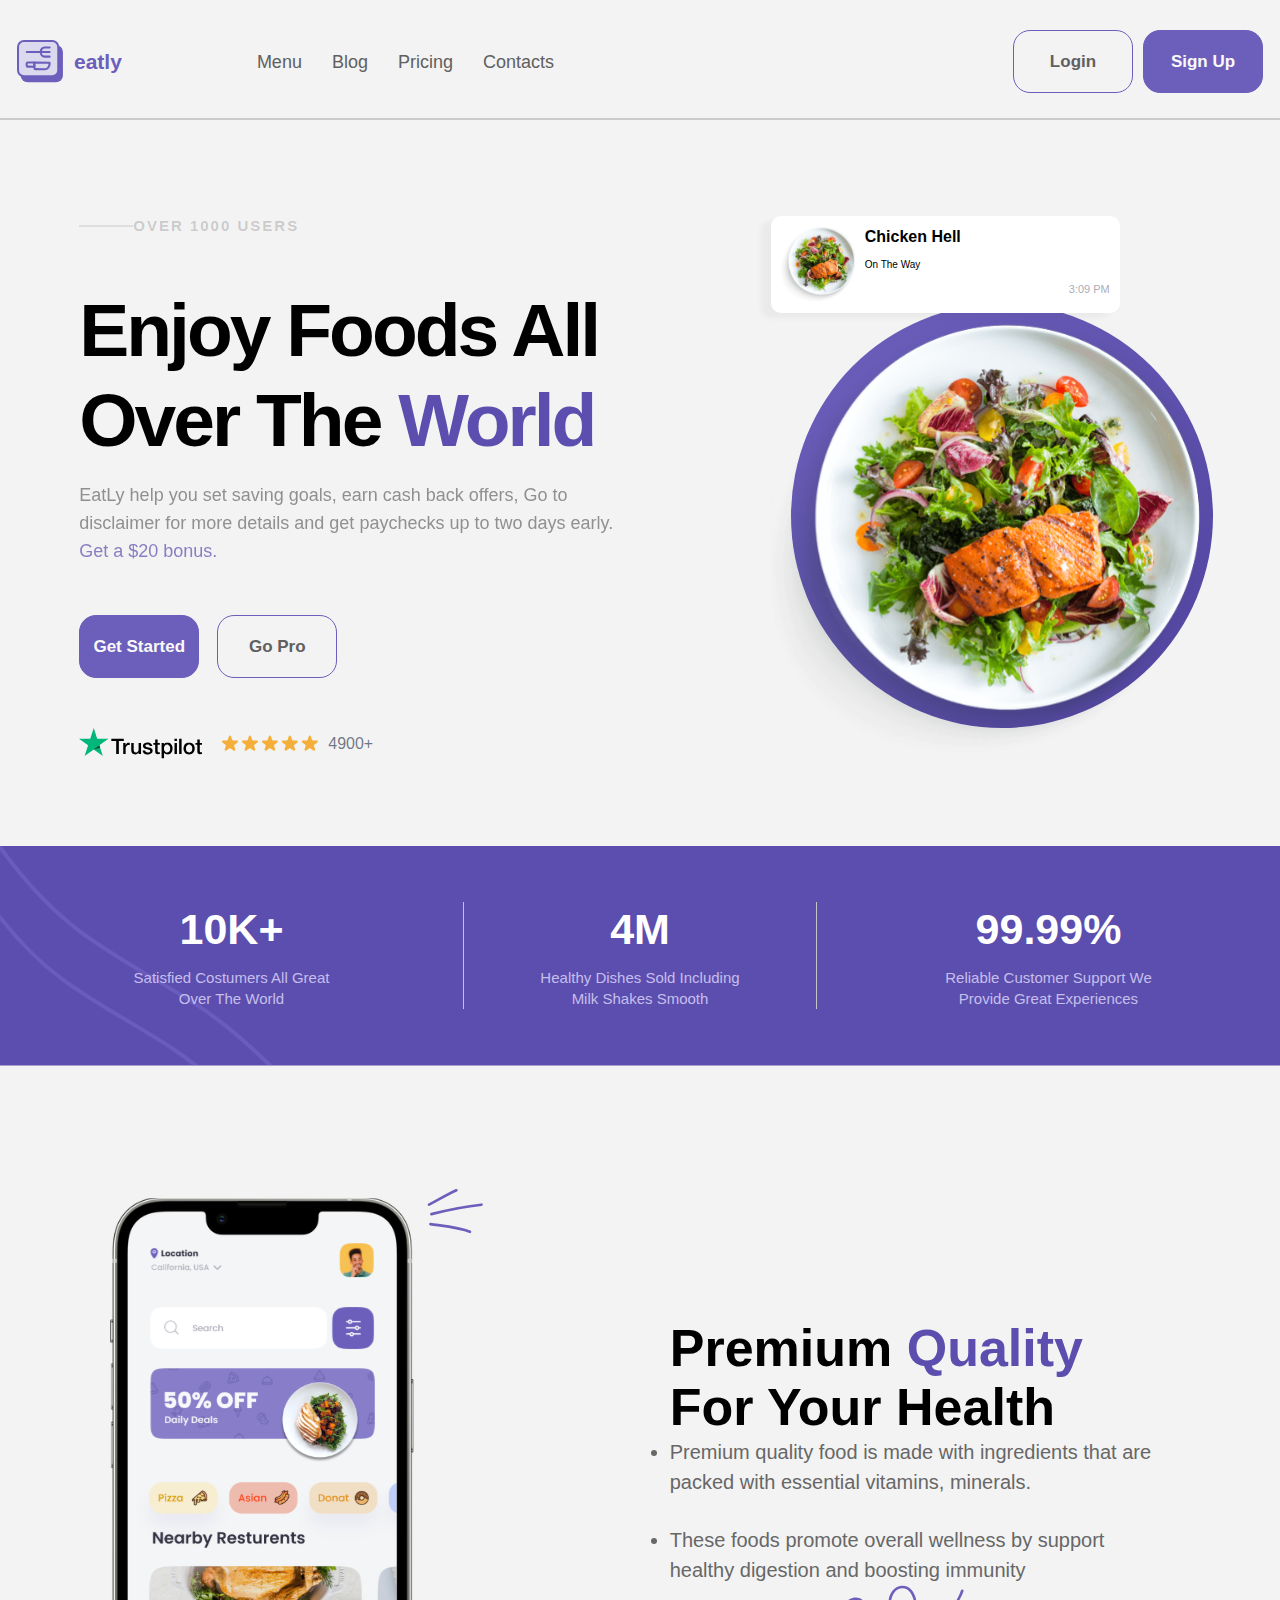
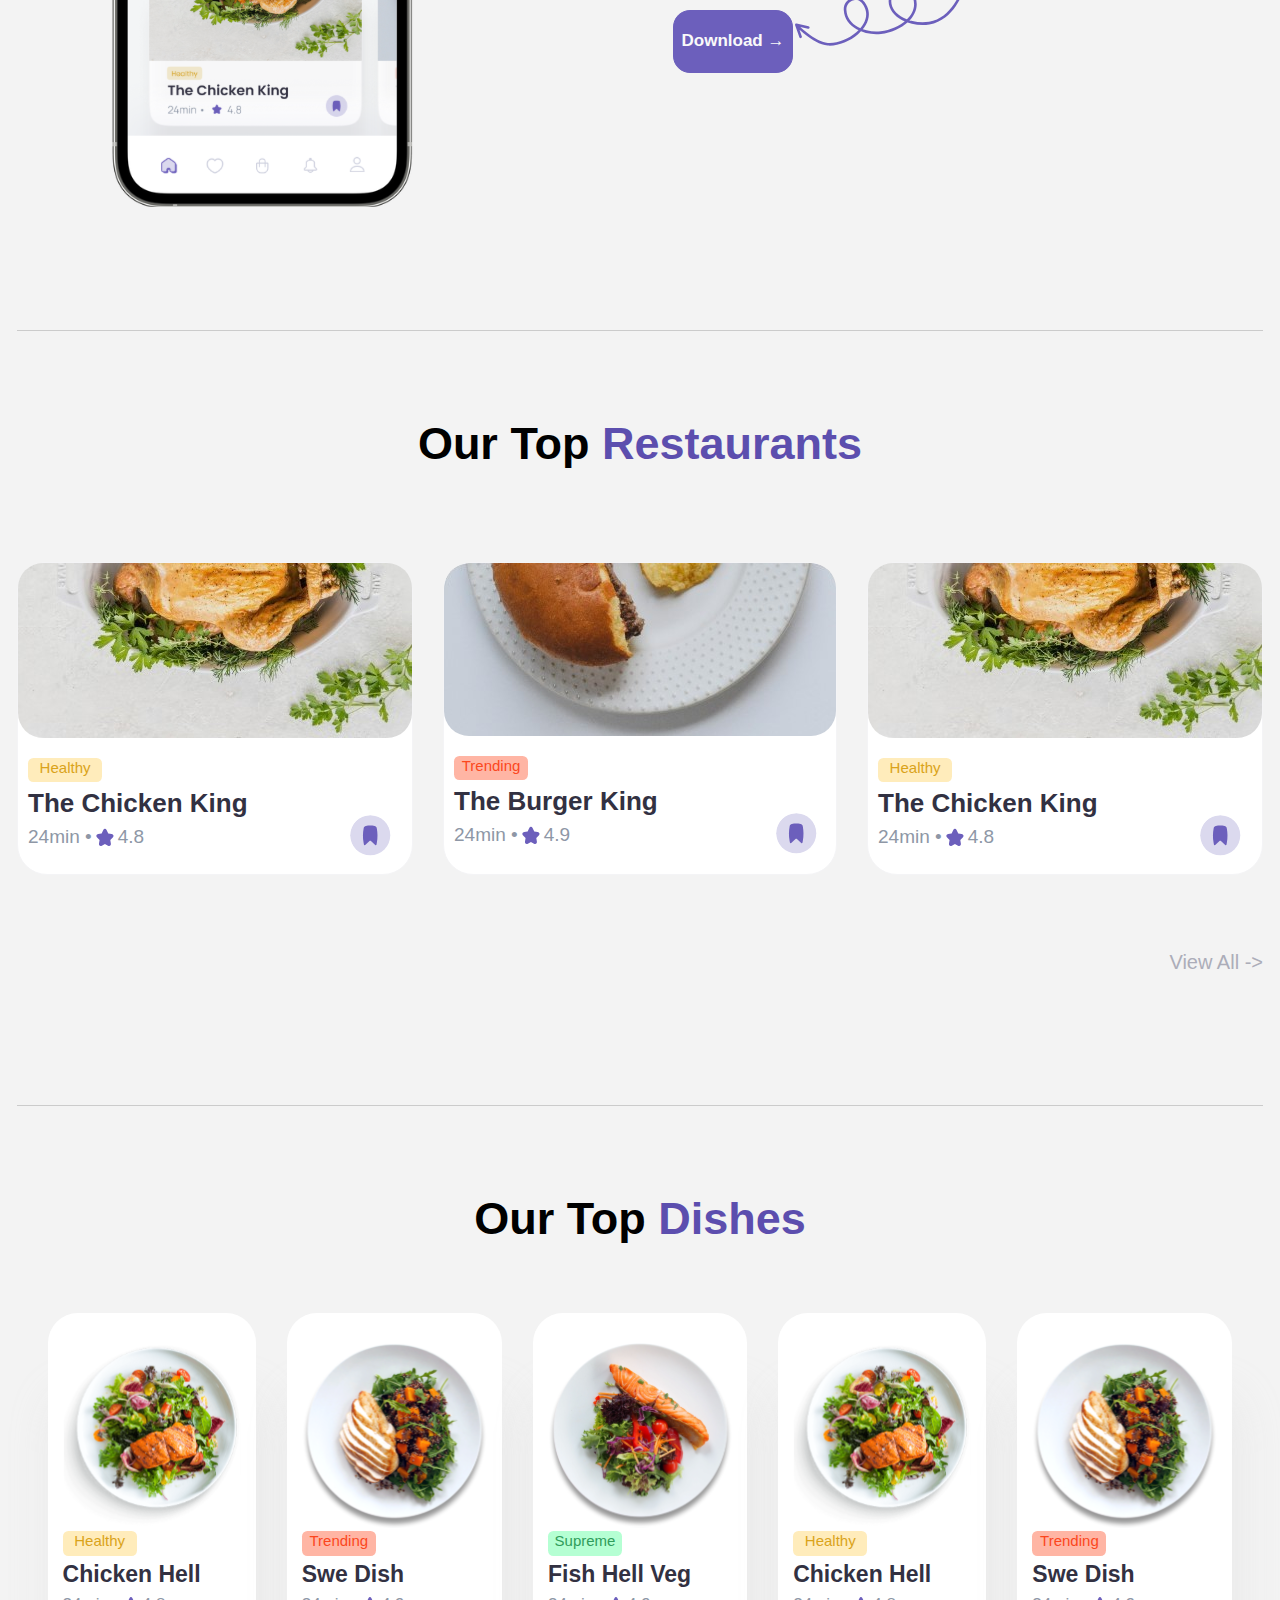
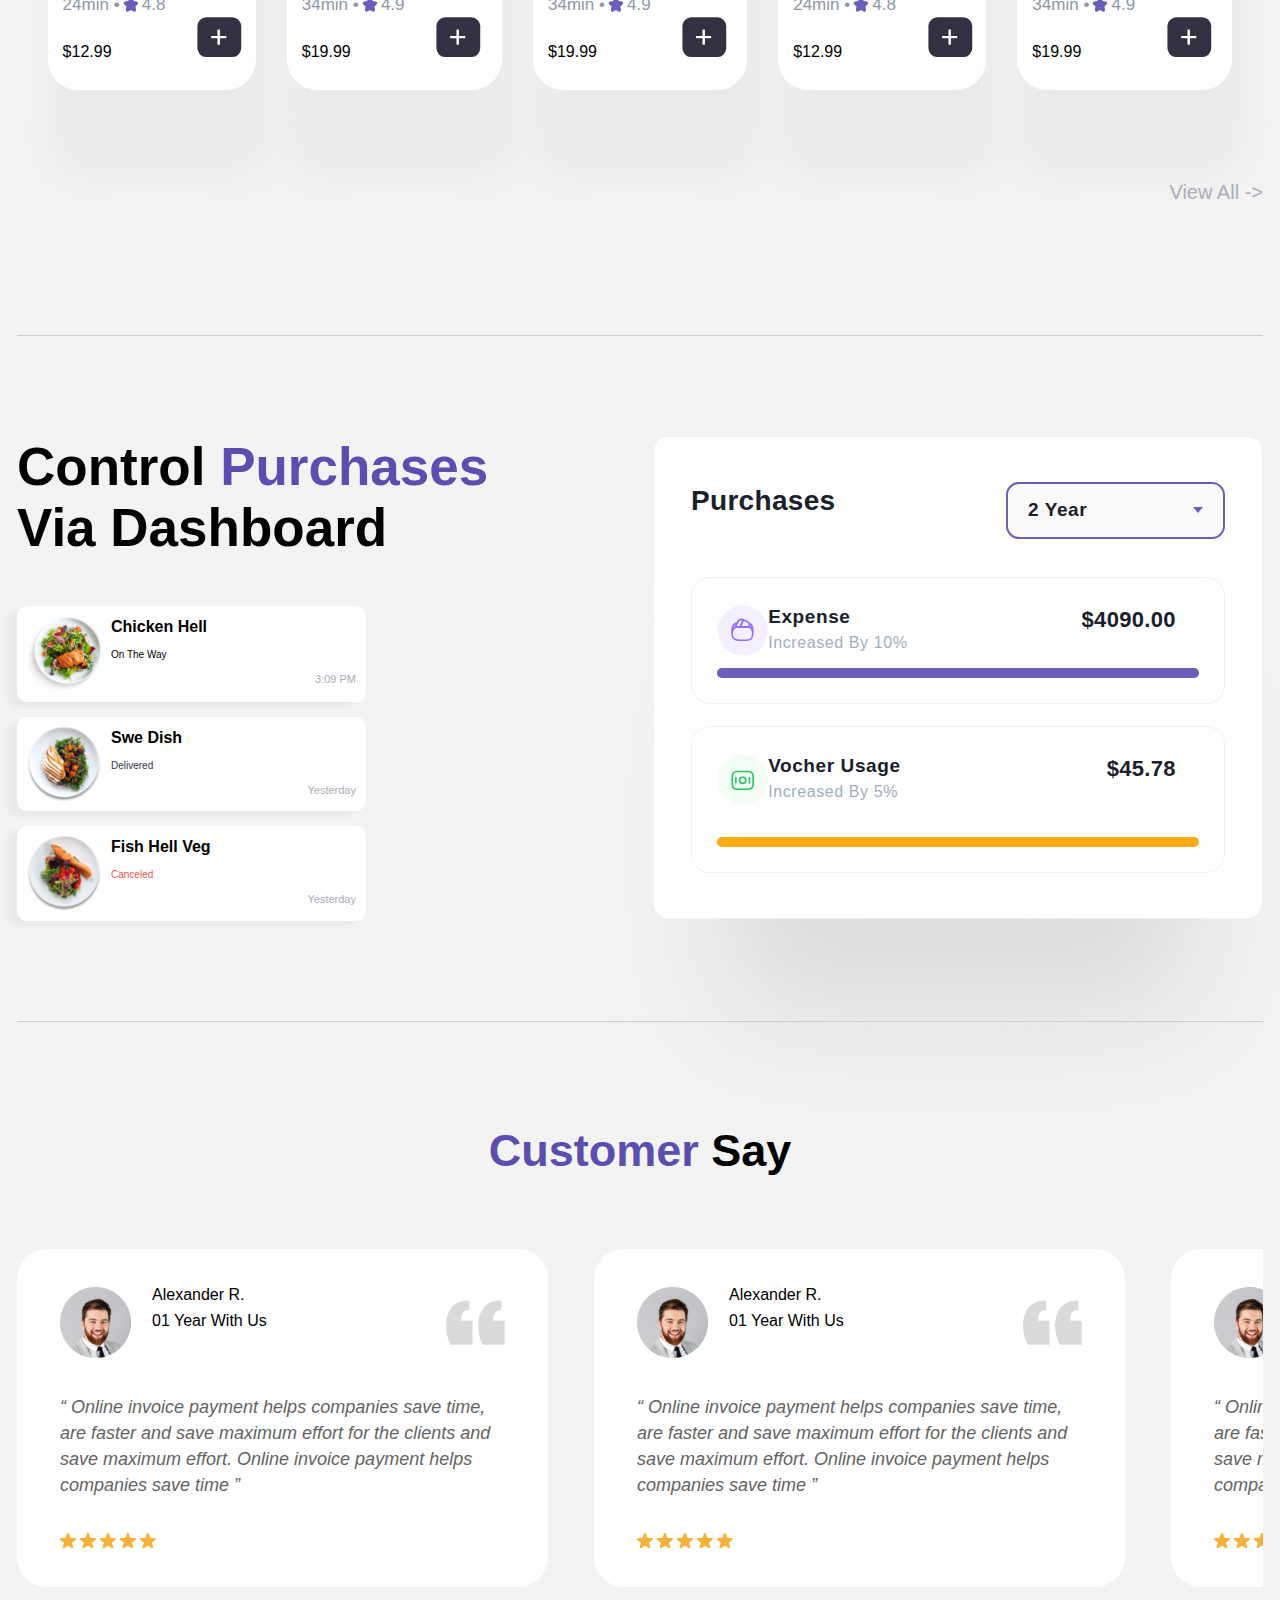
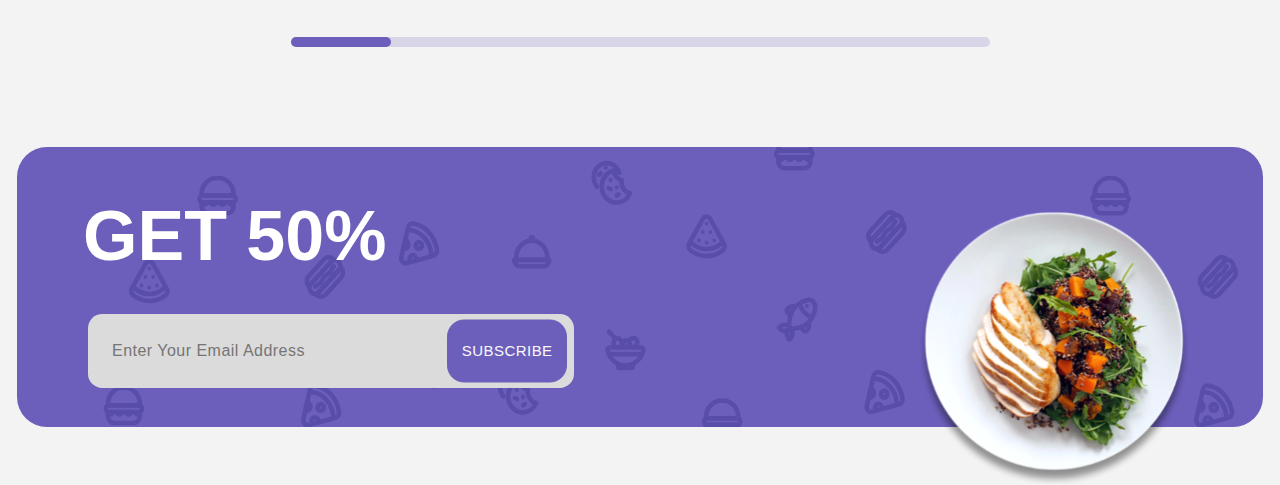
<file: firstProject/index.html>
<!DOCTYPE html>
<html lang="en">
  <head>
    <meta charset="UTF-8" />
    <meta name="viewport" content="width=device-width, initial-scale=1.0" />
    <title>Eatly</title>
    <link rel="stylesheet" href="/firstProject/css/reset.css" />
    <link rel="stylesheet" href="/firstProject/css/style.css" />
    <!-- <link
      href="https://fonts.googleapis.com/css2?family=Inter:wght@100..900&family=Josefin+Sans:wght@500;700&display=swap"
      rel="stylesheet"
    /> -->
  </head>

  <body>
    <header>
      <div class="header">
        <div class="container">
          <div class="header__inner">
            <a href="index.html" class="header__link">
              <div class="header__logo">
                <img src="/firstProject/images/Logo.svg" alt="eatlyLogo" />
                <span class="header__logo-text">eatly</span>
              </div>
            </a>
            <nav class="header__navigation">
              <ul class="header__navigation-buttons">
                <a href="menu.html" class="header__link">
                  <li>Menu</li>
                </a>

                <a href="blog.html" class="header__link">
                  <li>Blog</li>
                </a>

                <a href="#" class="header__link">
                  <li>Pricing</li>
                </a>

                <a href="#" class="header__link">
                  <li>Contacts</li>
                </a>
              </ul>
            </nav>
            <div class="header__registration">
              <a href="login.html" class="header__registration-link">
                <button class="header-button whiteButton">Login</button>
              </a>
              <a href="signup.html" class="header__registration-link">
                <button class="header-button purpleButton">Sign Up</button>
              </a>
            </div>
            <button class="header__burger">
              <span></span><span></span><span></span>
            </button>
          </div>
        </div>
      </div>
    </header>

    <section class="application">
      <div class="container">
        <div class="application__inner">
          <div class="application__left">
            <div class="application__left-title">
              <img src="/firstProject/images/Line 203.svg" alt="line203" />
              <span class="application__left-text">OVER 1000 USERS</span>
            </div>
            <div class="application__left-content">
              <h1 class="application__left-heading">
                Enjoy Foods All Over The <purple>World</purple>
              </h1>

              <span class="application__left-subtitle"
                >EatLy help you set saving goals, earn cash back offers, Go to
                disclaimer for more details and get paychecks up to two days
                early. <purple>Get a $20 bonus.</purple></span
              >
            </div>
            <div class="application__left-buttons">
              <button class="purpleButton">Get Started</button>
              <button class="whiteButton">Go Pro</button>
            </div>
            <div class="application__left-rating">
              <img
                src="/firstProject/images/trustpilot-1 1.svg"
                alt="greenStarLogo"
              />
              <img
                src="/firstProject/images/Star.svg"
                alt="fiveStars"
                id="rating_stars"
              />
              <span class="application__left-grade">4900+</span>
            </div>
          </div>

          <div class="application__right">
            <div class="application__right-card card">
              <img
                src="/firstProject/images/Food Image.svg"
                alt="smallPlate"
                id="smallPlate"
              />
              <div class="card-text">
                <span class="card-title">Chicken Hell</span>
                <span class="card-subtitle">On The Way</span>
                <span class="card-time">3:09 PM</span>
              </div>
            </div>
            <div class="application__right-picture">
              <img src="/firstProject/images/Food Image.svg" alt="bigPlate" />
              <img
                src="/firstProject/images/Ellipse 2038.svg"
                alt="purpleBackground"
                class="application__right-background"
              />
            </div>
          </div>
        </div>
      </div>
    </section>

    <section class="features">
      <div class="features__box">
        <div class="features__item">
          <h1 class="features__item-title">10K+</h1>
          <span class="features__item-subtitle"
            >Satisfied Costumers All Great Over The World
          </span>
        </div>
        <div class="features__item">
          <h1 class="features__item-title">4M</h1>
          <span class="features__item-subtitle"
            >Healthy Dishes Sold Including Milk Shakes Smooth</span
          >
        </div>
        <div class="features__item">
          <h1 class="features__item-title">99.99%</h1>
          <span class="features__item-subtitle"
            >Reliable Customer Support We Provide Great Experiences</span
          >
        </div>
      </div>
    </section>

    <section class="mobile">
      <div class="container">
        <div class="mobile__inner">
          <div class="mobile__left">
            <img src="/firstProject/images/Mobile.svg" alt="mobileApp" />
          </div>
          <div class="mobile__right">
            <h1 class="mobile__right-title">
              Premium <purple>Quality</purple> For Your Health
            </h1>
            <ul class="mobile__right-list">
              <li class="mobile__right-list-item">
                Premium quality food is made with ingredients that are packed
                with essential vitamins, minerals.
              </li>
              <li class="mobile__right-list-item">
                These foods promote overall wellness by support healthy
                digestion and boosting immunity
              </li>
            </ul>
            <div class="mobile__right-more">
              <button class="mobile__right-more-button purpleButton">
                Download →
              </button>
              <img
                src="/firstProject/images/Vector 14.svg"
                alt="vectorArrow"
                class="mobile__right-more-vector"
              />
            </div>
          </div>
        </div>
      </div>
    </section>

    <section class="restaurants">
      <div class="container">
        <div class="restaurants__header">
          <span class="restaurants__header-top"
            >Our Top <purple>Restaurants</purple></span
          >
        </div>

        <div class="restaurants__list">
          <div class="restaurants__list-item">
            <img
              src="/firstProject/images/Resturent Image.jpg"
              alt="chickenKing"
            />

            <div class="restaurants__list-information">
              <span class="restaurants__list-highlight healthy">Healthy</span>
              <span class="restaurants__list-name">The Chicken King</span>

              <div class="restaurants__list-details">
                <span class="restaurants__list-time">24min •</span>
                <img src="/firstProject/images/purpleStar.svg" alt="star" />
                <span class="restaurants__list-rating">4.8</span>
                <button class="restaurants__list-favorite-button favorite">
                  <img
                    src="/firstProject/images/Bookmark.svg"
                    alt="favorite button"
                    id="favoriteButton"
                  />
                </button>
              </div>
            </div>
          </div>

          <div class="restaurants__list-item">
            <img src="/firstProject/images/burgerKing.jpg" alt="burgerKing" />
            <div class="restaurants__list-information">
              <span class="restaurants__list-highlight trending">Trending</span>
              <span class="restaurants__list-name">The Burger King</span>

              <div class="restaurants__list-details">
                <span class="restaurants__list-time">24min •</span>
                <img src="/firstProject/images/purpleStar.svg" alt="star" />
                <span class="restaurants__list-rating">4.9</span>
                <button class="restaurants__list-favorite-button favorite">
                  <img
                    src="/firstProject/images/Bookmark.svg"
                    alt="favorite button"
                    id="favoriteButton"
                  />
                </button>
              </div>
            </div>
          </div>

          <div class="restaurants__list-item">
            <img
              src="/firstProject/images/Resturent Image.jpg"
              alt="chickenKing"
            />
            <div class="restaurants__list-information">
              <span class="restaurants__list-highlight healthy">Healthy</span>
              <span class="restaurants__list-name">The Chicken King</span>

              <div class="restaurants__list-details">
                <span class="restaurants__list-time">24min •</span>
                <img src="/firstProject/images/purpleStar.svg" alt="star" />
                <span class="restaurants__list-rating">4.8</span>
                <button class="restaurants__list-favorite-button favorite">
                  <img
                    src="/firstProject/images/Bookmark.svg"
                    alt="favorite button"
                    id="favoriteButton"
                  />
                </button>
              </div>
            </div>
          </div>
        </div>
        <div class="restaurants__bottom">
          <a href="#">
            <span class="restaurants__bottom-text"> View All -> </span>
          </a>
        </div>
      </div>
    </section>

    <section class="dishes">
      <div class="container">
        <div class="dishes__wrapper">
          <div class="dishes__header">
            <span class="dishes__title">Our Top <purple>Dishes</purple></span>
          </div>
          <div class="dishes__main">
            <div class="dishes__main-item">
              <img src="/firstProject/images/Food Image1.svg" alt="" />

              <div class="dishes__main-item-information">
                <span class="dishes__main-highlight highlight healthy"
                  >Healthy</span
                >
                <span class="dishes__main-item-name">Chicken Hell</span>
                <div class="dishes__details">
                  <span class="dishes__details-time">24min •</span>
                  <img src="/firstProject/images/purpleStar.svg" alt="star" />
                  <span class="dishes__details-rating">4.8</span>
                </div>
                <div class="dishes_item_bottom">
                  <span class="dishes_item_price">$12.99</span>
                  <button class="dishes-add-button">
                    <img src="/firstProject/images/Add.svg" alt="add button" />
                  </button>
                </div>
              </div>
            </div>

            <div class="dishes__main-item">
              <img src="/firstProject/images/Food Image2.svg" alt="" />

              <div class="dishes__main-item-information">
                <span class="dishes__main-highlight highlight trending"
                  >Trending</span
                >
                <span class="dishes__main-item-name">Swe Dish</span>
                <div class="dishes__details">
                  <span class="dishes__details-time">34min •</span>
                  <img src="/firstProject/images/purpleStar.svg" alt="star" />
                  <span class="dishes__details-rating">4.9</span>
                </div>
                <div class="dishes_item_bottom">
                  <span class="dishes_item_price">$19.99</span>
                  <button class="dishes-add-button">
                    <img src="/firstProject/images/Add.svg" alt="add button" />
                  </button>
                </div>
              </div>
            </div>

            <div class="dishes__main-item">
              <img src="/firstProject/images/Food Image3.svg" alt="" />

              <div class="dishes__main-item-information">
                <span class="dishes__main-highlight highlight supreme"
                  >Supreme</span
                >
                <span class="dishes__main-item-name">Fish Hell Veg</span>
                <div class="dishes__details">
                  <span class="dishes__details-time">34min •</span>
                  <img src="/firstProject/images/purpleStar.svg" alt="star" />
                  <span class="dishes__details-rating">4.9</span>
                </div>
                <div class="dishes_item_bottom">
                  <span class="dishes_item_price">$19.99</span>
                  <button class="dishes-add-button">
                    <img src="/firstProject/images/Add.svg" alt="add button" />
                  </button>
                </div>
              </div>
            </div>

            <div class="dishes__main-item">
              <img src="/firstProject/images/Food Image1.svg" alt="" />

              <div class="dishes__main-item-information">
                <span class="dishes__main-highlight highlight healthy"
                  >Healthy</span
                >
                <span class="dishes__main-item-name">Chicken Hell</span>
                <div class="dishes__details">
                  <span class="dishes__details-time">24min •</span>
                  <img src="/firstProject/images/purpleStar.svg" alt="star" />
                  <span class="dishes__details-rating">4.8</span>
                </div>
                <div class="dishes_item_bottom">
                  <span class="dishes_item_price">$12.99</span>
                  <button class="dishes-add-button">
                    <img src="/firstProject/images/Add.svg" alt="add button" />
                  </button>
                </div>
              </div>
            </div>

            <div class="dishes__main-item">
              <img src="/firstProject/images/Food Image2.svg" alt="" />

              <div class="dishes__main-item-information">
                <span class="dishes__main-highlight highlight trending"
                  >Trending</span
                >
                <span class="dishes__main-item-name">Swe Dish</span>
                <div class="dishes__details">
                  <span class="dishes__details-time">34min •</span>
                  <img src="/firstProject/images/purpleStar.svg" alt="star" />
                  <span class="dishes__details-rating">4.9</span>
                </div>
                <div class="dishes_item_bottom">
                  <span class="dishes_item_price">$19.99</span>
                  <button class="dishes-add-button">
                    <img src="/firstProject/images/Add.svg" alt="add button" />
                  </button>
                </div>
              </div>
            </div>
          </div>
          <div class="dishes__bottom">
            <a href="#">
              <span class="dishes__bottom-text"> View All -> </span>
            </a>
          </div>
        </div>
      </div>
    </section>

    <section class="purchase">
      <div class="container">
        <div class="purchase__wrapper">
          <div class="purchase__inner">
            <div class="purchase__left">
              <span class="purchase__left-text"
                >Control <purple>Purchases</purple> Via Dashboard</span
              >
              <div class="purchase__left-list">
                <div class="purchase__left-item">
                  <div class="purchase__left-card card">
                    <img
                      src="/firstProject/images/Food Image.svg"
                      alt="smallPlate"
                      id="smallPlate"
                    />
                    <div class="card-text">
                      <span class="card-title">Chicken Hell</span>
                      <span class="card-subtitle">On The Way</span>
                      <span class="card-time">3:09 PM</span>
                    </div>
                  </div>
                </div>

                <div class="purchase__left-item">
                  <div class="purchase__left-card card">
                    <img
                      src="/firstProject/images/Food Image2.svg"
                      alt="smallPlate"
                      id="smallPlate"
                    />
                    <div class="card-text">
                      <span class="card-title">Swe Dish</span>
                      <span class="card-subtitle delivered">Delivered</span>
                      <span class="card-time">Yesterday</span>
                    </div>
                  </div>
                </div>

                <div class="purchase__left-item">
                  <div class="purchase__left-card card">
                    <img
                      src="/firstProject/images/Food Image3.svg"
                      alt="smallPlate"
                      id="smallPlate"
                    />
                    <div class="card-text">
                      <span class="card-title">Fish Hell Veg</span>
                      <span class="card-subtitle canceled">Canceled</span>
                      <span class="card-time">Yesterday</span>
                    </div>
                  </div>
                </div>
              </div>
            </div>

            <div class="purchase__right">
              <div class="purchase__right-information">
                <div class="purchase__right-header">
                  <span class="purchase__right-title">Purchases</span>

                  <div class="purchase__right-dropdown dropdown">
                    <div class="purchase__right-select">
                      <span class="purchase__right-selected">2 Year</span>
                      <div class="purchase__right-caret"></div>
                    </div>
                    <ul class="purchase__right-menu">
                      <li>Week</li>
                      <li>Month</li>
                      <li>6 Months</li>
                      <li>Year</li>
                      <li class="purchase__right-active">2 Years</li>
                    </ul>
                  </div>
                </div>
                <div class="purchase__right-main">
                  <div class="purchase__item-wrapper">
                    <div class="purchase__item-information">
                      <img
                        src="/firstProject/images/purpleIcon.svg"
                        alt="purple icon"
                      />
                      <div class="purchase__item-text">
                        <span class="purchase__item-title">Expense</span>
                        <span class="purchase__item-subtitle"
                          >Increased By 10%</span
                        >
                      </div>
                      <div class="purchase__item-price">
                        <span class="purchase__item-price-text">$4090.00</span>
                      </div>
                    </div>
                    <div id="purple_form">
                      <div id="purple_fill"></div>
                    </div>
                  </div>

                  <div class="purchase__item-wrapper">
                    <div class="purchase__item-information">
                      <img
                        src="/firstProject/images/greenIcon.svg"
                        alt="green icon"
                      />
                      <div class="purchase__item-text">
                        <span class="purchase__item-title">Vocher Usage</span>
                        <span class="purchase__item-subtitle"
                          >Increased By 5%</span
                        >
                      </div>
                      <div class="purchase__item-price">
                        <span class="purchase__item-price-text">$45.78</span>
                      </div>
                    </div>
                    <div id="yellow_form">
                      <div id="yellow_fill"></div>
                    </div>
                  </div>
                </div>
              </div>
            </div>
          </div>
        </div>
      </div>
    </section>

    <section class="customer">
      <div class="container">
        <div class="customer__wrapper">
          <div class="customer__inner">
            <div class="customer__head">
              <span class="customer__head-title"
                ><purple>Customer</purple> Say</span
              >
            </div>
            <div class="customer__content">
              <div class="customer__content-list">
                <div class="customer__content-item item">
                  <div class="item__header">
                    <img
                      src="/firstProject/images/mujik.png"
                      alt="profile picture"
                    />
                    <div class="item__header-text">
                      <span class="item__header-title">Alexander R.</span>
                      <span class="item__header-subtitle"
                        >01 Year With Us
                      </span>
                    </div>
                    <img
                      class="item__header-quote"
                      src="/firstProject/images/quote.svg"
                      alt="quote"
                    />
                  </div>
                  <span class="item__text"
                    >“ Online invoice payment helps companies save time, are
                    faster and save maximum effort for the clients and save
                    maximum effort. Online invoice payment helps companies save
                    time ”</span
                  >
                  <img
                    class="item__img"
                    src="/firstProject/images/Star.svg"
                    alt="five stars"
                  />
                </div>

                <div class="customer__content-item item">
                  <div class="item__header">
                    <img
                      src="/firstProject/images/mujik.png"
                      alt="profile picture"
                    />
                    <div class="item__header-text">
                      <span class="item__header-title">Alexander R.</span>
                      <span class="item__header-subtitle"
                        >01 Year With Us
                      </span>
                    </div>
                    <img
                      class="item__header-quote"
                      src="/firstProject/images/quote.svg"
                      alt="quote"
                    />
                  </div>
                  <span class="item__text"
                    >“ Online invoice payment helps companies save time, are
                    faster and save maximum effort for the clients and save
                    maximum effort. Online invoice payment helps companies save
                    time ”</span
                  >
                  <img
                    class="item__img"
                    src="/firstProject/images/Star.svg"
                    alt="five stars"
                  />
                </div>

                <div class="customer__content-item item">
                  <div class="item__header">
                    <img
                      src="/firstProject/images/mujik.png"
                      alt="profile picture"
                    />
                    <div class="item__header-text">
                      <span class="item__header-title">Alexander R.</span>
                      <span class="item__header-subtitle"
                        >01 Year With Us
                      </span>
                    </div>
                    <img
                      class="item__header-quote"
                      src="/firstProject/images/quote.svg"
                      alt="quote"
                    />
                  </div>
                  <span class="item__text"
                    >“ Online invoice payment helps companies save time, are
                    faster and save maximum effort for the clients and save
                    maximum effort. Online invoice payment helps companies save
                    time ”</span
                  >
                  <img
                    class="item__img"
                    src="/firstProject/images/Star.svg"
                    alt="five stars"
                  />
                </div>

                <div class="customer__content-item item">
                  <div class="item__header">
                    <img
                      src="/firstProject/images/mujik.png"
                      alt="profile picture"
                    />
                    <div class="item__header-text">
                      <span class="item__header-title">Alexander R.</span>
                      <span class="item__header-subtitle"
                        >01 Year With Us
                      </span>
                    </div>
                    <img
                      class="item__header-quote"
                      src="/firstProject/images/quote.svg"
                      alt="quote"
                    />
                  </div>
                  <span class="item__text"
                    >“ Online invoice payment helps companies save time, are
                    faster and save maximum effort for the clients and save
                    maximum effort. Online invoice payment helps companies save
                    time ”</span
                  >
                  <img
                    class="item__img"
                    src="/firstProject/images/Star.svg"
                    alt="five stars"
                  />
                </div>

                <div class="customer__content-item item">
                  <div class="item__header">
                    <img
                      src="/firstProject/images/mujik.png"
                      alt="profile picture"
                    />
                    <div class="item__header-text">
                      <span class="item__header-title">Alexander R.</span>
                      <span class="item__header-subtitle"
                        >01 Year With Us
                      </span>
                    </div>
                    <img
                      class="item__header-quote"
                      src="/firstProject/images/quote.svg"
                      alt="quote"
                    />
                  </div>
                  <span class="item__text"
                    >“ Online invoice payment helps companies save time, are
                    faster and save maximum effort for the clients and save
                    maximum effort. Online invoice payment helps companies save
                    time ”</span
                  >
                  <img
                    class="item__img"
                    src="/firstProject/images/Star.svg"
                    alt="five stars"
                  />
                </div>

                <div class="customer__content-item item">
                  <div class="item__header">
                    <img
                      src="/firstProject/images/mujik.png"
                      alt="profile picture"
                    />
                    <div class="item__header-text">
                      <span class="item__header-title">Alexander R.</span>
                      <span class="item__header-subtitle"
                        >01 Year With Us
                      </span>
                    </div>
                    <img
                      class="item__header-quote"
                      src="/firstProject/images/quote.svg"
                      alt="quote"
                    />
                  </div>
                  <span class="item__text"
                    >“ Online invoice payment helps companies save time, are
                    faster and save maximum effort for the clients and save
                    maximum effort. Online invoice payment helps companies save
                    time ”</span
                  >
                  <img
                    class="item__img"
                    src="/firstProject/images/Star.svg"
                    alt="five stars"
                  />
                </div>

                <div class="customer__content-item item">
                  <div class="item__header">
                    <img
                      src="/firstProject/images/mujik.png"
                      alt="profile picture"
                    />
                    <div class="item__header-text">
                      <span class="item__header-title">Alexander R.</span>
                      <span class="item__header-subtitle">01 Year With </span>
                    </div>
                    <img
                      class="item__header-quote"
                      src="/firstProject/images/quote.svg"
                      alt="quote"
                    />
                  </div>
                  <span class="item__text"
                    >“ Online invoice payment helps companies save time, are
                    faster and save maximum effort for the clients and save
                    maximum effort. Online invoice payment helps companies save
                    time ”</span
                  >
                  <img
                    class="item__img"
                    src="/firstProject/images/Star.svg"
                    alt="five stars"
                  />
                </div>

                <div class="customer__content-item item">
                  <div class="item__header">
                    <img
                      src="/firstProject/images/mujik.png"
                      alt="profile picture"
                    />
                    <div class="item__header-text">
                      <span class="item__header-title">Alexander R.</span>
                      <span class="item__header-subtitle"
                        >01 Year With Us
                      </span>
                    </div>
                    <img
                      class="item__header-quote"
                      src="/firstProject/images/quote.svg"
                      alt="quote"
                    />
                  </div>
                  <span class="item__text"
                    >“ Online invoice payment helps companies save time, are
                    faster and save maximum effort for the clients and save
                    maximum effort. Online invoice payment helps companies save
                    time ”</span
                  >
                  <img
                    class="item__img"
                    src="/firstProject/images/Star.svg"
                    alt="five stars"
                  />
                </div>
              </div>

              <div class="inner__content-slider slider">
                <div class="slider__form">
                  <div class="slider__scroll"></div>
                </div>
              </div>
            </div>
          </div>
        </div>
      </div>
    </section>

    <section class="subscribe">
      <div class="container">
        <div class="subscribe__inner">
          <div class="subscribe__content">
            <span class="subscribe__content-text">GET 50%</span>
            <div class="subscribe__input-wrapper">
              <input type="text" placeholder="Enter Your Email Address" />
              <button class="subscribe__content-button purpleButton">
                SUBSCRIBE
              </button>
            </div>
            <img
              class="subscribe__content-img"
              src="/firstProject/images/Food Image2.svg"
              alt=""
            />
          </div>
        </div>
      </div>
    </section>

    <!-- <footer class="footer">
      <div class="container">
        <div class="footer__wrapper">
          <div class="footer__top">
            <a href="index.html" class="header__link">
              <div class="footer__top__logo header__logo">
                <img src="/firstProject/images/Logo.svg" alt="logo" />
                <nav class="logo-eatly header__logo-text">eatly</nav>
              </div>
            </a>
            <nav class="footer__top__navigation">
              <ul class="footer__top-buttons">
                <a href="blog.html" class="header__link"><li>Blog</li></a
                ><a href="#" class="header__link"><li>Pricing</li></a
                ><a href="#" class="header__link"
                  ><li></li>
                  About Us</a
                ><a href="#" class="header__link"
                  ><li></li>
                  Contacts</a
                >
              </ul>
            </nav>
          </div>
          <div class="footer__bot">
            <span class="footer__bot-copyright"
              >© 2023 EATLY All Rights Reserved.</span
            >
            <nav class="footer__bot__navigation">
              <ul class="footer__bot-buttons">
                <a href="#" class="footer__link">
                  <img src="/firstProject/images/inst logo.svg" alt="" /></a
                ><a href="#" class="footer__link">
                  <img src="/firstProject/images/in logo.svg" alt="" /></a
                ><a href="#" class="footer__link">
                  <img src="/firstProject/images/facebook logo.svg" alt="" /></a
                ><a href="#" class="footer__link">
                  <img src="/firstProject/images/twitter logo.svg" alt="" />
                </a>
              </ul>
            </nav>
          </div>
        </div>
      </div>
    </footer> -->

    <div class="notification">
      <div class="notification-content">
        <h3>You have added a restaurant to your favorite</h3>
      </div>
    </div>
  </body>

  <script src="/firstProject/indexJS/favorite notification.js"></script>
  <script src="/firstProject/indexJS/slider.js"></script>
  <script src="/firstProject/indexJS/dropDown.js"></script>
  <script src="/firstProject/burger.js"></script>
</html>
</file>
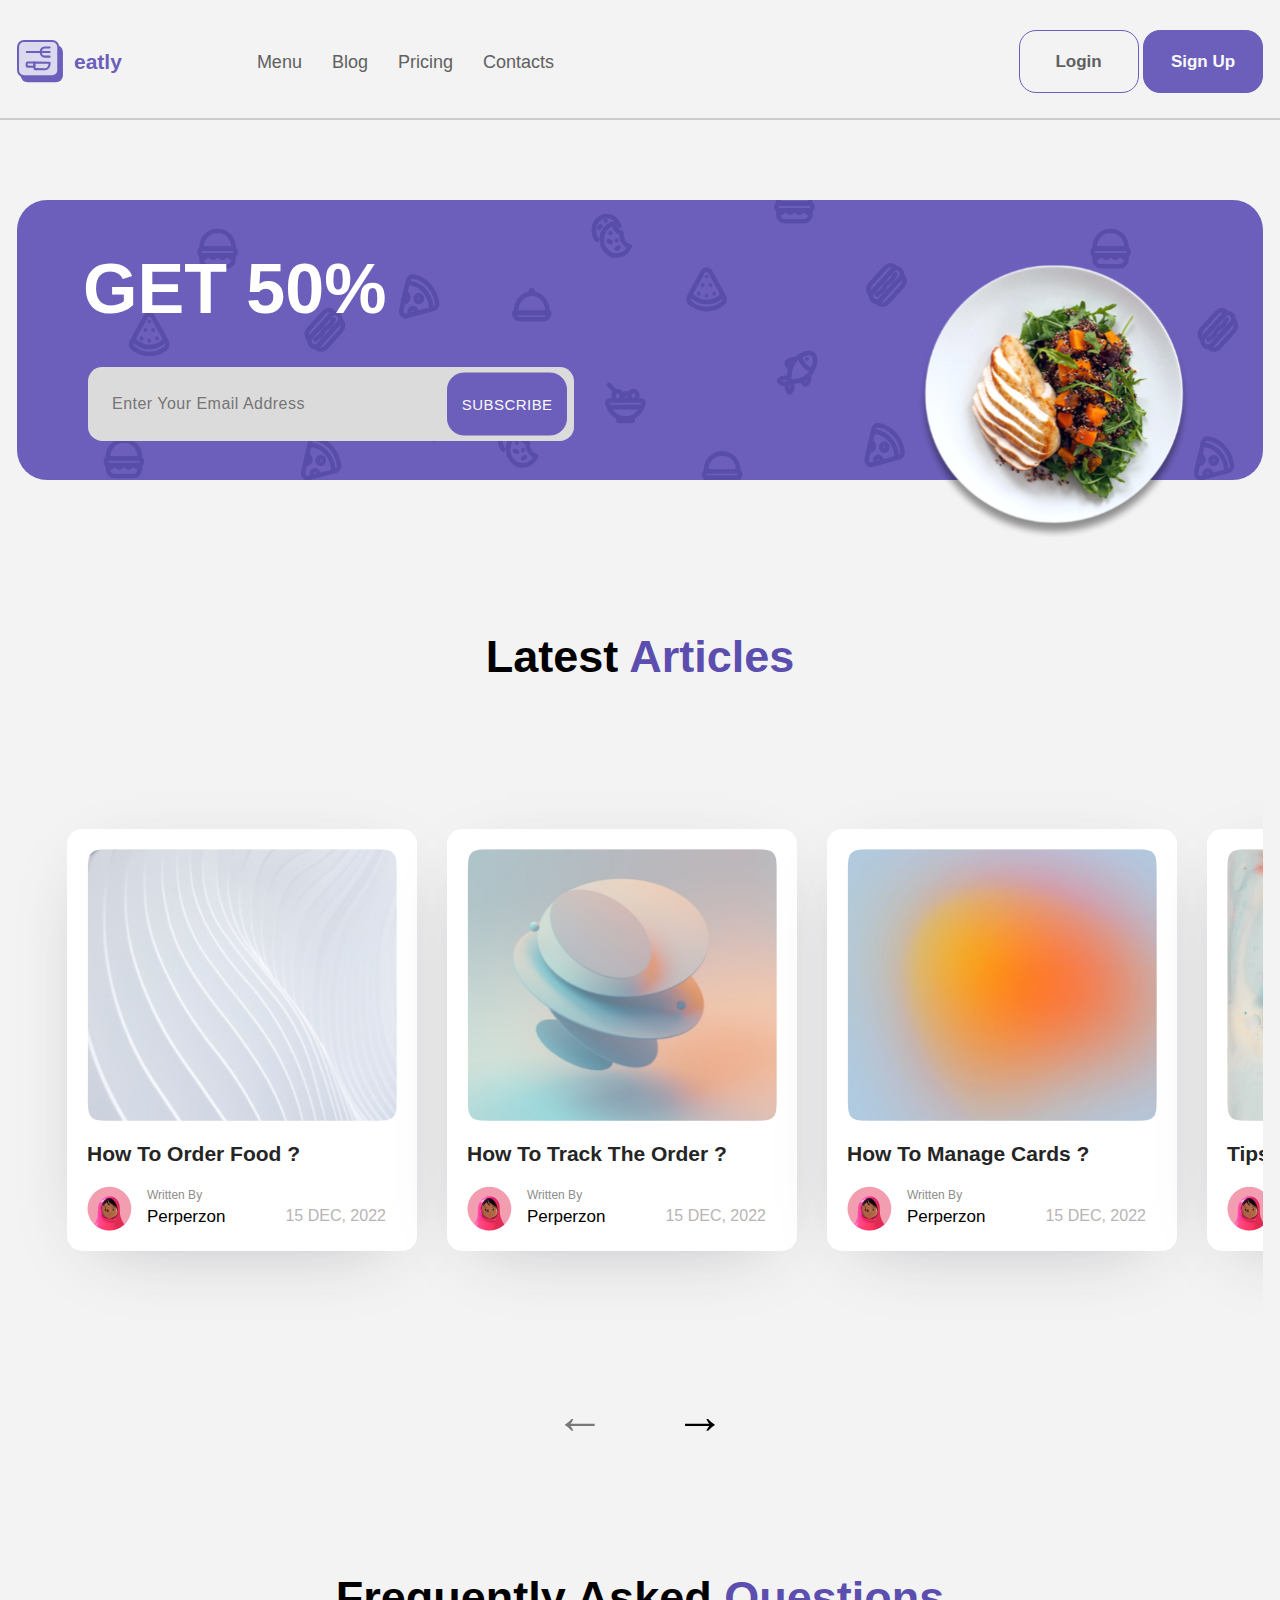
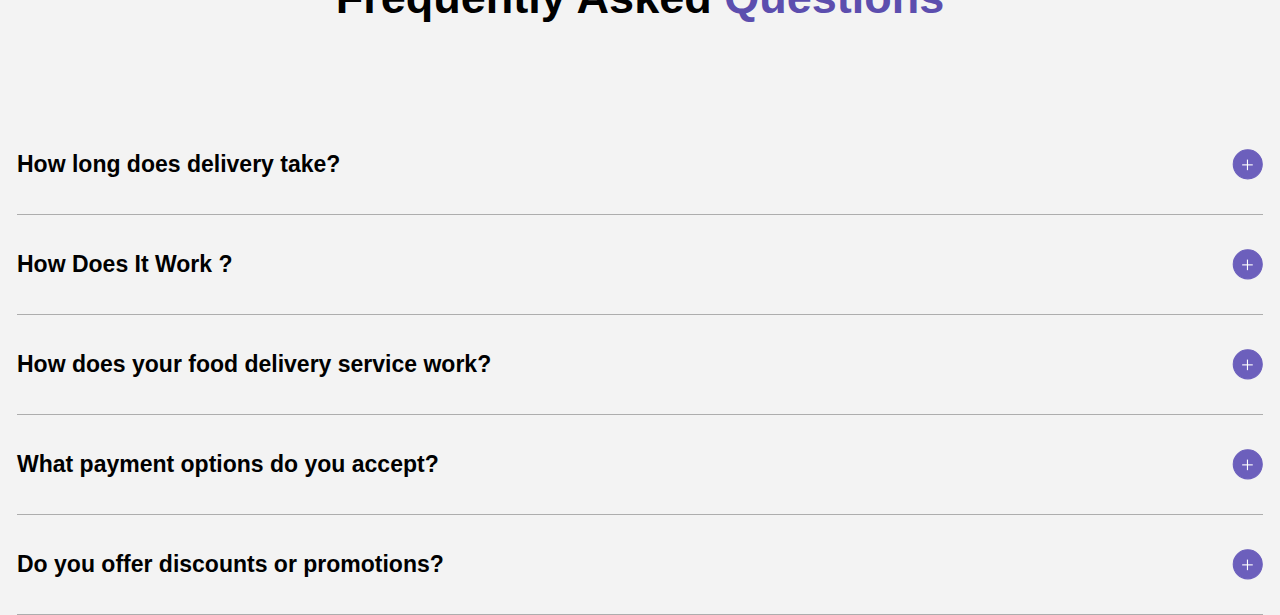
<file: firstProject/blog.html>
<!DOCTYPE html>
<html lang="en">
  <head>
    <meta charset="UTF-8" />
    <meta name="viewport" content="width=device-width, initial-scale=1.0" />
    <title>Eatly</title>
    <link rel="stylesheet" href="/firstProject/css/reset.css" />
    <link rel="stylesheet" href="/firstProject/css/blog/blog.css" />
    <!-- <link
      href="https://fonts.googleapis.com/css2?family=Inter:wght@100..900&family=Josefin+Sans:wght@500;700&display=swap"
      rel="stylesheet"
    /> -->
  </head>
  <body>
    <header>
      <div class="header">
        <div class="container">
          <div class="header__inner">
            <a href="index.html" class="header__link">
              <div class="header__logo">
                <img src="/firstProject/images/Logo.svg" alt="eatlyLogo" />
                <span class="header__logo-text">eatly</span>
              </div>
            </a>
            <nav class="header__navigation">
              <ul class="header__navigation-buttons">
                <a href="menu.html" class="header__link">
                  <li>Menu</li>
                </a>

                <a href="blog.html" class="header__link">
                  <li>Blog</li>
                </a>

                <a href="#" class="header__link">
                  <li>Pricing</li>
                </a>

                <a href="#" class="header__link">
                  <li>Contacts</li>
                </a>
              </ul>
            </nav>
            <div class="header__registration">
              <a href="login.html" class="header__registration-link">
                <button class="whiteButton header-button">Login</button>
              </a>
              <a href="signup.html" class="header__registration-link">
                <button class="purpleButton header-button">Sign Up</button>
              </a>
            </div>
            <button class="header__burger">
              <span></span><span></span><span></span>
            </button>
          </div>
        </div>
      </div>
    </header>

    <section class="subscribe">
      <div class="container">
        <div class="subscribe__inner">
          <div class="subscribe__content">
            <span class="subscribe__content-text">GET 50%</span>
            <div class="subscribe__input-wrapper">
              <input type="text" placeholder="Enter Your Email Address" />
              <button class="subscribe__content-button purpleButton">
                SUBSCRIBE
              </button>
            </div>
            <img
              class="subscribe__content-img"
              src="/firstProject/images/Food Image2.svg"
              alt=""
            />
          </div>
        </div>
      </div>
    </section>

    <section class="articles">
      <div class="container">
        <div class="articles__wrapper">
          <div class="articles__head">
            <span class="articles-title"
              >Latest <purple>Articles</purple>
            </span>
          </div>

          <div class="articles__main">
            <div class="articles__main-item">
              <img src="/firstProject/blog images/Image.png" alt="" />
              <span class="articles__main-title">How To Order Food ?</span>
              <div class="articles__main-subtitle">
                <img src="/firstProject/blog images/Ellipse 28.png" alt="" />
                <ul class="articles__main-information">
                  <li>Written By</li>
                  <li>Perperzon</li>
                </ul>
                <span class="articles__main-date">15 DEC, 2022</span>
              </div>
            </div>

            <div class="articles__main-item">
              <img src="/firstProject/blog images/Image (1).png" alt="" />
              <span class="articles__main-title">How To Track The Order ?</span>
              <div class="articles__main-subtitle">
                <img src="/firstProject/blog images/Ellipse 28.png" alt="" />
                <ul class="articles__main-information">
                  <li>Written By</li>
                  <li>Perperzon</li>
                </ul>
                <span class="articles__main-date">15 DEC, 2022</span>
              </div>
            </div>

            <div class="articles__main-item">
              <img src="/firstProject/blog images/Image (2).png" alt="" />
              <span class="articles__main-title">How To Manage Cards ?</span>
              <div class="articles__main-subtitle">
                <img src="/firstProject/blog images/Ellipse 28.png" alt="" />
                <ul class="articles__main-information">
                  <li>Written By</li>
                  <li>Perperzon</li>
                </ul>
                <span class="articles__main-date">15 DEC, 2022</span>
              </div>
            </div>

            <div class="articles__main-item">
              <img src="/firstProject/blog images/Image (3).png" alt="" />
              <span class="articles__main-title"
                >Tips & Tricks For Business</span
              >
              <div class="articles__main-subtitle">
                <img src="/firstProject/blog images/Ellipse 28.png" alt="" />
                <ul class="articles__main-information">
                  <li>Written By</li>
                  <li>Perperzon</li>
                </ul>
                <span class="articles__main-date">15 DEC, 2022</span>
              </div>
            </div>

            <div class="articles__main-item">
              <img src="/firstProject/blog images/Image (4).png" alt="" />
              <span class="articles__main-title">How To Control Money ?</span>
              <div class="articles__main-subtitle">
                <img src="/firstProject/blog images/Ellipse 28.png" alt="" />
                <ul class="articles__main-information">
                  <li>Written By</li>
                  <li>Perperzon</li>
                </ul>
                <span class="articles__main-date">15 DEC, 2022</span>
              </div>
            </div>

            <div class="articles__main-item">
              <img src="/firstProject/blog images/Image (5).png" alt="" />
              <span class="articles__main-title">Top 5 Business Ideas</span>
              <div class="articles__main-subtitle">
                <img src="/firstProject/blog images/Ellipse 28.png" alt="" />
                <ul class="articles__main-information">
                  <li>Written By</li>
                  <li>Perperzon</li>
                </ul>
                <span class="articles__main-date">15 DEC, 2022</span>
              </div>
            </div>

            <div class="articles__main-item">
              <img src="/firstProject/blog images/Image.png" alt="" />
              <span class="articles__main-title">How To Order Food ?</span>
              <div class="articles__main-subtitle">
                <img src="/firstProject/blog images/Ellipse 28.png" alt="" />
                <ul class="articles__main-information">
                  <li>Written By</li>
                  <li>Perperzon</li>
                </ul>
                <span class="articles__main-date">15 DEC, 2022</span>
              </div>
            </div>
          </div>

          <div class="articles__bottom">
            <p id="leftArrow">←</p>
            <p id="rightArrow">→</p>
          </div>
        </div>
      </div>
    </section>

    <section class="questions">
      <div class="container">
        <div class="questions__wrapper">
          <div class="questions__title">
            <span class="questions__title-text">
              Frequently Asked <purple>Questions</purple>
            </span>
          </div>

          <div class="questions__content">
            <ul class="questions__list">
              <div class="questions__list-wrapper">
                <li class="questions__list-item">
                  How long does delivery take?

                  <img
                    src="/firstProject/menu images/Plus.svg"
                    alt="plus"
                    id="plus"
                  />
                </li>
                <span class="questions__list-hiddentext"
                  >You Can Get Information By Contacting Our Support Team Have
                  24/7 Service. What’s The Difference Between Free And Paid Plan
                  ?</span
                >
              </div>

              <div class="questions__list-wrapper">
                <li class="questions__list-item">
                  How Does It Work ?

                  <img
                    src="/firstProject/menu images/Plus.svg"
                    alt="plus"
                    id="plus"
                  />
                </li>
                <span class="questions__list-hiddentext"
                  >You Can Get Information By Contacting Our Support Team Have
                  24/7 Service. What’s The Difference Between Free And Paid Plan
                  ?</span
                >
              </div>

              <div class="questions__list-wrapper">
                <li class="questions__list-item">
                  How does your food delivery service work?

                  <img
                    src="/firstProject/menu images/Plus.svg"
                    alt="plus"
                    id="plus"
                  />
                </li>
                <span class="questions__list-hiddentext"
                  >You Can Get Information By Contacting Our Support Team Have
                  24/7 Service. What’s The Difference Between Free And Paid Plan
                  ?</span
                >
              </div>

              <div class="questions__list-wrapper">
                <li class="questions__list-item">
                  What payment options do you accept?

                  <img
                    src="/firstProject/menu images/Plus.svg"
                    alt="plus"
                    id="plus"
                  />
                </li>
                <span class="questions__list-hiddentext"
                  >You Can Get Information By Contacting Our Support Team Have
                  24/7 Service. What’s The Difference Between Free And Paid Plan
                  ?</span
                >
              </div>

              <div class="questions__list-wrapper">
                <li class="questions__list-item">
                  Do you offer discounts or promotions?

                  <img
                    src="/firstProject/menu images/Plus.svg"
                    alt="plus"
                    id="plus"
                  />
                </li>
                <span class="questions__list-hiddentext"
                  >You Can Get Information By Contacting Our Support Team Have
                  24/7 Service. What’s The Difference Between Free And Paid Plan
                  ?</span
                >
              </div>
            </ul>
          </div>
        </div>
      </div>
    </section>

    <!-- <footer class="footer">
      <div class="container">
        <div class="footer__wrapper">
          <div class="footer__top">
            <a href="index.html" class="header__link">
              <div class="footer__top__logo header__logo">
                <img src="/firstProject/images/Logo.svg" alt="logo" />
                <nav class="logo-eatly header__logo-text">eatly</nav>
              </div>
            </a>
            <nav class="footer__top__navigation">
              <ul class="footer__top-buttons">
                <a href="blog.html" class="header__link"><li>Blog</li></a
                ><a href="#" class="header__link"><li>Pricing</li></a
                ><a href="#" class="header__link"
                  ><li></li>
                  About Us</a
                ><a href="#" class="header__link"
                  ><li></li>
                  Contacts</a
                >
              </ul>
            </nav>
          </div>
          <div class="footer__bot">
            <span class="footer__bot-copyright"
              >© 2023 EATLY All Rights Reserved.</span
            >
            <nav class="footer__bot__navigation">
              <ul class="footer__bot-buttons">
                <a href="#" class="footer__link">
                  <img src="/firstProject/images/inst logo.svg" alt="" /></a
                ><a href="#" class="footer__link">
                  <img src="/firstProject/images/in logo.svg" alt="" /></a
                ><a href="#" class="footer__link">
                  <img src="/firstProject/images/facebook logo.svg" alt="" /></a
                ><a href="#" class="footer__link">
                  <img src="/firstProject/images/twitter logo.svg" alt="" />
                </a>
              </ul>
            </nav>
          </div>
        </div>
      </div>
    </footer> -->
  </body>
  <script src="/firstProject/blogJS/gallery.js"></script>
  <script src="/firstProject/blogJS/dropdown.js"></script>
  <script src="/firstProject/burger.js"></script>
</html>
</file>
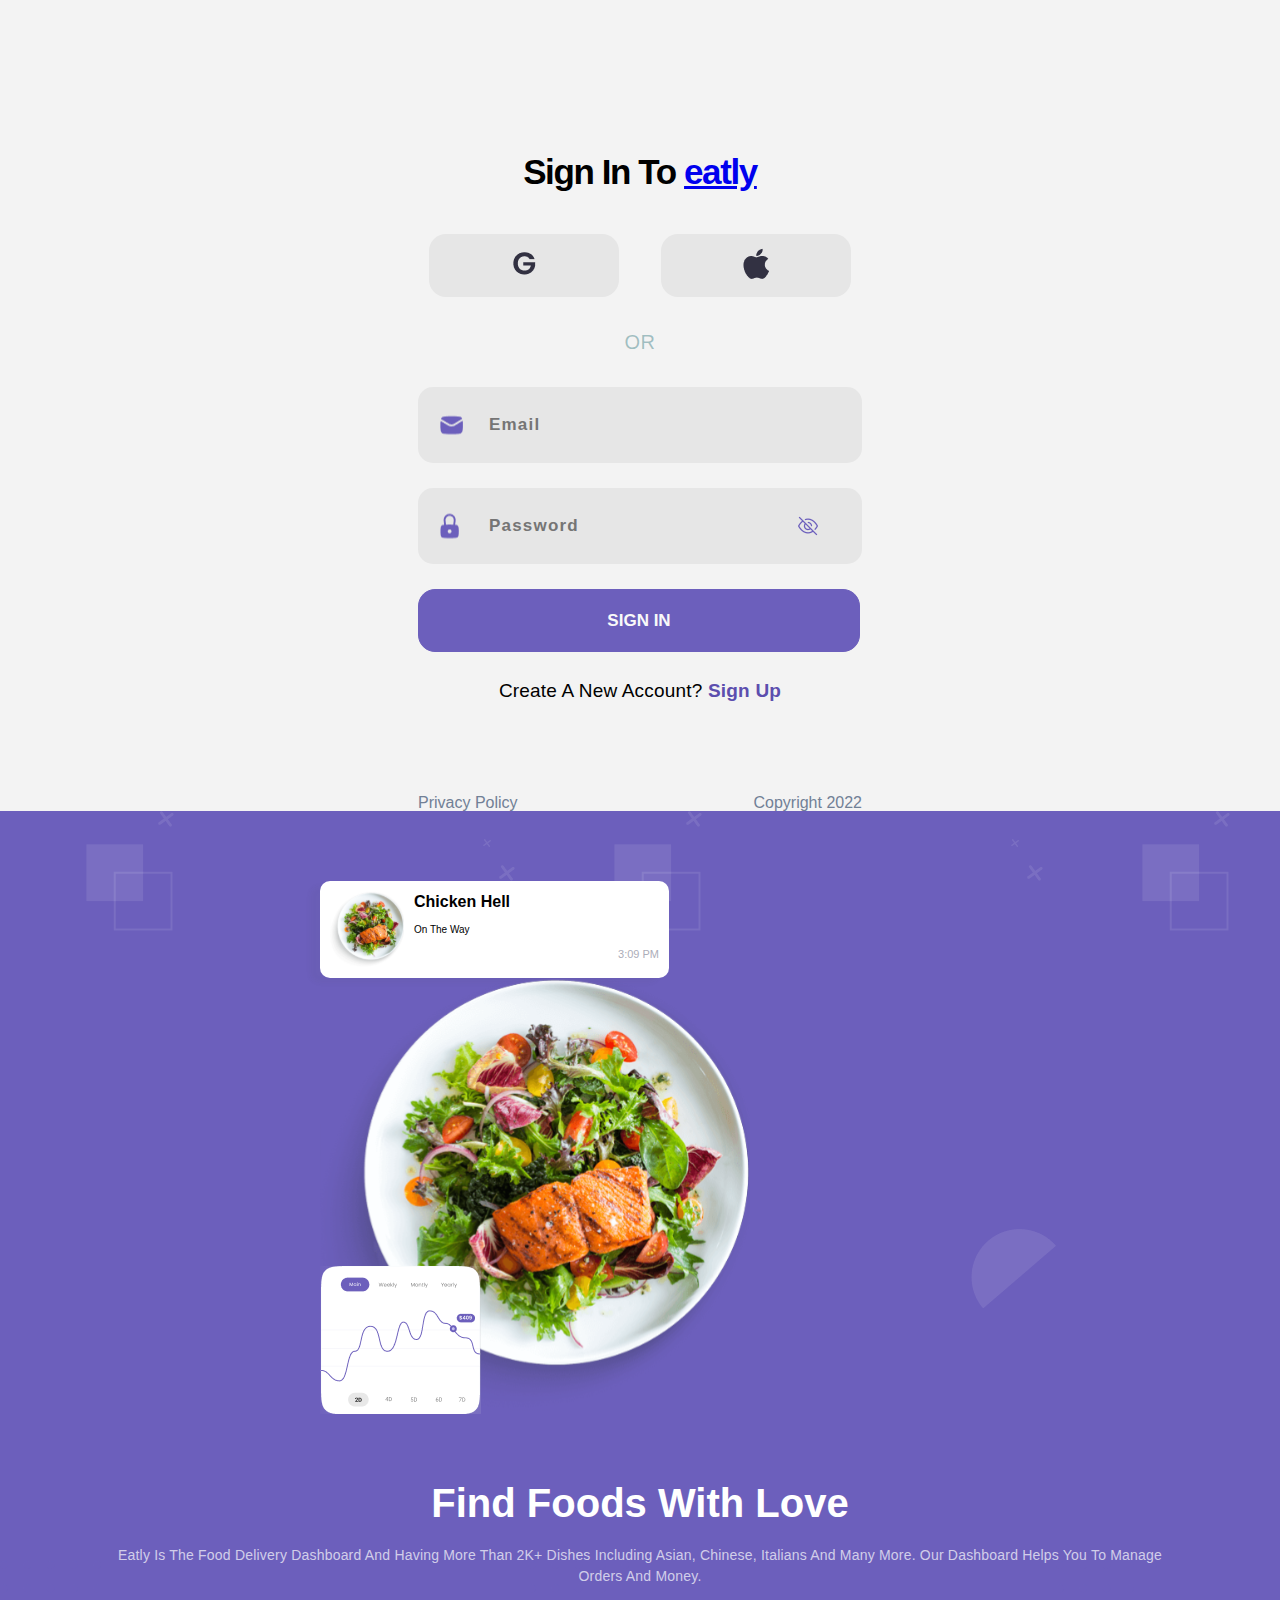
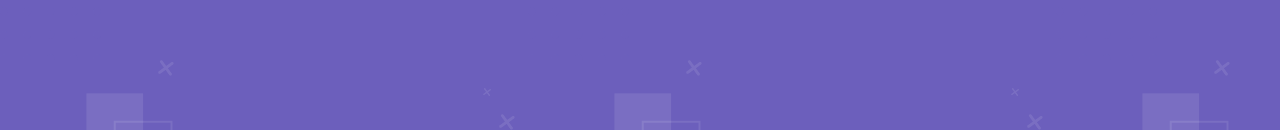
<file: firstProject/login.html>
<!DOCTYPE html>
<html lang="en">
  <head>
    <meta charset="UTF-8" />
    <meta name="viewport" content="width=device-width, initial-scale=1.0" />
    <title>Eatly</title>
    <link rel="stylesheet" href="/firstProject/css/reset.css" />
    <link rel="stylesheet" href="/firstProject/css/login/login.css" />
    <link rel="preconnect" href="https://fonts.googleapis.com" />
    <link rel="preconnect" href="https://fonts.gstatic.com" crossorigin />
    <!-- <link
      href="https://fonts.googleapis.com/css2?family=Inter:wght@100..900&display=swap"
      rel="stylesheet"
    /> -->
  </head>
</html>

<body>
  <body>
    <section class="login">
      <div class="login__inner">
        <div class="left">
          <div class="left__wrapper">
            <div class="left__title">
              <span class="left__title-text"
                >Sign In To <a href="index.html">eatly</a></span
              >
            </div>

            <div class="left__socials">
              <button class="left__google">
                <img src="/firstProject/signup images/G.png" alt="" />
              </button>
              <button class="left__apple">
                <img src="/firstProject/signup images/apple.png" alt="" />
              </button>
            </div>

            <div class="left__subtitle">
              <span class="left__subtitle">OR</span>
            </div>

            <div class="left__fields">
              <div class="left__email">
                <input
                  type="text"
                  placeholder="Email"
                  name="email"
                  id="email"
                />

                <img
                  src="/firstProject/signup images/email.png"
                  alt="emailPic"
                  id="emailPic"
                />
              </div>

              <div class="left__password">
                <input
                  type="password"
                  placeholder="Password"
                  name="password"
                  id="password"
                />
                <img
                  src="/firstProject/signup images/password.png"
                  alt="passwordPic"
                  id="passwordPic"
                />
                <img
                  src="/firstProject/signup images/icons8-показать-20.png"
                  alt=""
                  id="passwordShow"
                  class="hide"
                />
                <img
                  src="/firstProject/signup images/icons8-спрятать-20.png"
                  alt=""
                  id="passwordHide"
                />
              </div>
            </div>

            <div class="left__signup">
              <button class="left__signup-button purpleButton">SIGN IN</button>
            </div>

            <div class="left__text">
              <span class="left__text"
                >Create A New Account?
                <a href="signup.html"><purple>Sign Up</purple></a></span
              >
            </div>

            <div class="left__bottom">
              <span class="left__bottom-text">Privacy Policy</span>
              <span class="left__bottom-text">Copyright 2022</span>
            </div>
          </div>
        </div>

        <div class="right">
          <div class="right__wrapper">
            <div class="right__content">
              <div class="right__images">
                <div class="right__card card">
                  <img
                    src="/firstProject/images/Food Image.svg"
                    alt="smallPlate"
                  />
                  <div class="card-text">
                    <span class="card-title">Chicken Hell</span>
                    <span class="card-subtitle">On The Way</span>
                    <span class="card-time">3:09 PM</span>
                  </div>
                </div>

                <img
                  src="/firstProject/images/Food Image.svg"
                  alt="smallPlate"
                  id="plate"
                />

                <img
                  src="/firstProject/signup images/Group 34385.png"
                  alt=""
                  id="graphic"
                />
              </div>

              <div class="right__text">
                <span class="right__text-title">Find Foods With Love </span>
                <span class="right__text-subtitle"
                  >Eatly Is The Food Delivery Dashboard And Having More Than 2K+
                  Dishes Including Asian, Chinese, Italians And Many More. Our
                  Dashboard Helps You To Manage Orders And Money.</span
                >
              </div>
            </div>
          </div>
        </div>
      </div>
    </section>
  </body>
  <script src="/firstProject/loginJS/password hider.js"></script>
</body>
</file>
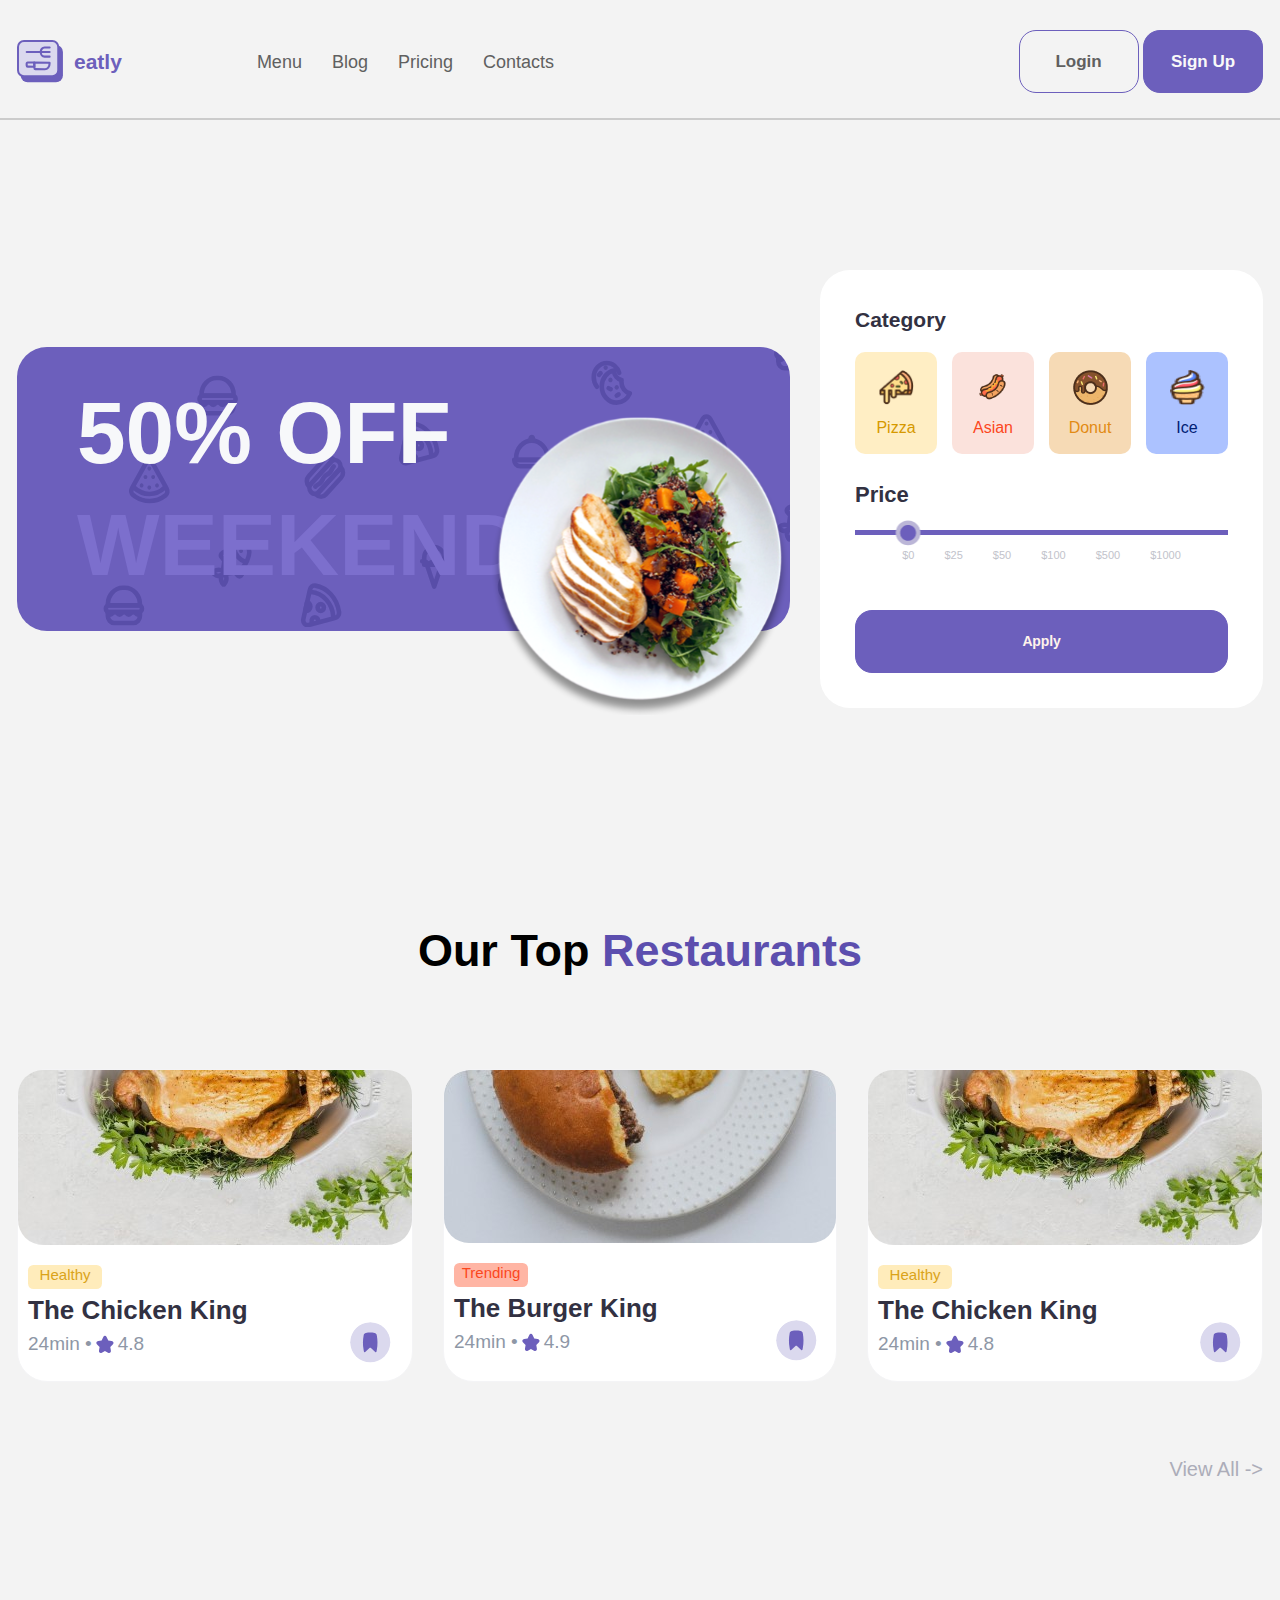
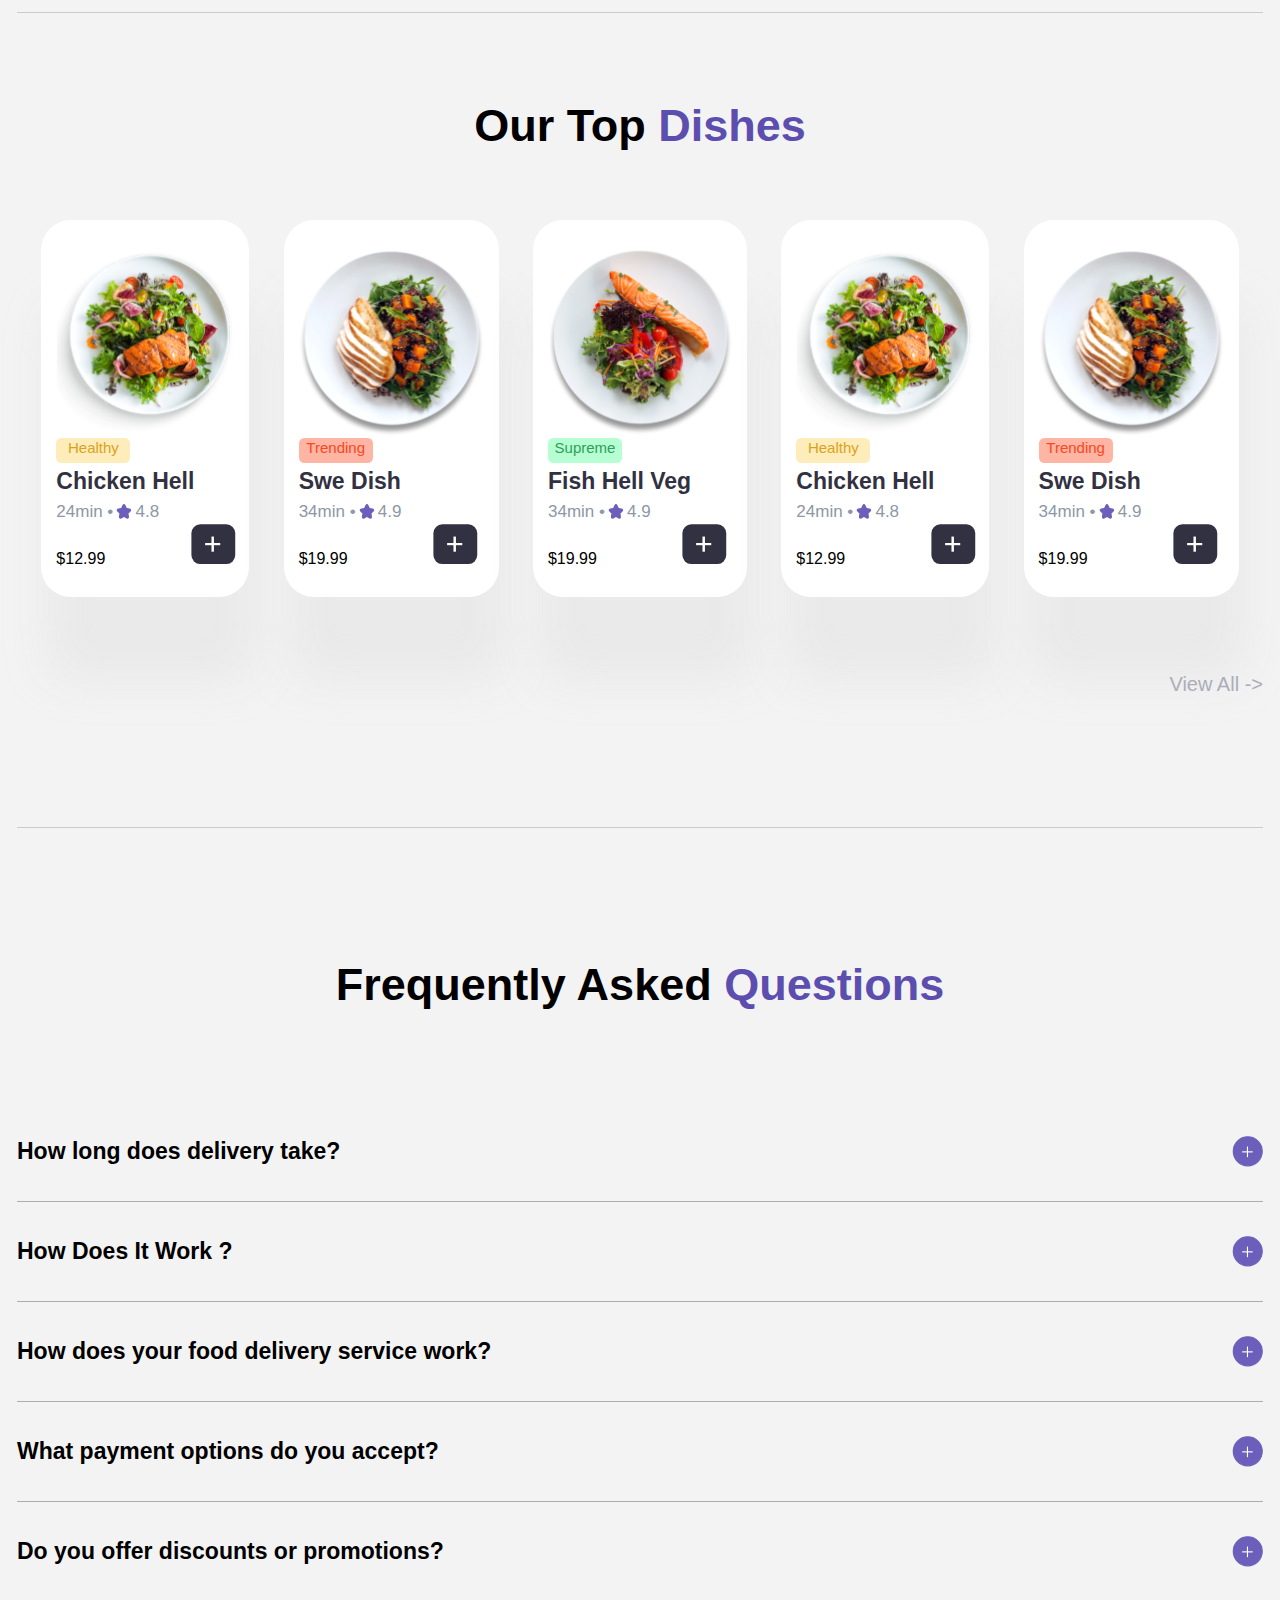
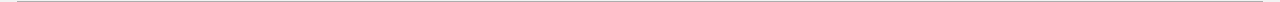
<file: firstProject/menu.html>
<!DOCTYPE html>
<html lang="en">
  <head>
    <meta charset="UTF-8" />
    <meta name="viewport" content="width=device-width, initial-scale=1.0" />
    <title>Eatly</title>
    <link rel="stylesheet" href="/firstProject/css/reset.css" />
    <link rel="stylesheet" href="/firstProject/css/menu/menu.css" />
    <!-- <link
      href="https://fonts.googleapis.com/css2?family=Inter:wght@100..900&family=Josefin+Sans:wght@500;700&display=swap"
      rel="stylesheet"
    /> -->
  </head>
  <body>
    <header>
      <div class="header">
        <div class="container">
          <div class="header__inner">
            <a href="index.html" class="header__link">
              <div class="header__logo">
                <img src="/firstProject/images/Logo.svg" alt="eatlyLogo" />
                <span class="header__logo-text">eatly</span>
              </div>
            </a>
            <nav class="header__navigation">
              <ul class="header__navigation-buttons">
                <a href="menu.html" class="header__link">
                  <li>Menu</li>
                </a>

                <a href="blog.html" class="header__link">
                  <li>Blog</li>
                </a>

                <a href="#" class="header__link">
                  <li>Pricing</li>
                </a>

                <a href="#" class="header__link">
                  <li>Contacts</li>
                </a>
              </ul>
            </nav>
            <div class="header__registration">
              <a href="login.html" class="header__registration-link">
                <button class="whiteButton header-button">Login</button>
              </a>
              <a href="signup.html" class="header__registration-link">
                <button class="purpleButton header-button">Sign Up</button>
              </a>
            </div>
            <button class="header__burger">
              <span></span><span></span><span></span>
            </button>
          </div>
        </div>
      </div>
    </header>

    <section class="weekend">
      <div class="container">
        <div class="weekend__wrapper">
          <div class="weekend__inner">
            <div class="weekend__left">
              <div class="weekend__content">
                <span class="weekend__content-text">50% OFF</span>
                <span class="weekend__content-grey">WEEKEND</span>
                <img
                  class="weekend__content-img"
                  src="/firstProject/images/Food Image2.svg"
                  alt=""
                />
              </div>
            </div>

            <div class="weekend__right">
              <div class="weekend__category">
                <span class="weekend__category-text">Category</span>
                <div class="weekend__category-list">
                  <div class="weekend__category-item pizza">
                    <img src="/firstProject/menu images/Pizza.png" alt="" />
                    <span class="weekend__category-name">Pizza</span>
                  </div>

                  <div class="weekend__category-item asian">
                    <img src="/firstProject/menu images/Hotdog.png" alt="" />
                    <span class="weekend__category-name">Asian</span>
                  </div>

                  <div class="weekend__category-item donut">
                    <img src="/firstProject/menu images/Doughnut.png" alt="" />
                    <span class="weekend__category-name">Donut</span>
                  </div>

                  <div class="weekend__category-item ice">
                    <img src="/firstProject/menu images/Icecream.png" alt="" />
                    <span class="weekend__category-name">Ice</span>
                  </div>
                </div>
              </div>

              <div class="weekend__price">
                <span class="weekend__price-text">Price</span>
                <div class="weekend__form">
                  <img
                    src="/firstProject/menu images/slider.png"
                    id="slider"
                    alt="slider"
                  />
                </div>

                <ul class="weekend__price-options">
                  <li>$0</li>
                  <li>$25</li>
                  <li>$50</li>
                  <li>$100</li>
                  <li>$500</li>
                  <li>$1000</li>
                </ul>
              </div>
              <button class="weekend__price-button purpleButton">Apply</button>
            </div>
          </div>
        </div>
      </div>
    </section>

    <section class="restaurants">
      <div class="container">
        <div class="restaurants__header">
          <span class="restaurants__header-top"
            >Our Top <purple>Restaurants</purple></span
          >
        </div>

        <div class="restaurants__list">
          <div class="restaurants__list-item">
            <img
              src="/firstProject/images/Resturent Image.jpg"
              alt="chickenKing"
            />

            <div class="restaurants__list-information">
              <span class="restaurants__list-highlight healthy">Healthy</span>
              <span class="restaurants__list-name">The Chicken King</span>

              <div class="restaurants__list-details">
                <span class="restaurants__list-time">24min •</span>
                <img src="/firstProject/images/purpleStar.svg" alt="star" />
                <span class="restaurants__list-rating">4.8</span>
                <button class="restaurants__list-favorite-button favorite">
                  <img
                    src="/firstProject/images/Bookmark.svg"
                    alt="favorite button"
                  />
                </button>
              </div>
            </div>
          </div>

          <div class="restaurants__list-item">
            <img src="/firstProject/images/burgerKing.jpg" alt="burgerKing" />
            <div class="restaurants__list-information">
              <span class="restaurants__list-highlight trending">Trending</span>
              <span class="restaurants__list-name">The Burger King</span>

              <div class="restaurants__list-details">
                <span class="restaurants__list-time">24min •</span>
                <img src="/firstProject/images/purpleStar.svg" alt="star" />
                <span class="restaurants__list-rating">4.9</span>
                <button class="restaurants__list-favorite-button favorite">
                  <img
                    src="/firstProject/images/Bookmark.svg"
                    alt="favorite button"
                  />
                </button>
              </div>
            </div>
          </div>

          <div class="restaurants__list-item">
            <img
              src="/firstProject/images/Resturent Image.jpg"
              alt="chickenKing"
            />
            <div class="restaurants__list-information">
              <span class="restaurants__list-highlight healthy">Healthy</span>
              <span class="restaurants__list-name">The Chicken King</span>

              <div class="restaurants__list-details">
                <span class="restaurants__list-time">24min •</span>
                <img src="/firstProject/images/purpleStar.svg" alt="star" />
                <span class="restaurants__list-rating">4.8</span>
                <button class="restaurants__list-favorite-button favorite">
                  <img
                    src="/firstProject/images/Bookmark.svg"
                    alt="favorite button"
                  />
                </button>
              </div>
            </div>
          </div>
        </div>
        <div class="restaurants__bottom">
          <a href="#">
            <span class="restaurants__bottom-text"> View All -> </span>
          </a>
        </div>
      </div>
    </section>

    <section class="dishes">
      <div class="container">
        <div class="dishes__wrapper">
          <div class="dishes__header">
            <span class="dishes__title">Our Top <purple>Dishes</purple></span>
          </div>
          <div class="dishes__main">
            <div class="dishes__main-item">
              <img src="/firstProject/images/Food Image1.svg" alt="" />

              <div class="dishes__main-item-information">
                <span class="dishes__main-highlight highlight healthy"
                  >Healthy</span
                >
                <span class="dishes__main-item-name">Chicken Hell</span>
                <div class="dishes__details">
                  <span class="dishes__details-time">24min •</span>
                  <img src="/firstProject/images/purpleStar.svg" alt="star" />
                  <span class="dishes__details-rating">4.8</span>
                </div>
                <div class="dishes_item_bottom">
                  <span class="dishes_item_price">$12.99</span>
                  <button class="dishes-add-button">
                    <img src="/firstProject/images/Add.svg" alt="add button" />
                  </button>
                </div>
              </div>
            </div>

            <div class="dishes__main-item">
              <img src="/firstProject/images/Food Image2.svg" alt="" />

              <div class="dishes__main-item-information">
                <span class="dishes__main-highlight highlight trending"
                  >Trending</span
                >
                <span class="dishes__main-item-name">Swe Dish</span>
                <div class="dishes__details">
                  <span class="dishes__details-time">34min •</span>
                  <img src="/firstProject/images/purpleStar.svg" alt="star" />
                  <span class="dishes__details-rating">4.9</span>
                </div>
                <div class="dishes_item_bottom">
                  <span class="dishes_item_price">$19.99</span>
                  <button class="dishes-add-button">
                    <img src="/firstProject/images/Add.svg" alt="add button" />
                  </button>
                </div>
              </div>
            </div>

            <div class="dishes__main-item">
              <img src="/firstProject/images/Food Image3.svg" alt="" />

              <div class="dishes__main-item-information">
                <span class="dishes__main-highlight highlight supreme"
                  >Supreme</span
                >
                <span class="dishes__main-item-name">Fish Hell Veg</span>
                <div class="dishes__details">
                  <span class="dishes__details-time">34min •</span>
                  <img src="/firstProject/images/purpleStar.svg" alt="star" />
                  <span class="dishes__details-rating">4.9</span>
                </div>
                <div class="dishes_item_bottom">
                  <span class="dishes_item_price">$19.99</span>
                  <button class="dishes-add-button">
                    <img src="/firstProject/images/Add.svg" alt="add button" />
                  </button>
                </div>
              </div>
            </div>

            <div class="dishes__main-item">
              <img src="/firstProject/images/Food Image1.svg" alt="" />

              <div class="dishes__main-item-information">
                <span class="dishes__main-highlight highlight healthy"
                  >Healthy</span
                >
                <span class="dishes__main-item-name">Chicken Hell</span>
                <div class="dishes__details">
                  <span class="dishes__details-time">24min •</span>
                  <img src="/firstProject/images/purpleStar.svg" alt="star" />
                  <span class="dishes__details-rating">4.8</span>
                </div>
                <div class="dishes_item_bottom">
                  <span class="dishes_item_price">$12.99</span>
                  <button class="dishes-add-button">
                    <img src="/firstProject/images/Add.svg" alt="add button" />
                  </button>
                </div>
              </div>
            </div>

            <div class="dishes__main-item">
              <img src="/firstProject/images/Food Image2.svg" alt="" />

              <div class="dishes__main-item-information">
                <span class="dishes__main-highlight highlight trending"
                  >Trending</span
                >
                <span class="dishes__main-item-name">Swe Dish</span>
                <div class="dishes__details">
                  <span class="dishes__details-time">34min •</span>
                  <img src="/firstProject/images/purpleStar.svg" alt="star" />
                  <span class="dishes__details-rating">4.9</span>
                </div>
                <div class="dishes_item_bottom">
                  <span class="dishes_item_price">$19.99</span>
                  <button class="dishes-add-button">
                    <img src="/firstProject/images/Add.svg" alt="add button" />
                  </button>
                </div>
              </div>
            </div>
          </div>
          <div class="dishes__bottom">
            <a href="#">
              <span class="dishes__bottom-text"> View All -> </span>
            </a>
          </div>
        </div>
      </div>
    </section>

    <section class="questions">
      <div class="container">
        <div class="questions__wrapper">
          <div class="questions__title">
            <span class="questions__title-text">
              Frequently Asked <purple>Questions</purple>
            </span>
          </div>

          <div class="questions__content">
            <ul class="questions__list">
              <div class="questions__list-wrapper">
                <li class="questions__list-item">
                  How long does delivery take?

                  <img
                    src="/firstProject/menu images/Plus.svg"
                    alt="plus"
                    id="plus"
                  />
                </li>
                <span class="questions__list-hiddentext"
                  >You Can Get Information By Contacting Our Support Team Have
                  24/7 Service. What’s The Difference Between Free And Paid Plan
                  ?</span
                >
              </div>

              <div class="questions__list-wrapper">
                <li class="questions__list-item">
                  How Does It Work ?

                  <img
                    src="/firstProject/menu images/Plus.svg"
                    alt="plus"
                    id="plus"
                  />
                </li>
                <span class="questions__list-hiddentext"
                  >You Can Get Information By Contacting Our Support Team Have
                  24/7 Service. What’s The Difference Between Free And Paid Plan
                  ?</span
                >
              </div>

              <div class="questions__list-wrapper">
                <li class="questions__list-item">
                  How does your food delivery service work?

                  <img
                    src="/firstProject/menu images/Plus.svg"
                    alt="plus"
                    id="plus"
                  />
                </li>
                <span class="questions__list-hiddentext"
                  >You Can Get Information By Contacting Our Support Team Have
                  24/7 Service. What’s The Difference Between Free And Paid Plan
                  ?</span
                >
              </div>

              <div class="questions__list-wrapper">
                <li class="questions__list-item">
                  What payment options do you accept?

                  <img
                    src="/firstProject/menu images/Plus.svg"
                    alt="plus"
                    id="plus"
                  />
                </li>
                <span class="questions__list-hiddentext"
                  >You Can Get Information By Contacting Our Support Team Have
                  24/7 Service. What’s The Difference Between Free And Paid Plan
                  ?</span
                >
              </div>

              <div class="questions__list-wrapper">
                <li class="questions__list-item">
                  Do you offer discounts or promotions?

                  <img
                    src="/firstProject/menu images/Plus.svg"
                    alt="plus"
                    id="plus"
                  />
                </li>
                <span class="questions__list-hiddentext"
                  >You Can Get Information By Contacting Our Support Team Have
                  24/7 Service. What’s The Difference Between Free And Paid Plan
                  ?</span
                >
              </div>
            </ul>
          </div>
        </div>
      </div>
    </section>

    <!-- <footer class="footer">
      <div class="container">
        <div class="footer__wrapper">
          <div class="footer__top">
            <a href="index.html" class="header__link">
              <div class="footer__top__logo header__logo">
                <img src="/firstProject/images/Logo.svg" alt="logo" />
                <nav class="logo-eatly header__logo-text">eatly</nav>
              </div>
            </a>
            <nav class="footer__top__navigation">
              <ul class="footer__top-buttons">
                <a href="blog.html" class="header__link"><li>Blog</li></a
                ><a href="#" class="header__link"><li>Pricing</li></a
                ><a href="#" class="header__link"
                  ><li></li>
                  About Us</a
                ><a href="#" class="header__link"
                  ><li></li>
                  Contacts</a
                >
              </ul>
            </nav>
          </div>
          <div class="footer__bot">
            <span class="footer__bot-copyright"
              >© 2023 EATLY All Rights Reserved.</span
            >
            <nav class="footer__bot__navigation">
              <ul class="footer__bot-buttons">
                <a href="#" class="footer__link">
                  <img src="/firstProject/images/inst logo.svg" alt="" /></a
                ><a href="#" class="footer__link">
                  <img src="/firstProject/images/in logo.svg" alt="" /></a
                ><a href="#" class="footer__link">
                  <img src="/firstProject/images/facebook logo.svg" alt="" /></a
                ><a href="#" class="footer__link">
                  <img src="/firstProject/images/twitter logo.svg" alt="" />
                </a>
              </ul>
            </nav>
          </div>
        </div>
      </div>
    </footer> -->

    <div class="notification">
      <div class="notification-content">
        <h3>You have added a restaurant to your favorite</h3>
      </div>
    </div>
  </body>
  <script src="/firstProject/menuJS/slider.js"></script>
  <script src="/firstProject/menuJS/dropdown.js"></script>
  <script src="/firstProject/menuJS/favorite notification.js"></script>
  <script src="/firstProject/burger.js"></script>
</html>
</file>
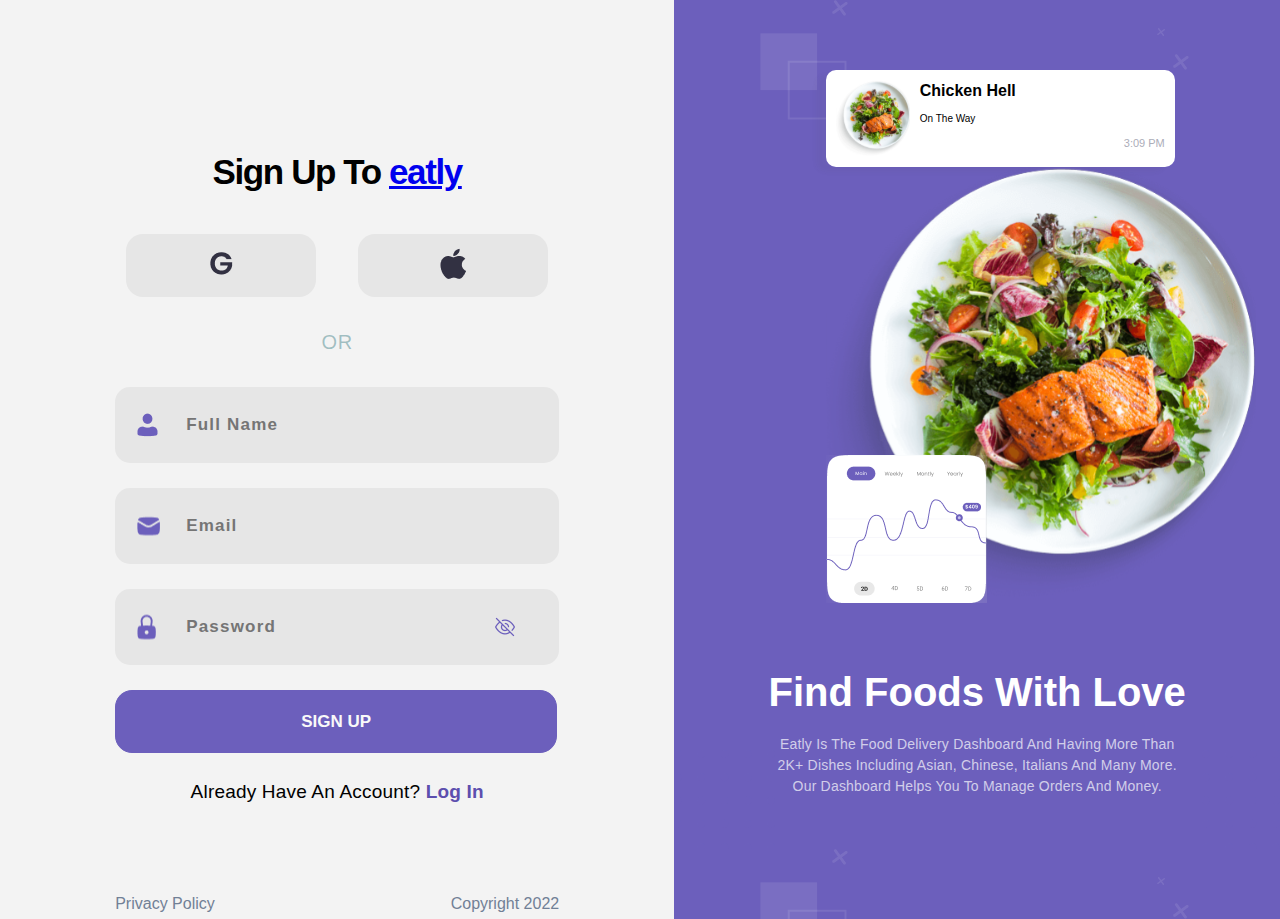
<file: firstProject/signup.html>
<!DOCTYPE html>
<html lang="en">
  <head>
    <meta charset="UTF-8" />
    <meta name="viewport" content="width=device-width, initial-scale=1.0" />
    <title>Eatly</title>
    <link rel="stylesheet" href="/firstProject/css/reset.css" />
    <link rel="stylesheet" href="/firstProject/css/signup/signup.css" />
    <link rel="preconnect" href="https://fonts.googleapis.com" />
    <link rel="preconnect" href="https://fonts.gstatic.com" crossorigin />
    <!-- <link
      href="https://fonts.googleapis.com/css2?family=Inter:wght@100..900&display=swap"
      rel="stylesheet"
    /> -->
  </head>
</html>

<body>
  <body>
    <section class="login">
      <div class="login__inner">
        <div class="left">
          <div class="left__wrapper">
            <div class="left__title">
              <span class="left__title-text"
                >Sign Up To <a href="index.html">eatly</a></span
              >
            </div>

            <div class="left__socials">
              <button class="left__google">
                <img src="/firstProject/signup images/G.png" alt="" />
              </button>
              <button class="left__apple">
                <img src="/firstProject/signup images/apple.png" alt="" />
              </button>
            </div>

            <div class="left__subtitle">
              <span class="left__subtitle">OR</span>
            </div>

            <div class="left__fields">
              <div class="left__name">
                <input
                  type="text"
                  placeholder="Full Name"
                  name="fullname"
                  id="fullname"
                />

                <img
                  src="/firstProject/signup images/fullname.png"
                  alt="namePic"
                  id="namePic"
                />
              </div>

              <div class="left__email">
                <input
                  type="text"
                  placeholder="Email"
                  name="email"
                  id="email"
                />

                <img
                  src="/firstProject/signup images/email.png"
                  alt="emailPic"
                  id="emailPic"
                />
              </div>

              <div class="left__password">
                <input
                  type="password"
                  placeholder="Password"
                  name="password"
                  id="password"
                />
                <img
                  src="/firstProject/signup images/password.png"
                  alt="passwordPic"
                  id="passwordPic"
                />
                <img
                  src="/firstProject/signup images/icons8-показать-20.png"
                  alt=""
                  id="passwordShow"
                  class="hide"
                />
                <img
                  src="/firstProject/signup images/icons8-спрятать-20.png"
                  alt=""
                  id="passwordHide"
                />
              </div>
            </div>

            <div class="left__signup">
              <button class="left__signup-button purpleButton">SIGN UP</button>
            </div>

            <div class="left__text">
              <span class="left__text"
                >Already Have An Account?
                <a href="login.html"><purple>Log In</purple></a></span
              >
            </div>

            <div class="left__bottom">
              <span class="left__bottom-text">Privacy Policy</span>
              <span class="left__bottom-text">Copyright 2022</span>
            </div>
          </div>
        </div>

        <div class="right">
          <div class="right__wrapper">
            <div class="right__content">
              <div class="right__images">
                <div class="right__card card">
                  <img
                    src="/firstProject/images/Food Image.svg"
                    alt="smallPlate"
                  />
                  <div class="card-text">
                    <span class="card-title">Chicken Hell</span>
                    <span class="card-subtitle">On The Way</span>
                    <span class="card-time">3:09 PM</span>
                  </div>
                </div>

                <img
                  src="/firstProject/images/Food Image.svg"
                  alt="smallPlate"
                  id="plate"
                />

                <img
                  src="/firstProject/signup images/Group 34385.png"
                  alt=""
                  id="graphic"
                />
              </div>

              <div class="right__text">
                <span class="right__text-title">Find Foods With Love </span>
                <span class="right__text-subtitle"
                  >Eatly Is The Food Delivery Dashboard And Having More Than 2K+
                  Dishes Including Asian, Chinese, Italians And Many More. Our
                  Dashboard Helps You To Manage Orders And Money.</span
                >
              </div>
            </div>
          </div>
        </div>
      </div>
    </section>
  </body>
  <script src="/firstProject/signupJS/password hider.js"></script>
</body>
</file>
<file: firstProject/css/style.css>
body {
  font-family: "Inter", sans-serif;
  font-weight: 500;
  background-color: rgb(243, 243, 243);
}

header {
  width: 100%;
}

button {
  font-family: "Inter", sans-serif;
  font-weight: 700;
  width: 120px;
  height: 63px;
  border-radius: 17px;
  font-size: 17px;
  color: rgb(249, 249, 249);
  border: none;
}
button:hover {
  cursor: pointer;
}

.container {
  max-width: 1246px;
  margin: 0 auto;
}

.purpleButton {
  background-color: rgb(108, 95, 188);
  color: rgb(249, 249, 249);
  border: 1.5px solid rgb(108, 95, 188);
}

.purpleButton:hover {
  background-color: transparent;
  color: rgb(96, 96, 96);
  -webkit-transition: 0.4s;
  transition: 0.4s;
}

.whiteButton {
  background-color: rgb(243, 243, 243);
  color: rgb(96, 96, 96);
  border: 1.5px solid rgb(108, 95, 188);
}

.healthy {
  background-color: rgb(255, 236, 187);
  color: rgb(218, 163, 26);
}

.trending {
  background-color: rgb(255, 181, 164);
  color: rgb(251, 71, 29);
}

.supreme {
  color: rgb(48, 157, 91);
  background-color: rgb(181, 255, 211);
}

purple {
  color: rgb(92, 78, 174);
}

.notification {
  display: none;
  width: 300px;
  height: 80px;
  position: fixed;
  bottom: 0;
  left: 50px;
  padding: 0 20px;
  border-radius: 15px;
  z-index: 9999;
  background-color: rgb(108, 95, 188);
  -webkit-animation-name: showNotification;
          animation-name: showNotification;
  -webkit-animation-duration: 0.4s;
          animation-duration: 0.4s;
}
.notification-content {
  text-align: center;
  position: relative;
  top: 50%;
  -webkit-transform: translateY(-50%);
      -ms-transform: translateY(-50%);
          transform: translateY(-50%);
  color: rgb(255, 243, 235);
}

@-webkit-keyframes showNotification {
  from {
    margin-bottom: -150px;
  }
  to {
    margin-bottom: 50px;
  }
}

@keyframes showNotification {
  from {
    margin-bottom: -150px;
  }
  to {
    margin-bottom: 50px;
  }
}
.card {
  display: -webkit-box;
  display: -ms-flexbox;
  display: flex;
  max-width: 329px;
  max-height: 90px;
  position: relative;
  border-radius: 10px;
  background-color: rgb(255, 255, 255);
  -webkit-box-shadow: -10px 5px 5px rgba(70, 70, 70, 0.05);
          box-shadow: -10px 5px 5px rgba(70, 70, 70, 0.05);
  padding: 10px;
  -webkit-transition: 0.3s ease-out;
  transition: 0.3s ease-out;
}
.card:hover {
  -webkit-transform: scale(1.2);
      -ms-transform: scale(1.2);
          transform: scale(1.2);
}
.card img {
  max-width: 74px;
  margin-right: 10px;
}
.card-text {
  display: block;
  width: 100%;
}
.card-title {
  display: block;
  margin-bottom: 10px;
  font-size: 16px;
  font-weight: 600;
  line-height: 22px;
  letter-spacing: 0px;
  text-align: left;
}
.card-subtitle {
  display: block;
  margin-bottom: 10px;
  font-size: 10px;
  font-weight: 500;
  line-height: 14px;
  letter-spacing: 0px;
  text-align: left;
}
.card-time {
  display: block;
  text-align: end;
  -webkit-box-align: end;
      -ms-flex-align: end;
          align-items: end;
  width: auto;
  font-size: 11px;
  font-weight: 500;
  line-height: 15px;
  letter-spacing: 0px;
  color: rgb(172, 173, 185);
}

.header {
  position: fixed;
  top: 0px;
  padding: 30px 0 25px;
  width: 100%;
  border-bottom: 2px solid rgb(203, 203, 203);
  background-color: rgb(243, 243, 243);
  z-index: 9999;
}
.header__inner {
  display: -webkit-box;
  display: -ms-flexbox;
  display: flex;
  -webkit-box-pack: justify;
      -ms-flex-pack: justify;
          justify-content: space-between;
  -webkit-box-align: center;
      -ms-flex-align: center;
          align-items: center;
}
.header__logo {
  font-weight: 600;
  display: -webkit-box;
  display: -ms-flexbox;
  display: flex;
  -webkit-box-align: center;
      -ms-flex-align: center;
          align-items: center;
}
.header__logo:hover {
  cursor: pointer;
}
.header__logo-text {
  padding-left: 11px;
  font-size: 21px;
  color: rgb(108, 95, 188);
}
.header__navigation {
  display: -webkit-box;
  display: -ms-flexbox;
  display: flex;
  -webkit-box-align: center;
      -ms-flex-align: center;
          align-items: center;
  margin-right: auto;
  margin-left: 105px;
}
.header__navigation-buttons {
  display: -webkit-box;
  display: -ms-flexbox;
  display: flex;
  -webkit-box-orient: horizontal;
  -webkit-box-direction: normal;
      -ms-flex-direction: row;
          flex-direction: row;
  gap: 30px;
  color: rgb(96, 96, 96);
  list-style-type: none;
  font-size: 18px;
  padding-left: 30px;
}
.header__link {
  color: inherit;
  text-decoration: none;
  position: relative;
}
.header__link::after {
  width: 0;
  content: "";
  display: block;
  position: absolute;
  margin-top: 2px;
  height: 2px;
  background-color: rgb(108, 95, 188);
  -webkit-transition: 0.3s ease-out;
  transition: 0.3s ease-out;
}
.header__link:hover {
  color: rgb(108, 95, 188);
}
.header__link:hover:after {
  width: 100%;
}
.header__registration {
  display: -webkit-box;
  display: -ms-flexbox;
  display: flex;
  gap: 10px;
}
.header__registration-link {
  text-decoration: none;
}
.header__burger {
  display: none;
  position: relative;
  width: 30px;
  height: 30px;
  background-color: transparent;
  border-radius: 0;
}
.header__burger span {
  position: absolute;
  width: 30px;
  height: 3px;
  background-color: rgb(40, 40, 40);
  left: 0px;
  -webkit-transition: opacity 0.5s, background-color 0.5s, -webkit-transform 0.5s;
  transition: opacity 0.5s, background-color 0.5s, -webkit-transform 0.5s;
  transition: transform 0.5s, opacity 0.5s, background-color 0.5s;
  transition: transform 0.5s, opacity 0.5s, background-color 0.5s, -webkit-transform 0.5s;
}
.header__burger span:nth-child(1) {
  -webkit-transform: translateY(-10px);
      -ms-transform: translateY(-10px);
          transform: translateY(-10px);
}
.header__burger span:nth-child(3) {
  -webkit-transform: translateY(10px);
      -ms-transform: translateY(10px);
          transform: translateY(10px);
}
.header.open .header__burger span {
  background-color: rgb(108, 95, 188);
}
.header.open .header__burger span:nth-child(1) {
  -webkit-transform: translateY(0) rotate(45deg);
      -ms-transform: translateY(0) rotate(45deg);
          transform: translateY(0) rotate(45deg);
}
.header.open .header__burger span:nth-child(2) {
  opacity: 0;
}
.header.open .header__burger span:nth-child(3) {
  -webkit-transform: translateY(0) rotate(-45deg);
      -ms-transform: translateY(0) rotate(-45deg);
          transform: translateY(0) rotate(-45deg);
}

.application {
  padding-top: 100px;
}
.application__inner {
  display: -webkit-box;
  display: -ms-flexbox;
  display: flex;
  -ms-flex-pack: distribute;
      justify-content: space-around;
  -webkit-box-align: center;
      -ms-flex-align: center;
          align-items: center;
  margin-top: 116px;
}
.application__left {
  display: -webkit-box;
  display: -ms-flexbox;
  display: flex;
  -webkit-box-orient: vertical;
  -webkit-box-direction: normal;
      -ms-flex-direction: column;
          flex-direction: column;
  gap: 50px;
}
.application__left-title {
  display: -webkit-box;
  display: -ms-flexbox;
  display: flex;
}
.application__left-text {
  color: rgba(32, 31, 31, 0.2);
  font-weight: 600;
  font-size: 15px;
  line-height: 18px;
  letter-spacing: 2px;
}
.application__left-content {
  display: -webkit-box;
  display: -ms-flexbox;
  display: flex;
  -webkit-box-orient: vertical;
  -webkit-box-direction: normal;
      -ms-flex-direction: column;
          flex-direction: column;
  gap: 16px;
  max-width: 567px;
}
.application__left-heading {
  font-weight: 600;
  font-size: 75px;
  line-height: 90px;
  letter-spacing: -3px;
}
.application__left-subtitle {
  font-weight: 500;
  font-size: 18px;
  line-height: 28px;
  color: rgb(103, 103, 103);
  opacity: 70%;
}
.application__left-buttons {
  display: -webkit-box;
  display: -ms-flexbox;
  display: flex;
  gap: 18px;
}
.application__left-rating {
  display: -webkit-box;
  display: -ms-flexbox;
  display: flex;
}
.application__left-grade {
  display: -webkit-box;
  display: -ms-flexbox;
  display: flex;
  -webkit-box-align: center;
      -ms-flex-align: center;
          align-items: center;
  color: rgba(51, 65, 85, 0.7);
  font-weight: 500;
  font-size: 16px;
  line-height: 24px;
}
.application__right {
  position: relative;
}
.application__right-card {
  right: -200px;
}
.application__right-picture {
  top: 1px;
  position: relative;
}
.application__right-background {
  position: absolute;
  z-index: -1;
  left: 20px;
  top: -10px;
}

#rating_stars {
  margin: 0 10px 0 20px;
}

.features {
  margin-top: 85px;
  background-image: url(/firstProject/images/BG.svg);
  background-size: cover;
  background-repeat: no-repeat;
}
.features__box {
  display: -webkit-box;
  display: -ms-flexbox;
  display: flex;
  -webkit-box-pack: space-evenly;
      -ms-flex-pack: space-evenly;
          justify-content: space-evenly;
  height: 220.5px;
  -webkit-box-align: center;
      -ms-flex-align: center;
          align-items: center;
}
.features__item {
  display: -webkit-box;
  display: -ms-flexbox;
  display: flex;
  -webkit-box-orient: vertical;
  -webkit-box-direction: normal;
      -ms-flex-direction: column;
          flex-direction: column;
  max-width: 220px;
  gap: 11px;
}
.features__item:nth-child(2) {
  border-left: 1px solid rgb(197, 197, 197);
  border-right: 1px solid rgb(197, 197, 197);
  padding: 0 66px;
}
.features__item-title {
  font-weight: 700;
  font-size: 43px;
  line-height: 54px;
  text-align: center;
  color: rgb(255, 255, 255);
}
.features__item-subtitle {
  font-weight: 500;
  font-size: 15px;
  line-height: 21px;
  text-align: center;
  color: rgb(197, 191, 237);
}

.mobile__inner {
  display: -webkit-box;
  display: -ms-flexbox;
  display: flex;
  -ms-flex-pack: distribute;
      justify-content: space-around;
  padding-bottom: 120px;
  border-bottom: 1px solid rgb(203, 203, 203);
  -webkit-box-align: center;
      -ms-flex-align: center;
          align-items: center;
  margin-top: 116px;
}
.mobile__right {
  display: -webkit-box;
  display: -ms-flexbox;
  display: flex;
  -webkit-box-orient: vertical;
  -webkit-box-direction: normal;
      -ms-flex-direction: column;
          flex-direction: column;
  -webkit-box-align: center;
      -ms-flex-align: center;
          align-items: center;
  -webkit-box-pack: center;
      -ms-flex-pack: center;
          justify-content: center;
  -ms-flex-pack: distribute;
      justify-content: space-around;
  max-width: 500px;
  max-height: 550px;
}
.mobile__right-title {
  font-weight: 700;
  font-size: 52px;
  line-height: 59px;
}
.mobile__right-list {
  font-weight: 400;
  font-size: 20px;
  line-height: 30px;
  color: rgb(103, 103, 103);
  gap: 28px;
  display: grid;
}
.mobile__right-more {
  position: relative;
  left: -20%;
}
.mobile__right-more-vector {
  position: relative;
  top: 70%;
  left: -1%;
}

.restaurants__header {
  padding: 100px 0;
  text-align: center;
}
.restaurants__header-top {
  font-weight: 600;
  font-size: 45px;
  line-height: 26px;
}
.restaurants__list {
  display: -webkit-box;
  display: -ms-flexbox;
  display: flex;
  -webkit-box-pack: justify;
      -ms-flex-pack: justify;
          justify-content: space-between;
}
.restaurants__list-item {
  display: -webkit-box;
  display: -ms-flexbox;
  display: flex;
  -webkit-box-orient: vertical;
  -webkit-box-direction: normal;
      -ms-flex-direction: column;
          flex-direction: column;
  border-radius: 30.02px;
  border: 1.25px;
  gap: 10px;
  background-color: rgb(255, 255, 255);
  border: 1.25px solid rgb(244, 244, 246);
  -webkit-transform: scale(1);
      -ms-transform: scale(1);
          transform: scale(1);
  -webkit-transition: 0.3s ease-out;
  transition: 0.3s ease-out;
}
.restaurants__list-item:hover {
  -webkit-transform: scale(1.13);
      -ms-transform: scale(1.13);
          transform: scale(1.13);
  z-index: 2;
}
.restaurants__list-item img {
  max-width: 395px;
  max-height: 195px;
  border-radius: 25px;
}
.restaurants__list-information {
  display: -webkit-box;
  display: -ms-flexbox;
  display: flex;
  -webkit-box-orient: vertical;
  -webkit-box-direction: normal;
      -ms-flex-direction: column;
          flex-direction: column;
  padding: 10px;
}
.restaurants__list-highlight {
  display: block;
  width: 74.1px;
  height: 24.29px;
  border-radius: 5.4px;
  font-size: 15px;
  font-weight: 400;
  line-height: 19px;
  letter-spacing: 0px;
  text-align: center;
}
.restaurants__list-name {
  font-size: 26px;
  font-weight: 600;
  line-height: 42px;
  letter-spacing: 0px;
  text-align: left;
  color: rgb(50, 49, 66);
}
.restaurants__list-details {
  display: -webkit-box;
  display: -ms-flexbox;
  display: flex;
  -webkit-box-align: start;
      -ms-flex-align: start;
          align-items: flex-start;
}
.restaurants__list-time {
  font-size: 19px;
  font-weight: 400;
  line-height: 26px;
  letter-spacing: 0px;
  text-align: left;
  color: rgb(142, 151, 166);
}
.restaurants__list-rating {
  font-size: 19px;
  font-weight: 400;
  line-height: 26px;
  letter-spacing: 0px;
  text-align: left;
  color: rgb(142, 151, 166);
}
.restaurants__bottom {
  padding-top: 65px;
  text-align: end;
  font-size: 20px;
  font-weight: 500;
  line-height: 45px;
  padding-bottom: 120px;
  border-bottom: 1px solid rgb(203, 203, 203);
}
.restaurants__bottom a {
  text-decoration: none;
}
.restaurants__bottom-text {
  color: rgb(172, 173, 185);
  text-decoration: none;
}

.favorite {
  width: 40.09px;
  height: 40.09px;
  position: relative;
  left: 200px;
  bottom: 10px;
  background-color: white;
}

.dishes {
  padding-top: 100px;
}
.dishes__header {
  text-align: center;
}
.dishes__title {
  font-size: 45px;
  font-weight: 600;
  line-height: 26px;
  letter-spacing: 0px;
}
.dishes__main {
  padding: 0 15px;
  padding-top: 76px;
  display: -webkit-box;
  display: -ms-flexbox;
  display: flex;
  -ms-flex-pack: distribute;
      justify-content: space-around;
  -ms-flex-wrap: wrap;
      flex-wrap: wrap;
}
.dishes__main-item {
  max-width: 224px;
  max-height: 390px;
  background-color: rgb(255, 255, 255);
  padding: 30px 15px;
  border-radius: 30px;
  -webkit-box-shadow: 6.8px 82.2px 41px 0px rgba(229, 229, 229, 0.7);
          box-shadow: 6.8px 82.2px 41px 0px rgba(229, 229, 229, 0.7);
  -webkit-transition: 0.3s ease-out;
  transition: 0.3s ease-out;
  margin-bottom: 15px;
}
.dishes__main-item:hover {
  -webkit-transform: scale(1.2);
      -ms-transform: scale(1.2);
          transform: scale(1.2);
}
.dishes__main-item-name {
  font-size: 23px;
  font-weight: 600;
  line-height: 37px;
  letter-spacing: 0px;
  text-align: left;
  color: rgb(50, 49, 66);
}
.dishes__main-highlight {
  display: block;
  width: 74.1px;
  height: 24.29px;
  border-radius: 5.4px;
  font-size: 15px;
  font-weight: 400;
  line-height: 19px;
  letter-spacing: 0px;
  text-align: center;
}
.dishes img {
  max-width: 185px;
  max-height: 185px;
}
.dishes__details {
  display: -webkit-box;
  display: -ms-flexbox;
  display: flex;
}
.dishes__details img {
  max-width: 24px;
  max-height: 23px;
}
.dishes__details-time {
  font-size: 17px;
  font-weight: 400;
  line-height: 23px;
  letter-spacing: 0px;
  text-align: left;
  color: rgb(142, 151, 166);
}
.dishes__details-rating {
  font-size: 17px;
  font-weight: 400;
  line-height: 23px;
  letter-spacing: 0px;
  text-align: left;
  color: rgb(142, 151, 166);
}
.dishes-add-button {
  max-width: 45px;
  max-height: 40px;
  position: relative;
  left: 75px;
  background-color: white;
}
.dishes__bottom {
  padding-top: 65px;
  text-align: end;
  font-size: 20px;
  font-weight: 500;
  line-height: 45px;
  padding-bottom: 120px;
  border-bottom: 1px solid rgb(203, 203, 203);
}
.dishes__bottom-text {
  color: rgb(172, 173, 185);
}
.dishes__bottom a {
  text-decoration: none;
}

.purchase_left_card {
  position: relative;
}

.delivered {
  color: rgb(50, 49, 66);
}

.canceled {
  color: rgb(241, 83, 78);
}

.purchase__inner {
  padding-top: 100px;
  display: -webkit-box;
  display: -ms-flexbox;
  display: flex;
  -webkit-box-pack: justify;
      -ms-flex-pack: justify;
          justify-content: space-between;
  padding-bottom: 100px;
  border-bottom: 1px solid rgb(203, 203, 203);
}
.purchase__left {
  max-width: 560px;
}
.purchase__left-text {
  font-size: 53px;
  font-weight: 700;
  line-height: 61px;
  letter-spacing: 0px;
  text-align: left;
}
.purchase__left-list {
  padding-top: 48px;
  display: -webkit-box;
  display: -ms-flexbox;
  display: flex;
  -webkit-box-orient: vertical;
  -webkit-box-direction: normal;
      -ms-flex-direction: column;
          flex-direction: column;
  gap: 15px;
}
.purchase__right {
  width: 534px;
  height: -webkit-fit-content;
  height: -moz-fit-content;
  height: fit-content;
  padding: 45px 37px;
  background-color: rgb(255, 255, 255);
  border: 1.57px solid rgb(237, 242, 247);
  border-radius: 15px;
  -webkit-box-shadow: 1px 164px 121px -74px rgba(211, 211, 211, 0.78);
          box-shadow: 1px 164px 121px -74px rgba(211, 211, 211, 0.78);
}
.purchase__right-header {
  display: -webkit-box;
  display: -ms-flexbox;
  display: flex;
  -webkit-box-pack: justify;
      -ms-flex-pack: justify;
          justify-content: space-between;
}
.purchase__right-title {
  font-size: 28px;
  font-weight: 800;
  line-height: 38px;
  letter-spacing: 0.3141176701px;
  text-align: left;
  color: rgb(26, 32, 44);
}
.purchase__right-dropdown {
  position: relative;
}
.purchase__right-select {
  display: -webkit-box;
  display: -ms-flexbox;
  display: flex;
  -webkit-box-pack: justify;
      -ms-flex-pack: justify;
          justify-content: space-between;
  -webkit-box-align: center;
      -ms-flex-align: center;
          align-items: center;
  padding: 0 20px;
  width: 175px;
  height: 53px;
  border-radius: 13px;
  background-color: rgb(250, 250, 250);
  font-size: 19px;
  font-weight: 600;
  line-height: 28px;
  letter-spacing: 0.6px;
  color: rgb(26, 32, 44);
  border: 2px solid rgb(108, 95, 188);
}
.purchase__right-select:hover {
  cursor: pointer;
  background-color: rgba(108, 95, 188, 0.2);
}
.purchase__right-caret {
  width: 0;
  height: 0;
  border-left: 5px solid transparent;
  border-right: 5px solid transparent;
  border-top: 6px solid rgb(108, 95, 188);
  -webkit-transition: 0.3s;
  transition: 0.3s;
}
.purchase__right-caret-rotate {
  -webkit-transform: rotate(180deg);
      -ms-transform: rotate(180deg);
          transform: rotate(180deg);
}
.purchase__right-menu {
  list-style: none;
  position: absolute;
  left: 50%;
  -webkit-transform: translateX(-50%);
      -ms-transform: translateX(-50%);
          transform: translateX(-50%);
  width: 0%;
  font-size: 0;
  background-color: white;
  font-weight: 600;
  line-height: 28px;
  letter-spacing: 0.6px;
  border-radius: 13px;
  border: 0px solid rgb(108, 95, 188);
  z-index: 1;
  opacity: 0;
  display: block;
  -webkit-transition: 0.3s;
  transition: 0.3s;
}
.purchase__right-menu-open {
  border: 2px solid rgb(108, 95, 188);
  font-size: 19px;
  width: 100%;
  margin-top: 5px;
  padding: 5px;
  opacity: 1;
}
.purchase__right-menu-open li {
  margin-top: 5px;
  padding-left: 20px;
  cursor: pointer;
  border-radius: 10px;
}
.purchase__right-menu-open li:hover {
  background-color: rgba(108, 95, 188, 0.4);
}
.purchase__right-active {
  background-color: rgba(108, 95, 188, 0.8);
}
.purchase__right-main {
  padding-top: 38px;
  display: -webkit-box;
  display: -ms-flexbox;
  display: flex;
  -webkit-box-orient: vertical;
  -webkit-box-direction: normal;
      -ms-flex-direction: column;
          flex-direction: column;
  gap: 22px;
}
.purchase__item-wrapper {
  padding: 25.13px;
  border-radius: 18.85px;
  border: 1.57px solid rgb(237, 242, 247);
}
.purchase__item-information {
  display: -webkit-box;
  display: -ms-flexbox;
  display: flex;
  max-width: 458.61px;
}
.purchase__item-text {
  display: -webkit-box;
  display: -ms-flexbox;
  display: flex;
  -webkit-box-orient: vertical;
  -webkit-box-direction: normal;
      -ms-flex-direction: column;
          flex-direction: column;
  width: 150px;
  height: 55px;
}
.purchase__item-title {
  font-size: 19px;
  font-weight: 800;
  line-height: 28px;
  letter-spacing: 0.6px;
  text-align: left;
  color: rgb(26, 32, 44);
}
.purchase__item-subtitle {
  font-size: 16px;
  font-weight: 500;
  line-height: 24px;
  letter-spacing: 0.6px;
  text-align: left;
  color: rgb(160, 174, 192);
}
.purchase__item-price {
  margin-left: auto;
}
.purchase__item-price-text {
  font-size: 22px;
  font-weight: 800;
  line-height: 33px;
  letter-spacing: 0.3px;
  text-align: right;
  color: rgb(26, 32, 44);
}

#yellow_form {
  content: "";
  position: relative;
  height: 10px;
  margin-top: 30px;
  background-color: rgba(251, 172, 24, 0.2);
  border-radius: 78.53px;
}

#yellow_fill {
  position: relative;
  background-color: rgb(251, 173, 24);
  height: 10px;
  width: 100%;
  border-radius: 78.53px;
}

#purple_form {
  content: "";
  position: relative;
  height: 10px;
  margin-top: 10px;
  background-color: rgba(108, 95, 188, 0.2);
  border-radius: 78.53px;
}

#purple_fill {
  position: relative;
  background-color: rgb(108, 95, 188);
  height: 10px;
  width: 100%;
  border-radius: 78.53px;
}

.customer__wrapper {
  padding-top: 116px;
}
.customer__head {
  text-align: center;
}
.customer__head-title {
  font-size: 45px;
  font-weight: 600;
  line-height: 26px;
  letter-spacing: 0px;
}
.customer__content {
  padding-top: 80px;
}
.customer__content-list {
  display: -webkit-box;
  display: -ms-flexbox;
  display: flex;
  gap: 46px;
  overflow: hidden;
}
.customer__content-item {
  display: -webkit-box;
  display: -ms-flexbox;
  display: flex;
  -webkit-box-orient: vertical;
  -webkit-box-direction: normal;
      -ms-flex-direction: column;
          flex-direction: column;
  padding: 38px 43px;
  background-color: rgb(255, 255, 255);
  -ms-flex-wrap: wrap;
      flex-wrap: wrap;
  gap: 35px;
  border-radius: 30px;
  position: relative;
  right: 0px;
}

.item__header {
  display: -webkit-box;
  display: -ms-flexbox;
  display: flex;
}
.item__header-text {
  display: -webkit-box;
  display: -ms-flexbox;
  display: flex;
  -webkit-box-orient: vertical;
  -webkit-box-direction: normal;
      -ms-flex-direction: column;
          flex-direction: column;
  padding-left: 20px;
  gap: 10px;
  min-width: 150px;
}
.item__header-quote {
  margin-left: 144px;
}
.item__text {
  font-size: 18px;
  font-style: italic;
  font-weight: 400;
  line-height: 26px;
  letter-spacing: 0px;
  text-align: justified;
  color: rgb(99, 99, 99);
}
.item__img {
  width: -webkit-fit-content;
  width: -moz-fit-content;
  width: fit-content;
}

.slider__form {
  position: relative;
  height: 10px;
  width: 699px;
  margin-top: 10px;
  background-color: rgba(108, 95, 188, 0.2);
  border-radius: 78.53px;
  margin: 50px auto;
}
.slider__form:hover {
  cursor: pointer;
}
.slider__scroll {
  position: relative;
  background-color: rgb(108, 95, 188);
  height: 10px;
  width: 100px;
  border-radius: 78.53px;
}

.subscribe__inner {
  background-image: url(/firstProject/images/foods.svg);
  background-color: rgb(108, 95, 188);
  margin-top: 100px;
  height: 280px;
  border-radius: 30px;
}
.subscribe__content {
  position: relative;
  display: -webkit-box;
  display: -ms-flexbox;
  display: flex;
  -webkit-box-orient: vertical;
  -webkit-box-direction: normal;
      -ms-flex-direction: column;
          flex-direction: column;
  padding: 37px 66px;
  gap: 20px;
}
.subscribe__content-img {
  position: absolute;
  right: 72px;
  top: 64px;
  width: 274px;
}
.subscribe__content input {
  min-width: 300px;
  min-height: 68px;
  border-radius: 14.23px;
  border: 2px solid transparent;
  background-color: rgb(219, 219, 219);
  font-size: 16px;
  line-height: 24px;
  letter-spacing: 0.03em;
  text-align: left;
  padding-left: 22px;
  font-family: "Inter", sans-serif;
  font-weight: 500;
  outline: none;
  margin: 1px;
  padding-right: 160px;
}
.subscribe__content-text {
  font-size: 70px;
  font-weight: 800;
  line-height: 105px;
  color: rgb(255, 255, 255);
}
.subscribe__content-button {
  position: absolute;
  right: 2%;
  font-size: 15px;
  font-weight: 500;
  line-height: 22px;
  letter-spacing: 0.03em;
  top: 50%;
  -webkit-transform: translateY(-50%);
      -ms-transform: translateY(-50%);
          transform: translateY(-50%);
}
.subscribe__input-wrapper {
  position: relative;
  max-width: -webkit-fit-content;
  max-width: -moz-fit-content;
  max-width: fit-content;
  border: 2px solid transparent;
  border-radius: 15px;
  padding: 2px;
}

.footer {
  margin-top: 150px;
  background-color: rgb(228, 228, 228);
}
.footer__wrapper {
  display: -webkit-box;
  display: -ms-flexbox;
  display: flex;
  -webkit-box-orient: vertical;
  -webkit-box-direction: normal;
      -ms-flex-direction: column;
          flex-direction: column;
  padding: 10px 20px;
}
.footer__top {
  display: -webkit-box;
  display: -ms-flexbox;
  display: flex;
  -webkit-box-pack: justify;
      -ms-flex-pack: justify;
          justify-content: space-between;
  padding: 50px 0;
  border-bottom: 1px solid rgb(129, 129, 129);
}
.footer__top__logo {
  display: -webkit-box;
  display: -ms-flexbox;
  display: flex;
  -webkit-box-align: center;
      -ms-flex-align: center;
          align-items: center;
}
.footer__top-buttons {
  display: -webkit-box;
  display: -ms-flexbox;
  display: flex;
  gap: 70px;
  font-size: 18px;
  font-weight: 500;
  line-height: 27px;
  letter-spacing: 0em;
  color: rgb(153, 153, 153);
}
.footer__bot {
  display: -webkit-box;
  display: -ms-flexbox;
  display: flex;
  -webkit-box-pack: justify;
      -ms-flex-pack: justify;
          justify-content: space-between;
  padding: 50px 0;
}
.footer__bot-copyright {
  font-size: 17px;
  font-weight: 500;
  line-height: 25px;
  letter-spacing: 0px;
  text-align: left;
  color: rgb(153, 153, 153);
}
.footer__bot-buttons {
  display: -webkit-box;
  display: -ms-flexbox;
  display: flex;
  gap: 50px;
}

@media (max-width: 1450px) {
  .application__right-card {
    left: 0px;
  }
}
@media (max-width: 1250px) {
  .application__left {
    width: 80%;
  }
  .application__left-heading {
    font-size: 60px;
  }
  .application__right-card {
    width: 80%;
  }
  .application__right-picture {
    width: 90%;
  }
  .application__right-picture img {
    width: 90%;
  }
  .features__box {
    height: 170px;
  }
  .features__item {
    gap: 0;
  }
  .features__item-title {
    font-size: 30px;
  }
  .features__item-subtitle {
    font-size: 15px;
  }
  .restaurants__list {
    padding: 0 20px;
  }
  .restaurants__list-item {
    width: 330px;
  }
  .favorite {
    left: 140px;
  }
  .item__header-quote {
    margin: 0;
  }
}
@media (max-width: 1100px) {
  .restaurants__list {
    -ms-flex-wrap: wrap;
        flex-wrap: wrap;
    -ms-flex-pack: distribute;
        justify-content: space-around;
    gap: 20px;
  }
  .restaurants__list-item {
    width: 330px;
  }
  .restaurants .favorite {
    left: 130px;
  }
  .purchase__right-select {
    width: 100px;
  }
}
@media (max-width: 900px) {
  .application__left-heading {
    font-size: 40px;
    line-height: 60px;
  }
  .application__right-card {
    width: 80%;
  }
  .application__right-picture {
    width: 90%;
  }
  .application__right-picture img {
    width: 90%;
  }
  .features__box {
    height: 170px;
  }
  .features__item {
    gap: 0;
  }
  .features__item-title {
    font-size: 30px;
  }
  .features__item-subtitle {
    font-size: 15px;
  }
  .features__item:nth-child(2) {
    padding: 0 10px;
  }
  .mobile__left img {
    width: 280px;
  }
  .mobile__right-title {
    font-size: 40px;
  }
  .mobile__right-list {
    font-size: 16px;
    gap: 10px;
  }
  .mobile__right-more {
    left: 0;
  }
  .mobile__right-more-vector {
    width: 50%;
  }
  .restaurants__bottom {
    text-align: center;
  }
  .dishes__bottom {
    text-align: center;
  }
  .purchase__inner {
    -webkit-box-orient: vertical;
    -webkit-box-direction: normal;
        -ms-flex-direction: column;
            flex-direction: column;
    gap: 60px;
    -webkit-box-align: center;
        -ms-flex-align: center;
            align-items: center;
  }
  .purchase__left-item {
    margin-left: 50px;
  }
  .purchase__left-text {
    font-size: 40px;
    line-height: 40px;
  }
  .purchase__right {
    width: 400px;
    border: 1px solid rgb(205, 210, 214);
  }
  .subscribe__content input {
    min-width: 0;
  }
}
@media (max-width: 800px) {
  .header__navigation {
    margin-left: auto;
  }
  .header__navigation-buttons {
    gap: 15px;
  }
  .header-button {
    width: 93px;
  }
  .subscribe__content-img {
    width: 25%;
    top: 120px;
  }
  .customer__content-list {
    overflow: scroll;
  }
  .slider__form {
    display: none;
  }
}
@media (max-width: 700px) {
  .application__inner {
    -webkit-box-orient: vertical;
    -webkit-box-direction: normal;
        -ms-flex-direction: column;
            flex-direction: column;
  }
  .application__right {
    margin-top: 40px;
  }
  .features__box {
    height: 170px;
  }
  .features__item {
    gap: 0;
  }
  .features__item-title {
    font-size: 24px;
  }
  .features__item-subtitle {
    font-size: 14px;
  }
  .features__item:nth-child(2) {
    padding: 0 10px;
  }
  .mobile__left img {
    width: 200px;
  }
  .mobile__right {
    -webkit-box-align: start;
        -ms-flex-align: start;
            align-items: flex-start;
  }
  .mobile__right-title {
    font-size: 30px;
    line-height: 40px;
  }
  .mobile__right-list {
    font-size: 16px;
    gap: 10px;
  }
  .mobile__right-more-vector {
    display: none;
  }
  .subscribe__content {
    -webkit-box-align: center;
        -ms-flex-align: center;
            align-items: center;
  }
  .subscribe__content-img {
    display: none;
  }
}
@media (max-width: 600px) {
  .header__inner {
    padding: 0 20px;
  }
  .header__navigation {
    position: absolute;
    right: 0;
    top: 0;
    width: 200px;
    -webkit-transition: -webkit-transform 0.5s;
    transition: -webkit-transform 0.5s;
    transition: transform 0.5s;
    transition: transform 0.5s, -webkit-transform 0.5s;
    -webkit-transform: translateX(100%);
        -ms-transform: translateX(100%);
            transform: translateX(100%);
  }
  .header__navigation-buttons {
    -webkit-box-orient: vertical;
    -webkit-box-direction: normal;
        -ms-flex-direction: column;
            flex-direction: column;
    gap: 50px;
    text-align: center;
    padding: 150px 50px;
    font-size: 26px;
    background-color: rgb(243, 243, 243);
    border: 1px solid;
  }
  .header__registration {
    position: absolute;
    right: 0;
    top: 450px;
    -webkit-transform: translateX(100%);
        -ms-transform: translateX(100%);
            transform: translateX(100%);
    -webkit-transition: -webkit-transform 0.5s;
    transition: -webkit-transform 0.5s;
    transition: transform 0.5s;
    transition: transform 0.5s, -webkit-transform 0.5s;
    gap: 5px;
  }
  .header__burger {
    display: block;
  }
  .header.open .header__navigation {
    -webkit-transform: translateX(0);
        -ms-transform: translateX(0);
            transform: translateX(0);
  }
  .header.open .header__registration {
    -webkit-transform: translateX(0);
        -ms-transform: translateX(0);
            transform: translateX(0);
  }
}
@media (max-width: 500px) {
  .application__left-rating {
    -webkit-box-pack: center;
        -ms-flex-pack: center;
            justify-content: center;
  }
  .application__right-card {
    right: 0;
  }
  .mobile__inner {
    -webkit-box-orient: vertical;
    -webkit-box-direction: normal;
        -ms-flex-direction: column;
            flex-direction: column;
  }
  .mobile__left img {
    width: 240px;
  }
  .mobile__right {
    -webkit-box-align: center;
        -ms-flex-align: center;
            align-items: center;
  }
  .mobile__right-title {
    font-size: 30px;
    line-height: 40px;
  }
  .mobile__right-list {
    font-size: 16px;
    gap: 10px;
  }
  .mobile__right-more-vector {
    display: none;
  }
  .restaurants__list-item {
    width: 280px;
  }
  .restaurants .favorite {
    left: 90px;
  }
  .dishes__main {
    -ms-flex-pack: distribute;
        justify-content: space-around;
  }
  .purchase__item-wrapper img {
    width: 0;
  }
  .purchase__item-title {
    font-weight: 500;
  }
  .purchase__item-information {
    -webkit-box-orient: vertical;
    -webkit-box-direction: normal;
        -ms-flex-direction: column;
            flex-direction: column;
  }
  .purchase__left-item {
    margin: 0 40px;
  }
  .purchase__right {
    width: 200px;
  }
  .purchase__right-header {
    -webkit-box-orient: vertical;
    -webkit-box-direction: normal;
        -ms-flex-direction: column;
            flex-direction: column;
    gap: 10px;
    -webkit-box-align: center;
        -ms-flex-align: center;
            align-items: center;
  }
  .customer__content-item {
    padding: 20px;
  }
  .subscribe__content-text {
    font-size: 38px;
  }
  .subscribe__input-wrapper input {
    width: 120px;
    font-size: 15px;
    padding-right: 140px;
  }
}
</file>
<file: firstProject/css/blog/blog.css>
body {
  font-family: "Inter", sans-serif;
  font-weight: 500;
  background-color: rgb(243, 243, 243);
}

header {
  width: 100%;
}

button {
  font-family: "Inter", sans-serif;
  font-weight: 700;
  width: 120px;
  height: 63px;
  border-radius: 17px;
  font-size: 17px;
  color: rgb(249, 249, 249);
  border: none;
}
button:hover {
  cursor: pointer;
}

.container {
  max-width: 1246px;
  margin: 0 auto;
}

.purpleButton {
  background-color: rgb(108, 95, 188);
  color: rgb(249, 249, 249);
  border: 1.5px solid rgb(108, 95, 188);
}

.purpleButton:hover {
  background-color: transparent;
  color: rgb(96, 96, 96);
  -webkit-transition: 0.4s;
  transition: 0.4s;
}

.whiteButton {
  background-color: rgb(243, 243, 243);
  color: rgb(96, 96, 96);
  border: 1.5px solid rgb(108, 95, 188);
}

.healthy {
  background-color: rgb(255, 236, 187);
  color: rgb(218, 163, 26);
}

.trending {
  background-color: rgb(255, 181, 164);
  color: rgb(251, 71, 29);
}

.supreme {
  color: rgb(48, 157, 91);
  background-color: rgb(181, 255, 211);
}

purple {
  color: rgb(92, 78, 174);
}

.pizza {
  background-color: rgba(255, 222, 138, 0.5);
  color: rgb(214, 153, 0);
}

.asian {
  background-color: rgba(247, 197, 186, 0.5);
  color: rgb(251, 71, 29);
}

.donut {
  background-color: rgba(237, 182, 107, 0.5);
  color: rgb(226, 139, 20);
}

.ice {
  background-color: rgba(90, 133, 255, 0.5);
  color: rgb(0, 32, 115);
}

.card {
  display: -webkit-box;
  display: -ms-flexbox;
  display: flex;
  max-width: 329px;
  max-height: 90px;
  position: relative;
  border-radius: 10px;
  background-color: rgb(255, 255, 255);
  -webkit-box-shadow: -10px 5px 5px rgba(70, 70, 70, 0.05);
          box-shadow: -10px 5px 5px rgba(70, 70, 70, 0.05);
  padding: 10px;
  -webkit-transition: 0.3s ease-out;
  transition: 0.3s ease-out;
}
.card:hover {
  -webkit-transform: scale(1.2);
      -ms-transform: scale(1.2);
          transform: scale(1.2);
}
.card img {
  max-width: 74px;
  margin-right: 10px;
}
.card-text {
  display: block;
  width: 100%;
}
.card-title {
  display: block;
  margin-bottom: 10px;
  font-size: 16px;
  font-weight: 600;
  line-height: 22px;
  letter-spacing: 0px;
  text-align: left;
}
.card-subtitle {
  display: block;
  margin-bottom: 10px;
  font-size: 10px;
  font-weight: 500;
  line-height: 14px;
  letter-spacing: 0px;
  text-align: left;
}
.card-time {
  display: block;
  text-align: end;
  -webkit-box-align: end;
      -ms-flex-align: end;
          align-items: end;
  width: auto;
  font-size: 11px;
  font-weight: 500;
  line-height: 15px;
  letter-spacing: 0px;
  color: rgb(172, 173, 185);
}

.header {
  position: fixed;
  top: 0px;
  padding: 30px 0 25px;
  width: 100%;
  border-bottom: 2px solid rgb(203, 203, 203);
  background-color: rgb(243, 243, 243);
  z-index: 9999;
}
.header__inner {
  display: -webkit-box;
  display: -ms-flexbox;
  display: flex;
  -webkit-box-pack: justify;
      -ms-flex-pack: justify;
          justify-content: space-between;
  -webkit-box-align: center;
      -ms-flex-align: center;
          align-items: center;
}
.header__logo {
  font-weight: 600;
  display: -webkit-box;
  display: -ms-flexbox;
  display: flex;
  -webkit-box-align: center;
      -ms-flex-align: center;
          align-items: center;
}
.header__logo:hover {
  cursor: pointer;
}
.header__logo-text {
  padding-left: 11px;
  font-size: 21px;
  color: rgb(108, 95, 188);
}
.header__navigation {
  display: -webkit-box;
  display: -ms-flexbox;
  display: flex;
  -webkit-box-align: center;
      -ms-flex-align: center;
          align-items: center;
  margin-right: auto;
  margin-left: 105px;
}
.header__navigation-buttons {
  display: -webkit-box;
  display: -ms-flexbox;
  display: flex;
  -webkit-box-orient: horizontal;
  -webkit-box-direction: normal;
      -ms-flex-direction: row;
          flex-direction: row;
  gap: 30px;
  color: rgb(96, 96, 96);
  list-style-type: none;
  font-size: 18px;
  padding-left: 30px;
}
.header__link {
  color: inherit;
  text-decoration: none;
  position: relative;
}
.header__link::after {
  width: 0;
  content: "";
  display: block;
  position: absolute;
  margin-top: 2px;
  height: 2px;
  background-color: rgb(108, 95, 188);
  -webkit-transition: 0.3s ease-out;
  transition: 0.3s ease-out;
}
.header__link:hover {
  color: rgb(108, 95, 188);
}
.header__link:hover:after {
  width: 100%;
}
.header__registration-link {
  text-decoration: none;
}
.header__burger {
  display: none;
  position: relative;
  width: 30px;
  height: 30px;
  background-color: transparent;
  border-radius: 0;
}
.header__burger span {
  position: absolute;
  width: 30px;
  height: 3px;
  background-color: rgb(40, 40, 40);
  left: 0px;
  -webkit-transition: opacity 0.5s, background-color 0.5s, -webkit-transform 0.5s;
  transition: opacity 0.5s, background-color 0.5s, -webkit-transform 0.5s;
  transition: transform 0.5s, opacity 0.5s, background-color 0.5s;
  transition: transform 0.5s, opacity 0.5s, background-color 0.5s, -webkit-transform 0.5s;
}
.header__burger span:nth-child(1) {
  -webkit-transform: translateY(-10px);
      -ms-transform: translateY(-10px);
          transform: translateY(-10px);
}
.header__burger span:nth-child(3) {
  -webkit-transform: translateY(10px);
      -ms-transform: translateY(10px);
          transform: translateY(10px);
}
.header.open .header__burger span {
  background-color: rgb(108, 95, 188);
}
.header.open .header__burger span:nth-child(1) {
  -webkit-transform: translateY(0) rotate(45deg);
      -ms-transform: translateY(0) rotate(45deg);
          transform: translateY(0) rotate(45deg);
}
.header.open .header__burger span:nth-child(2) {
  opacity: 0;
}
.header.open .header__burger span:nth-child(3) {
  -webkit-transform: translateY(0) rotate(-45deg);
      -ms-transform: translateY(0) rotate(-45deg);
          transform: translateY(0) rotate(-45deg);
}

.subscribe {
  margin-top: 200px;
}
.subscribe__inner {
  background-image: url(/firstProject/images/foods.svg);
  background-color: rgb(108, 95, 188);
  margin-top: 100px;
  height: 280px;
  border-radius: 30px;
}
.subscribe__content {
  position: relative;
  display: -webkit-box;
  display: -ms-flexbox;
  display: flex;
  -webkit-box-orient: vertical;
  -webkit-box-direction: normal;
      -ms-flex-direction: column;
          flex-direction: column;
  padding: 37px 66px;
  gap: 20px;
}
.subscribe__content-img {
  position: absolute;
  right: 72px;
  top: 64px;
  width: 274px;
}
.subscribe__content input {
  min-width: 300px;
  min-height: 68px;
  border-radius: 14.23px;
  border: 2px solid transparent;
  background-color: rgb(219, 219, 219);
  font-size: 16px;
  line-height: 24px;
  letter-spacing: 0.03em;
  text-align: left;
  padding-left: 22px;
  font-family: "Inter", sans-serif;
  font-weight: 500;
  outline: none;
  margin: 1px;
  padding-right: 160px;
}
.subscribe__content-text {
  font-size: 70px;
  font-weight: 800;
  line-height: 105px;
  color: rgb(255, 255, 255);
}
.subscribe__content-button {
  position: absolute;
  right: 2%;
  font-size: 15px;
  font-weight: 500;
  line-height: 22px;
  letter-spacing: 0.03em;
  top: 50%;
  -webkit-transform: translateY(-50%);
      -ms-transform: translateY(-50%);
          transform: translateY(-50%);
}
.subscribe__input-wrapper {
  position: relative;
  max-width: -webkit-fit-content;
  max-width: -moz-fit-content;
  max-width: fit-content;
  border: 2px solid transparent;
  border-radius: 15px;
  padding: 2px;
}

.articles {
  margin-top: 150px;
}
.articles__head {
  text-align: center;
}
.articles-title {
  font-size: 45px;
  font-weight: 600;
  line-height: 54px;
  letter-spacing: 0px;
}
.articles__main {
  margin-top: 75px;
  display: -webkit-box;
  display: -ms-flexbox;
  display: flex;
  gap: 30px;
  overflow: hidden;
  padding: 70px 50px;
}
.articles__main-item {
  display: -webkit-box;
  display: -ms-flexbox;
  display: flex;
  -webkit-box-orient: vertical;
  -webkit-box-direction: normal;
      -ms-flex-direction: column;
          flex-direction: column;
  max-width: 310px;
  max-height: 400px;
  background-color: white;
  padding: 20px;
  gap: 20px;
  border-radius: 15px;
  -webkit-box-shadow: 0px 17px 73px -36px rgba(50, 49, 66, 0.39);
          box-shadow: 0px 17px 73px -36px rgba(50, 49, 66, 0.39);
  -webkit-transition: 0.3s ease-out;
  transition: 0.3s ease-out;
  position: relative;
  left: -740px;
}
.articles__main-item:hover {
  cursor: pointer;
  -webkit-transform: scale(1.1);
      -ms-transform: scale(1.1);
          transform: scale(1.1);
}
.articles__main-title {
  font-size: 21px;
  font-weight: 600;
  line-height: 25px;
  letter-spacing: 0em;
  text-align: left;
  color: rgb(37, 37, 37);
}
.articles__main-subtitle {
  display: -webkit-box;
  display: -ms-flexbox;
  display: flex;
}
.articles__main-information {
  margin: 0 60px 0 15px;
  list-style-type: none;
}
.articles__main-information li:nth-child(1) {
  font-size: 12px;
  font-weight: 400;
  line-height: 18px;
  color: rgb(141, 141, 141);
}
.articles__main-information li:nth-child(2) {
  font-size: 17px;
  font-weight: 500;
  line-height: 26px;
  color: rgb(0, 0, 0);
}
.articles__main-date {
  font-size: 16px;
  font-weight: 500;
  line-height: 31px;
  -ms-flex-item-align: end;
      align-self: end;
  color: rgb(183, 180, 180);
}
.articles__bottom {
  padding-top: 70px;
  display: -webkit-box;
  display: -ms-flexbox;
  display: flex;
  font-size: 50px;
  -webkit-box-pack: center;
      -ms-flex-pack: center;
          justify-content: center;
  gap: 70px;
}
.articles__bottom p {
  cursor: pointer;
}

.questions {
  margin-top: 130px;
}
.questions__title {
  text-align: center;
  margin-bottom: 90px;
}
.questions__title-text {
  font-size: 45px;
  font-weight: 600;
  line-height: 54px;
  letter-spacing: 0px;
  text-align: center;
}
.questions__list-wrapper {
  border-bottom: 1px solid rgb(173, 173, 173);
  padding: 20px 0;
}
.questions__list-item {
  display: -webkit-box;
  display: -ms-flexbox;
  display: flex;
  -webkit-box-align: center;
      -ms-flex-align: center;
          align-items: center;
  -webkit-box-pack: justify;
      -ms-flex-pack: justify;
          justify-content: space-between;
  position: relative;
  font-size: 23px;
  font-weight: 600;
  line-height: 59px;
  letter-spacing: 0em;
  text-align: left;
}
.questions__list-item img:hover {
  cursor: pointer;
}
.questions__list-hiddentext {
  font-size: 20px;
  font-weight: 400;
  line-height: 32px;
  color: rgb(104, 104, 104);
  display: block;
  max-width: 900px;
  padding: 20px 0;
  display: none;
}

.footer {
  margin-top: 150px;
  background-color: rgb(228, 228, 228);
}
.footer__wrapper {
  display: -webkit-box;
  display: -ms-flexbox;
  display: flex;
  -webkit-box-orient: vertical;
  -webkit-box-direction: normal;
      -ms-flex-direction: column;
          flex-direction: column;
  padding: 10px 20px;
}
.footer__top {
  display: -webkit-box;
  display: -ms-flexbox;
  display: flex;
  -webkit-box-pack: justify;
      -ms-flex-pack: justify;
          justify-content: space-between;
  padding: 50px 0;
  border-bottom: 1px solid rgb(129, 129, 129);
}
.footer__top__logo {
  display: -webkit-box;
  display: -ms-flexbox;
  display: flex;
  -webkit-box-align: center;
      -ms-flex-align: center;
          align-items: center;
}
.footer__top-buttons {
  display: -webkit-box;
  display: -ms-flexbox;
  display: flex;
  gap: 70px;
  font-size: 18px;
  font-weight: 500;
  line-height: 27px;
  letter-spacing: 0em;
  color: rgb(153, 153, 153);
}
.footer__bot {
  display: -webkit-box;
  display: -ms-flexbox;
  display: flex;
  -webkit-box-pack: justify;
      -ms-flex-pack: justify;
          justify-content: space-between;
  padding: 50px 0;
}
.footer__bot-copyright {
  font-size: 17px;
  font-weight: 500;
  line-height: 25px;
  letter-spacing: 0px;
  text-align: left;
  color: rgb(153, 153, 153);
}
.footer__bot-buttons {
  display: -webkit-box;
  display: -ms-flexbox;
  display: flex;
  gap: 50px;
}

.dropdownOpen {
  display: block;
}

@media (max-width: 1250px) {
  .articles__main {
    margin: 75px 5% 0 12%;
  }
  .articles__main-item {
    width: 200px;
  }
  .articles__main-information {
    margin: 0 7px;
  }
  .articles__main-title {
    font-size: 19px;
  }
  .articles__main-date {
    line-height: 16px;
    font-size: 14px;
  }
  .articles__main-subtitle {
    -webkit-box-align: center;
        -ms-flex-align: center;
            align-items: center;
  }
  .questions__list-hiddentext {
    padding: 0;
  }
  .questions__list-wrapper {
    margin: 0 25px;
  }
}
@media (max-width: 1100px) {
  .articles__main {
    margin: 75px 5% 0 9%;
  }
  .articles__main-item {
    width: 170px;
  }
}
@media (max-width: 900px) {
  .subscribe__content input {
    min-width: 0;
  }
  .articles__main {
    margin: 75px 0 0 0;
  }
}
@media (max-width: 800px) {
  .subscribe__content-img {
    width: 25%;
    top: 120px;
  }
  .articles__main {
    gap: 20px;
    padding: 70px 10px;
  }
  .articles__main-item {
    width: 140px;
    height: 305px;
    gap: 10px;
  }
  .articles__main-title {
    text-align: center;
  }
  .articles__main-subtitle {
    -webkit-box-orient: vertical;
    -webkit-box-direction: normal;
        -ms-flex-direction: column;
            flex-direction: column;
  }
  .articles__main-date {
    -ms-flex-item-align: center;
        align-self: center;
  }
  .articles__bottom {
    padding-top: 0;
  }
  .questions__title {
    margin-bottom: 40px;
  }
  .questions__title-text {
    font-size: 40px;
  }
  .questions__list-item {
    line-height: 30px;
  }
  .questions__list-hiddentext {
    font-size: 18px;
  }
}
@media (max-width: 800px) {
  .header__navigation {
    margin-left: auto;
  }
  .header__navigation-buttons {
    gap: 15px;
  }
  .header-button {
    width: 93px;
  }
}
@media (max-width: 700px) {
  .subscribe__content {
    -webkit-box-align: center;
        -ms-flex-align: center;
            align-items: center;
    gap: 0;
  }
  .subscribe__content-img {
    display: none;
  }
}
@media (max-width: 600px) {
  .header__inner {
    padding: 0 20px;
  }
  .header__navigation {
    position: absolute;
    right: 0;
    top: 0;
    width: 200px;
    -webkit-transition: -webkit-transform 0.5s;
    transition: -webkit-transform 0.5s;
    transition: transform 0.5s;
    transition: transform 0.5s, -webkit-transform 0.5s;
    -webkit-transform: translateX(100%);
        -ms-transform: translateX(100%);
            transform: translateX(100%);
  }
  .header__navigation-buttons {
    -webkit-box-orient: vertical;
    -webkit-box-direction: normal;
        -ms-flex-direction: column;
            flex-direction: column;
    gap: 50px;
    text-align: center;
    padding: 150px 50px;
    font-size: 26px;
    background-color: rgb(243, 243, 243);
    border: 1px solid;
  }
  .header__registration {
    position: absolute;
    right: 0;
    top: 450px;
    -webkit-transform: translateX(100%);
        -ms-transform: translateX(100%);
            transform: translateX(100%);
    -webkit-transition: -webkit-transform 0.5s;
    transition: -webkit-transform 0.5s;
    transition: transform 0.5s;
    transition: transform 0.5s, -webkit-transform 0.5s;
    gap: 5px;
  }
  .header__burger {
    display: block;
  }
  .header.open .header__navigation {
    -webkit-transform: translateX(0);
        -ms-transform: translateX(0);
            transform: translateX(0);
  }
  .header.open .header__registration {
    -webkit-transform: translateX(0);
        -ms-transform: translateX(0);
            transform: translateX(0);
  }
}
@media (max-width: 600px) {
  .articles__main {
    padding: 40px 0;
    overflow: scroll;
  }
  .articles__bottom {
    display: none;
  }
}
@media (max-width: 500px) {
  .subscribe__content-text {
    font-size: 40px;
  }
  .subscribe__input-wrapper input {
    width: 120px;
    font-size: 15px;
    padding-right: 140px;
  }
}
</file>
<file: firstProject/css/login/login.css>
body {
  font-family: "Inter", sans-serif;
  font-weight: 500;
  background-color: rgb(243, 243, 243);
}

header {
  width: 100%;
}

button {
  font-family: "Inter", sans-serif;
  font-weight: 700;
  width: 120px;
  height: 63px;
  border-radius: 17px;
  font-size: 17px;
  color: rgb(249, 249, 249);
  border: none;
}
button:hover {
  cursor: pointer;
}

.container {
  max-width: 1246px;
  margin: 0 auto;
}

.purpleButton {
  background-color: rgb(108, 95, 188);
  color: rgb(249, 249, 249);
  border: 1.5px solid rgb(108, 95, 188);
}

.purpleButton:hover {
  background-color: transparent;
  color: rgb(96, 96, 96);
  -webkit-transition: 0.4s;
  transition: 0.4s;
}

.whiteButton {
  background-color: rgb(243, 243, 243);
  color: rgb(96, 96, 96);
  border: 1.5px solid rgb(108, 95, 188);
}

.healthy {
  background-color: rgb(255, 236, 187);
  color: rgb(218, 163, 26);
}

.trending {
  background-color: rgb(255, 181, 164);
  color: rgb(251, 71, 29);
}

.supreme {
  color: rgb(48, 157, 91);
  background-color: rgb(181, 255, 211);
}

purple {
  color: rgb(92, 78, 174);
}

.card {
  display: -webkit-box;
  display: -ms-flexbox;
  display: flex;
  max-width: 329px;
  max-height: 90px;
  position: relative;
  border-radius: 10px;
  background-color: rgb(255, 255, 255);
  -webkit-box-shadow: -10px 5px 5px rgba(70, 70, 70, 0.05);
          box-shadow: -10px 5px 5px rgba(70, 70, 70, 0.05);
  padding: 10px;
  -webkit-transition: 0.3s ease-out;
  transition: 0.3s ease-out;
}
.card:hover {
  -webkit-transform: scale(1.2);
      -ms-transform: scale(1.2);
          transform: scale(1.2);
}
.card img {
  max-width: 74px;
  margin-right: 10px;
}
.card-text {
  display: block;
  width: 100%;
}
.card-title {
  display: block;
  margin-bottom: 10px;
  font-size: 16px;
  font-weight: 600;
  line-height: 22px;
  letter-spacing: 0px;
  text-align: left;
}
.card-subtitle {
  display: block;
  margin-bottom: 10px;
  font-size: 10px;
  font-weight: 500;
  line-height: 14px;
  letter-spacing: 0px;
  text-align: left;
}
.card-time {
  display: block;
  text-align: end;
  -webkit-box-align: end;
      -ms-flex-align: end;
          align-items: end;
  width: auto;
  font-size: 11px;
  font-weight: 500;
  line-height: 15px;
  letter-spacing: 0px;
  color: rgb(172, 173, 185);
}

.header {
  position: fixed;
  top: 0px;
  padding: 30px 0 25px;
  width: 100%;
  border-bottom: 2px solid rgb(203, 203, 203);
  background-color: rgb(243, 243, 243);
  z-index: 9999;
}
.header__inner {
  display: -webkit-box;
  display: -ms-flexbox;
  display: flex;
  -webkit-box-pack: justify;
      -ms-flex-pack: justify;
          justify-content: space-between;
  -webkit-box-align: center;
      -ms-flex-align: center;
          align-items: center;
}
.header__logo {
  font-weight: 600;
  display: -webkit-box;
  display: -ms-flexbox;
  display: flex;
  -webkit-box-align: center;
      -ms-flex-align: center;
          align-items: center;
}
.header__logo:hover {
  cursor: pointer;
}
.header__logo-text {
  padding-left: 11px;
  font-size: 21px;
  color: rgb(108, 95, 188);
}
.header__navigation {
  display: -webkit-box;
  display: -ms-flexbox;
  display: flex;
  -webkit-box-align: center;
      -ms-flex-align: center;
          align-items: center;
  margin-right: auto;
  margin-left: 105px;
  margin-right: 445px;
}
.header__navigation-buttons {
  display: -webkit-box;
  display: -ms-flexbox;
  display: flex;
  -webkit-box-orient: horizontal;
  -webkit-box-direction: normal;
      -ms-flex-direction: row;
          flex-direction: row;
  gap: 30px;
  color: rgb(96, 96, 96);
  list-style-type: none;
  font-size: 18px;
  padding-left: 30px;
}
.header__link {
  color: inherit;
  text-decoration: none;
  position: relative;
}
.header__link::after {
  width: 0;
  content: "";
  display: block;
  position: absolute;
  margin-top: 2px;
  height: 2px;
  background-color: rgb(108, 95, 188);
  -webkit-transition: 0.3s ease-out;
  transition: 0.3s ease-out;
}
.header__link:hover {
  color: rgb(108, 95, 188);
}
.header__link:hover:after {
  width: 100%;
}
.header__registration-link {
  text-decoration: none;
}

.login__inner {
  display: -webkit-box;
  display: -ms-flexbox;
  display: flex;
  -webkit-box-orient: vertical;
  -webkit-box-direction: normal;
      -ms-flex-direction: column;
          flex-direction: column;
  -webkit-box-align: center;
      -ms-flex-align: center;
          align-items: center;
  -webkit-box-pack: center;
      -ms-flex-pack: center;
          justify-content: center;
}

.left {
  padding: 150px 250px 0 250px;
}
.left__title {
  text-align: center;
}
.left__title-text {
  font-size: 35px;
  font-weight: 600;
  line-height: 44px;
  letter-spacing: -0.04em;
}
.left__socials {
  display: -webkit-box;
  display: -ms-flexbox;
  display: flex;
  gap: 20px;
  margin-top: 40px;
  -ms-flex-pack: distribute;
      justify-content: space-around;
}
.left__socials button {
  background-color: rgb(230, 230, 230);
  width: 190px;
}
.left__subtitle {
  font-size: 20px;
  font-weight: 500;
  line-height: 30px;
  letter-spacing: 0.03em;
  text-align: center;
  margin-top: 30px;
  color: rgba(0, 90, 100, 0.35);
}
.left__name {
  position: relative;
}
.left__name img {
  position: absolute;
  top: 50%;
  -webkit-transform: translateY(-50%);
      -ms-transform: translateY(-50%);
          transform: translateY(-50%);
  left: 5%;
}
.left__email {
  position: relative;
}
.left__email img {
  position: absolute;
  top: 50%;
  -webkit-transform: translateY(-50%);
      -ms-transform: translateY(-50%);
          transform: translateY(-50%);
  left: 5%;
}
.left__password {
  position: relative;
}
.left__password img {
  position: absolute;
  top: 50%;
  -webkit-transform: translateY(-50%);
      -ms-transform: translateY(-50%);
          transform: translateY(-50%);
  right: 10%;
}
.left__password img:hover {
  cursor: pointer;
}
.left__fields {
  margin-top: 30px;
  display: -webkit-box;
  display: -ms-flexbox;
  display: flex;
  -webkit-box-orient: vertical;
  -webkit-box-direction: normal;
      -ms-flex-direction: column;
          flex-direction: column;
  gap: 25px;
  width: -webkit-fit-content;
  width: -moz-fit-content;
  width: fit-content;
}
.left__fields input {
  width: 302px;
  height: 74px;
  border: none;
  padding: 0 70px;
  border-radius: 15px;
  background-color: rgb(230, 230, 230);
  font-size: 17px;
  font-weight: 600;
  line-height: 25px;
  letter-spacing: 0.07em;
  color: rgb(108, 95, 188);
  border: 1px solid transparent;
}
.left__fields input:hover {
  border: 1px solid rgb(108, 95, 188);
}
.left__fields input:focus {
  outline: 2px solid rgb(108, 95, 188);
}
.left__signup-button {
  margin-top: 25px;
  width: 442px;
}
.left__text {
  margin-top: 25px;
  font-size: 19px;
  font-weight: 500;
  line-height: 28px;
  letter-spacing: 0.01em;
  text-align: center;
}
.left__text a {
  text-decoration: none;
  font-weight: 700;
}
.left__bottom {
  display: -webkit-box;
  display: -ms-flexbox;
  display: flex;
  -webkit-box-pack: justify;
      -ms-flex-pack: justify;
          justify-content: space-between;
  padding-top: 90px;
  color: rgb(113, 128, 150);
}

#passwordPic {
  position: absolute;
  top: 50%;
  -webkit-transform: translateY(-50%);
      -ms-transform: translateY(-50%);
          transform: translateY(-50%);
  left: 5%;
}

.right {
  background-color: rgb(108, 95, 188);
  background-image: url("/firstProject/signup images/pattern.png");
  height: 919px;
}
.right__images {
  padding-top: 70px;
  position: relative;
  width: 550px;
  height: 600px;
  margin-left: 220px;
}
.right__card {
  margin-top: 30px;
  margin-left: 150px;
  z-index: 1;
}
.right__main {
  height: 440px;
  padding-left: 100px;
}
.right__main img {
  position: absolute;
  top: 80px;
}
.right__graphic {
  height: 0px;
  padding-left: 140px;
}
.right__graphic img {
  position: absolute;
  top: 320px;
}
.right__text {
  display: -webkit-box;
  display: -ms-flexbox;
  display: flex;
  -webkit-box-orient: vertical;
  -webkit-box-direction: normal;
      -ms-flex-direction: column;
          flex-direction: column;
}
.right__text-title {
  font-size: 40px;
  font-weight: 800;
  line-height: 44px;
  letter-spacing: 0em;
  text-align: center;
  color: rgb(255, 255, 255);
}
.right__text-subtitle {
  margin-top: 20px;
  font-size: 14px;
  font-weight: 500;
  line-height: 21px;
  letter-spacing: 0.2px;
  text-align: center;
  color: rgba(255, 255, 255, 0.7);
  padding: 0 220px;
}

#plate {
  position: absolute;
  bottom: 10%;
}

#graphic {
  position: absolute;
  bottom: 10%;
}

.hide {
  display: none;
}

@media (max-width: 1700px) {
  .left {
    padding: 150px 9% 0 9%;
  }
  .right__card {
    margin: 0;
  }
  .right__text-subtitle {
    padding: 0 100px;
  }
  .right__images {
    width: auto;
    margin-left: 25%;
  }
}
@media (max-width: 1250px) {
  .left__fields input {
    padding: 0 57px;
  }
  .left__signup-button {
    width: 418px;
  }
  .right__images {
    margin-left: 15%;
  }
  .right__card {
    margin-right: 40px;
  }
  #plate {
    width: 350px;
  }
}
@media (max-width: 1050px) {
  .left__password img {
    right: 6%;
  }
  .left__fields input {
    width: 280px;
    padding: 0 47px;
  }
  .left__signup-button {
    width: 376px;
  }
  .right__text-subtitle {
    padding: 0px 80px;
  }
  #passwordPic {
    left: 4%;
  }
  #emailPic {
    left: 4%;
  }
  #namePic {
    left: 4%;
  }
}
@media (max-width: 1000px) {
  .right {
    display: none;
  }
}
@media (max-width: 500px) {
  .left {
    padding: 80px 0;
  }
  .left__socials {
    width: 330px;
  }
  .left__fields input {
    width: 220px;
  }
  .left__signup-button {
    width: 316px;
  }
}
</file>
<file: firstProject/css/menu/menu.css>
body {
  font-family: "Inter", sans-serif;
  font-weight: 500;
  background-color: rgb(243, 243, 243);
}

header {
  width: 100%;
}

button {
  font-family: "Inter", sans-serif;
  font-weight: 700;
  width: 120px;
  height: 63px;
  border-radius: 17px;
  font-size: 17px;
  color: rgb(249, 249, 249);
  border: none;
}
button:hover {
  cursor: pointer;
}

.container {
  max-width: 1246px;
  margin: 0 auto;
}

.purpleButton {
  background-color: rgb(108, 95, 188);
  color: rgb(249, 249, 249);
  border: 1.5px solid rgb(108, 95, 188);
}

.purpleButton:hover {
  background-color: transparent;
  color: rgb(96, 96, 96);
  -webkit-transition: 0.4s;
  transition: 0.4s;
}

.whiteButton {
  background-color: rgb(243, 243, 243);
  color: rgb(96, 96, 96);
  border: 1.5px solid rgb(108, 95, 188);
}

.healthy {
  background-color: rgb(255, 236, 187);
  color: rgb(218, 163, 26);
}

.trending {
  background-color: rgb(255, 181, 164);
  color: rgb(251, 71, 29);
}

.supreme {
  color: rgb(48, 157, 91);
  background-color: rgb(181, 255, 211);
}

purple {
  color: rgb(92, 78, 174);
}

.pizza {
  background-color: rgba(255, 222, 138, 0.5);
  color: rgb(214, 153, 0);
}

.asian {
  background-color: rgba(247, 197, 186, 0.5);
  color: rgb(251, 71, 29);
}

.donut {
  background-color: rgba(237, 182, 107, 0.5);
  color: rgb(226, 139, 20);
}

.ice {
  background-color: rgba(90, 133, 255, 0.5);
  color: rgb(0, 32, 115);
}

.card {
  display: -webkit-box;
  display: -ms-flexbox;
  display: flex;
  max-width: 329px;
  max-height: 90px;
  position: relative;
  border-radius: 10px;
  background-color: rgb(255, 255, 255);
  -webkit-box-shadow: -10px 5px 5px rgba(70, 70, 70, 0.05);
          box-shadow: -10px 5px 5px rgba(70, 70, 70, 0.05);
  padding: 10px;
  -webkit-transition: 0.3s ease-out;
  transition: 0.3s ease-out;
}
.card:hover {
  -webkit-transform: scale(1.2);
      -ms-transform: scale(1.2);
          transform: scale(1.2);
}
.card img {
  max-width: 74px;
  margin-right: 10px;
}
.card-text {
  display: block;
  width: 100%;
}
.card-title {
  display: block;
  margin-bottom: 10px;
  font-size: 16px;
  font-weight: 600;
  line-height: 22px;
  letter-spacing: 0px;
  text-align: left;
}
.card-subtitle {
  display: block;
  margin-bottom: 10px;
  font-size: 10px;
  font-weight: 500;
  line-height: 14px;
  letter-spacing: 0px;
  text-align: left;
}
.card-time {
  display: block;
  text-align: end;
  -webkit-box-align: end;
      -ms-flex-align: end;
          align-items: end;
  width: auto;
  font-size: 11px;
  font-weight: 500;
  line-height: 15px;
  letter-spacing: 0px;
  color: rgb(172, 173, 185);
}

.notification {
  display: none;
  width: 300px;
  height: 80px;
  position: fixed;
  bottom: 0;
  left: 50px;
  padding: 0 20px;
  border-radius: 15px;
  z-index: 9999;
  background-color: rgb(108, 95, 188);
  -webkit-animation-name: showNotification;
          animation-name: showNotification;
  -webkit-animation-duration: 0.4s;
          animation-duration: 0.4s;
}
.notification-content {
  text-align: center;
  position: relative;
  top: 50%;
  -webkit-transform: translateY(-50%);
      -ms-transform: translateY(-50%);
          transform: translateY(-50%);
  color: rgb(255, 243, 235);
}

@-webkit-keyframes showNotification {
  from {
    margin-bottom: -150px;
  }
  to {
    margin-bottom: 50px;
  }
}

@keyframes showNotification {
  from {
    margin-bottom: -150px;
  }
  to {
    margin-bottom: 50px;
  }
}
.header {
  position: fixed;
  top: 0px;
  padding: 30px 0 25px;
  width: 100%;
  border-bottom: 2px solid rgb(203, 203, 203);
  background-color: rgb(243, 243, 243);
  z-index: 9999;
}
.header__inner {
  display: -webkit-box;
  display: -ms-flexbox;
  display: flex;
  -webkit-box-pack: justify;
      -ms-flex-pack: justify;
          justify-content: space-between;
  -webkit-box-align: center;
      -ms-flex-align: center;
          align-items: center;
}
.header__logo {
  font-weight: 600;
  display: -webkit-box;
  display: -ms-flexbox;
  display: flex;
  -webkit-box-align: center;
      -ms-flex-align: center;
          align-items: center;
}
.header__logo:hover {
  cursor: pointer;
}
.header__logo-text {
  padding-left: 11px;
  font-size: 21px;
  color: rgb(108, 95, 188);
}
.header__navigation {
  display: -webkit-box;
  display: -ms-flexbox;
  display: flex;
  -webkit-box-align: center;
      -ms-flex-align: center;
          align-items: center;
  margin-right: auto;
  margin-left: 105px;
}
.header__navigation-buttons {
  display: -webkit-box;
  display: -ms-flexbox;
  display: flex;
  -webkit-box-orient: horizontal;
  -webkit-box-direction: normal;
      -ms-flex-direction: row;
          flex-direction: row;
  gap: 30px;
  color: rgb(96, 96, 96);
  list-style-type: none;
  font-size: 18px;
  padding-left: 30px;
}
.header__link {
  color: inherit;
  text-decoration: none;
  position: relative;
}
.header__link::after {
  width: 0;
  content: "";
  display: block;
  position: absolute;
  margin-top: 2px;
  height: 2px;
  background-color: rgb(108, 95, 188);
  -webkit-transition: 0.3s ease-out;
  transition: 0.3s ease-out;
}
.header__link:hover {
  color: rgb(108, 95, 188);
}
.header__link:hover:after {
  width: 100%;
}
.header__registration-link {
  text-decoration: none;
}
.header__burger {
  display: none;
  position: relative;
  width: 30px;
  height: 30px;
  background-color: transparent;
  border-radius: 0;
}
.header__burger span {
  position: absolute;
  width: 30px;
  height: 3px;
  background-color: rgb(40, 40, 40);
  left: 0px;
  -webkit-transition: opacity 0.5s, background-color 0.5s, -webkit-transform 0.5s;
  transition: opacity 0.5s, background-color 0.5s, -webkit-transform 0.5s;
  transition: transform 0.5s, opacity 0.5s, background-color 0.5s;
  transition: transform 0.5s, opacity 0.5s, background-color 0.5s, -webkit-transform 0.5s;
}
.header__burger span:nth-child(1) {
  -webkit-transform: translateY(-10px);
      -ms-transform: translateY(-10px);
          transform: translateY(-10px);
}
.header__burger span:nth-child(3) {
  -webkit-transform: translateY(10px);
      -ms-transform: translateY(10px);
          transform: translateY(10px);
}
.header.open .header__burger span {
  background-color: rgb(108, 95, 188);
}
.header.open .header__burger span:nth-child(1) {
  -webkit-transform: translateY(0) rotate(45deg);
      -ms-transform: translateY(0) rotate(45deg);
          transform: translateY(0) rotate(45deg);
}
.header.open .header__burger span:nth-child(2) {
  opacity: 0;
}
.header.open .header__burger span:nth-child(3) {
  -webkit-transform: translateY(0) rotate(-45deg);
      -ms-transform: translateY(0) rotate(-45deg);
          transform: translateY(0) rotate(-45deg);
}

.weekend {
  margin-top: 270px;
}
.weekend__inner {
  display: -webkit-box;
  display: -ms-flexbox;
  display: flex;
  gap: 30px;
  padding-bottom: 130px;
}
.weekend__left {
  background-image: url(/firstProject/images/foods.svg);
  background-color: rgb(108, 95, 188);
  border-radius: 30px;
  -ms-flex-preferred-size: 70%;
      flex-basis: 70%;
  -ms-flex-item-align: center;
      align-self: center;
}
.weekend__content {
  font-size: 87.42px;
  font-weight: 800;
  line-height: 112px;
  letter-spacing: 0em;
  position: relative;
  display: -webkit-box;
  display: -ms-flexbox;
  display: flex;
  -webkit-box-orient: vertical;
  -webkit-box-direction: normal;
      -ms-flex-direction: column;
          flex-direction: column;
  padding: 30px 60px;
}
.weekend__content-text {
  color: rgb(247, 248, 250);
  text-align: start;
}
.weekend__content-grey {
  color: rgb(124, 111, 205);
  text-align: start;
}
.weekend__content-img {
  position: absolute;
  right: 0;
  bottom: -30%;
  width: 300px;
}
.weekend__right {
  background-color: white;
  border-radius: 30px;
  padding: 35px;
}
.weekend__category-text {
  font-size: 21px;
  font-weight: 600;
  line-height: 29px;
  letter-spacing: 0px;
  text-align: left;
  color: rgb(50, 49, 66);
}
.weekend__category-list {
  display: -webkit-box;
  display: -ms-flexbox;
  display: flex;
  gap: 15px;
  padding-top: 18px;
}
.weekend__category-item {
  display: -webkit-box;
  display: -ms-flexbox;
  display: flex;
  -webkit-box-orient: vertical;
  -webkit-box-direction: normal;
      -ms-flex-direction: column;
          flex-direction: column;
  -ms-flex-pack: distribute;
      justify-content: space-around;
  padding: 10px 20px;
  border-radius: 10px;
  -webkit-box-align: center;
      -ms-flex-align: center;
          align-items: center;
  width: 40px;
  height: 80px;
  -webkit-transition: 0.3s;
  transition: 0.3s;
  border: 1px solid transparent;
}
.weekend__category-item img {
  width: 35px;
  height: 35px;
}
.weekend__category-item:hover {
  -webkit-transform: scale(1.2);
      -ms-transform: scale(1.2);
          transform: scale(1.2);
  cursor: pointer;
  border: 1px solid rgba(251, 71, 29, 0.5);
}
.weekend__price {
  padding-top: 26px;
}
.weekend__price-text {
  font-size: 22px;
  font-weight: 600;
  line-height: 30px;
  letter-spacing: 0px;
  text-align: left;
  color: rgb(50, 49, 66);
}
.weekend__price-options {
  background-color: white;
  list-style-type: none;
  overflow: hidden;
  display: -webkit-box;
  display: -ms-flexbox;
  display: flex;
  -webkit-box-pack: center;
      -ms-flex-pack: center;
          justify-content: center;
  margin-top: 5px;
}
.weekend__price-options li {
  position: relative;
  float: left;
  padding: 0 15px;
  font-size: 11px;
  font-weight: 500;
  line-height: 30px;
  letter-spacing: 0px;
  text-align: left;
  color: rgb(194, 195, 203);
}
.weekend__price-button {
  margin-top: 40px;
  width: -webkit-fill-available;
  font-size: 14px;
  font-weight: 600;
  line-height: 21px;
  letter-spacing: -0.01em;
  color: rgb(255, 243, 235);
}
.weekend__form {
  margin-top: 20px;
  background-color: rgb(108, 95, 188);
  height: 5px;
  position: relative;
}
.weekend__form:hover {
  cursor: pointer;
}
.weekend__form img {
  position: relative;
  top: -10px;
  -webkit-transform: translateX(-50%);
      -ms-transform: translateX(-50%);
          transform: translateX(-50%);
}

.restaurants__header {
  padding: 100px 0;
  text-align: center;
}
.restaurants__header-top {
  font-weight: 600;
  font-size: 45px;
  line-height: 26px;
}
.restaurants__list {
  display: -webkit-box;
  display: -ms-flexbox;
  display: flex;
  -webkit-box-pack: justify;
      -ms-flex-pack: justify;
          justify-content: space-between;
}
.restaurants__list-item {
  display: -webkit-box;
  display: -ms-flexbox;
  display: flex;
  -webkit-box-orient: vertical;
  -webkit-box-direction: normal;
      -ms-flex-direction: column;
          flex-direction: column;
  border-radius: 30.02px;
  border: 1.25px;
  gap: 10px;
  background-color: rgb(255, 255, 255);
  border: 1.25px solid rgb(244, 244, 246);
  -webkit-transform: scale(1);
      -ms-transform: scale(1);
          transform: scale(1);
  -webkit-transition: 0.3s ease-out;
  transition: 0.3s ease-out;
}
.restaurants__list-item:hover {
  -webkit-transform: scale(1.13);
      -ms-transform: scale(1.13);
          transform: scale(1.13);
  z-index: 2;
}
.restaurants__list-item img {
  max-width: 395px;
  max-height: 195px;
  border-radius: 25px;
}
.restaurants__list-information {
  display: -webkit-box;
  display: -ms-flexbox;
  display: flex;
  -webkit-box-orient: vertical;
  -webkit-box-direction: normal;
      -ms-flex-direction: column;
          flex-direction: column;
  padding: 10px;
}
.restaurants__list-highlight {
  display: block;
  width: 74.1px;
  height: 24.29px;
  border-radius: 5.4px;
  font-size: 15px;
  font-weight: 400;
  line-height: 19px;
  letter-spacing: 0px;
  text-align: center;
}
.restaurants__list-name {
  font-size: 26px;
  font-weight: 600;
  line-height: 42px;
  letter-spacing: 0px;
  text-align: left;
  color: rgb(50, 49, 66);
}
.restaurants__list-details {
  display: -webkit-box;
  display: -ms-flexbox;
  display: flex;
  -webkit-box-align: start;
      -ms-flex-align: start;
          align-items: flex-start;
}
.restaurants__list-time {
  font-size: 19px;
  font-weight: 400;
  line-height: 26px;
  letter-spacing: 0px;
  text-align: left;
  color: rgb(142, 151, 166);
}
.restaurants__list-rating {
  font-size: 19px;
  font-weight: 400;
  line-height: 26px;
  letter-spacing: 0px;
  text-align: left;
  color: rgb(142, 151, 166);
}
.restaurants__bottom {
  padding-top: 65px;
  text-align: end;
  font-size: 20px;
  font-weight: 500;
  line-height: 45px;
  padding-bottom: 120px;
  border-bottom: 1px solid rgb(203, 203, 203);
}
.restaurants__bottom a {
  text-decoration: none;
}
.restaurants__bottom-text {
  color: rgb(172, 173, 185);
  text-decoration: none;
}

.favorite {
  width: 40.09px;
  height: 40.09px;
  position: relative;
  left: 200px;
  bottom: 10px;
  background-color: white;
}

.dishes {
  padding-top: 100px;
}
.dishes__header {
  text-align: center;
}
.dishes__title {
  font-size: 45px;
  font-weight: 600;
  line-height: 26px;
  letter-spacing: 0px;
}
.dishes__main {
  padding-top: 76px;
  display: -webkit-box;
  display: -ms-flexbox;
  display: flex;
  -webkit-box-pack: justify;
      -ms-flex-pack: justify;
          justify-content: space-between;
  -ms-flex-wrap: wrap;
      flex-wrap: wrap;
  -webkit-box-pack: space-evenly;
      -ms-flex-pack: space-evenly;
          justify-content: space-evenly;
  gap: 10px;
}
.dishes__main-item {
  max-width: 224.63px;
  max-height: 390.36px;
  background-color: rgb(255, 255, 255);
  padding: 30px 15px;
  border-radius: 30px;
  -webkit-box-shadow: 6.8px 82.1px 41px 0px rgba(229, 229, 229, 0.7);
          box-shadow: 6.8px 82.1px 41px 0px rgba(229, 229, 229, 0.7);
  -webkit-transition: 0.3s ease-out;
  transition: 0.3s ease-out;
}
.dishes__main-item:hover {
  -webkit-transform: scale(1.2);
      -ms-transform: scale(1.2);
          transform: scale(1.2);
}
.dishes__main-item-name {
  font-size: 23px;
  font-weight: 600;
  line-height: 37px;
  letter-spacing: 0px;
  text-align: left;
  color: rgb(50, 49, 66);
}
.dishes__main-highlight {
  display: block;
  width: 74.1px;
  height: 24.29px;
  border-radius: 5.4px;
  font-size: 15px;
  font-weight: 400;
  line-height: 19px;
  letter-spacing: 0px;
  text-align: center;
}
.dishes img {
  max-width: 185px;
  max-height: 185px;
}
.dishes__details {
  display: -webkit-box;
  display: -ms-flexbox;
  display: flex;
}
.dishes__details img {
  max-width: 24px;
  max-height: 23px;
}
.dishes__details-time {
  font-size: 17px;
  font-weight: 400;
  line-height: 23px;
  letter-spacing: 0px;
  text-align: left;
  color: rgb(142, 151, 166);
}
.dishes__details-rating {
  font-size: 17px;
  font-weight: 400;
  line-height: 23px;
  letter-spacing: 0px;
  text-align: left;
  color: rgb(142, 151, 166);
}
.dishes-add-button {
  max-width: 45px;
  max-height: 40px;
  position: relative;
  left: 75px;
  background-color: white;
}
.dishes__bottom {
  padding-top: 65px;
  text-align: end;
  font-size: 20px;
  font-weight: 500;
  line-height: 45px;
  padding-bottom: 120px;
  border-bottom: 1px solid rgb(203, 203, 203);
}
.dishes__bottom-text {
  color: rgb(172, 173, 185);
}
.dishes__bottom a {
  text-decoration: none;
}

.questions {
  margin-top: 130px;
}
.questions__title {
  text-align: center;
  margin-bottom: 90px;
}
.questions__title-text {
  font-size: 45px;
  font-weight: 600;
  line-height: 54px;
  letter-spacing: 0px;
  text-align: center;
}
.questions__list-wrapper {
  border-bottom: 1px solid rgb(173, 173, 173);
  padding: 20px 0;
}
.questions__list-item {
  display: -webkit-box;
  display: -ms-flexbox;
  display: flex;
  -webkit-box-align: center;
      -ms-flex-align: center;
          align-items: center;
  -webkit-box-pack: justify;
      -ms-flex-pack: justify;
          justify-content: space-between;
  position: relative;
  font-size: 23px;
  font-weight: 600;
  line-height: 59px;
  letter-spacing: 0em;
  text-align: left;
}
.questions__list-item img:hover {
  cursor: pointer;
}
.questions__list-hiddentext {
  font-size: 20px;
  font-weight: 400;
  line-height: 32px;
  color: rgb(104, 104, 104);
  display: block;
  max-width: 900px;
  padding: 20px 0;
  display: none;
}

.footer {
  margin-top: 150px;
  background-color: rgb(228, 228, 228);
}
.footer__wrapper {
  display: -webkit-box;
  display: -ms-flexbox;
  display: flex;
  -webkit-box-orient: vertical;
  -webkit-box-direction: normal;
      -ms-flex-direction: column;
          flex-direction: column;
  padding: 10px 20px;
}
.footer__top {
  display: -webkit-box;
  display: -ms-flexbox;
  display: flex;
  -webkit-box-pack: justify;
      -ms-flex-pack: justify;
          justify-content: space-between;
  padding: 50px 0;
  border-bottom: 1px solid rgb(129, 129, 129);
}
.footer__top__logo {
  display: -webkit-box;
  display: -ms-flexbox;
  display: flex;
  -webkit-box-align: center;
      -ms-flex-align: center;
          align-items: center;
}
.footer__top-buttons {
  display: -webkit-box;
  display: -ms-flexbox;
  display: flex;
  gap: 70px;
  font-size: 18px;
  font-weight: 500;
  line-height: 27px;
  letter-spacing: 0em;
  color: rgb(153, 153, 153);
}
.footer__bot {
  display: -webkit-box;
  display: -ms-flexbox;
  display: flex;
  -webkit-box-pack: justify;
      -ms-flex-pack: justify;
          justify-content: space-between;
  padding: 50px 0;
}
.footer__bot-copyright {
  font-size: 17px;
  font-weight: 500;
  line-height: 25px;
  letter-spacing: 0px;
  text-align: left;
  color: rgb(153, 153, 153);
}
.footer__bot-buttons {
  display: -webkit-box;
  display: -ms-flexbox;
  display: flex;
  gap: 50px;
}

.dropdownOpen {
  display: block;
}

@media (max-width: 1250px) {
  .weekend__content {
    font-size: 60px;
  }
  .weekend__content-img {
    width: 250px;
    bottom: -20%;
  }
  .restaurants__list {
    padding: 0 20px;
  }
  .restaurants__list-item {
    width: 330px;
  }
  .favorite {
    left: 140px;
  }
  .questions__list-hiddentext {
    padding: 0;
  }
  .questions__list-wrapper {
    margin: 0 25px;
  }
}
@media (max-width: 1100px) {
  .weekend__content {
    font-size: 45px;
    line-height: 90px;
  }
  .weekend__content-img {
    width: 25%;
    top: 10%;
    right: 5%;
  }
  .restaurants__list {
    -ms-flex-wrap: wrap;
        flex-wrap: wrap;
    -ms-flex-pack: distribute;
        justify-content: space-around;
    gap: 20px;
  }
  .restaurants__list-item {
    width: 330px;
  }
  .restaurants .favorite {
    left: 130px;
  }
}
@media (max-width: 900px) {
  .weekend__category-list {
    -ms-flex-wrap: wrap;
        flex-wrap: wrap;
    -webkit-box-pack: space-evenly;
        -ms-flex-pack: space-evenly;
            justify-content: space-evenly;
  }
  .weekend__left {
    width: 100%;
  }
  .weekend__inner {
    -webkit-box-orient: vertical;
    -webkit-box-direction: normal;
        -ms-flex-direction: column;
            flex-direction: column;
    -webkit-box-align: center;
        -ms-flex-align: center;
            align-items: center;
  }
  .weekend__content {
    -webkit-box-align: center;
        -ms-flex-align: center;
            align-items: center;
  }
  .weekend__right {
    max-width: 400px;
  }
  .restaurants__bottom {
    text-align: center;
  }
  .dishes__bottom {
    text-align: center;
  }
}
@media (max-width: 800px) {
  .header__navigation {
    margin-left: auto;
  }
  .header__navigation-buttons {
    gap: 15px;
  }
  .header-button {
    width: 93px;
  }
}
@media (max-width: 700px) {
  .weekend__content {
    font-size: 35px;
    line-height: 70px;
  }
  .weekend__content-img {
    display: none;
  }
  .questions__title {
    margin-bottom: 40px;
  }
  .questions__title-text {
    font-size: 40px;
  }
  .questions__list-item {
    line-height: 30px;
  }
  .questions__list-hiddentext {
    font-size: 18px;
  }
}
@media (max-width: 600px) {
  .header__inner {
    padding: 0 20px;
  }
  .header__navigation {
    position: absolute;
    right: 0;
    top: 0;
    width: 200px;
    -webkit-transition: -webkit-transform 0.5s;
    transition: -webkit-transform 0.5s;
    transition: transform 0.5s;
    transition: transform 0.5s, -webkit-transform 0.5s;
    -webkit-transform: translateX(100%);
        -ms-transform: translateX(100%);
            transform: translateX(100%);
  }
  .header__navigation-buttons {
    -webkit-box-orient: vertical;
    -webkit-box-direction: normal;
        -ms-flex-direction: column;
            flex-direction: column;
    gap: 50px;
    text-align: center;
    padding: 150px 50px;
    font-size: 26px;
    background-color: rgb(243, 243, 243);
    border: 1px solid;
  }
  .header__registration {
    position: absolute;
    right: 0;
    top: 450px;
    -webkit-transform: translateX(100%);
        -ms-transform: translateX(100%);
            transform: translateX(100%);
    -webkit-transition: -webkit-transform 0.5s;
    transition: -webkit-transform 0.5s;
    transition: transform 0.5s;
    transition: transform 0.5s, -webkit-transform 0.5s;
    gap: 5px;
  }
  .header__burger {
    display: block;
  }
  .header.open .header__navigation {
    -webkit-transform: translateX(0);
        -ms-transform: translateX(0);
            transform: translateX(0);
  }
  .header.open .header__registration {
    -webkit-transform: translateX(0);
        -ms-transform: translateX(0);
            transform: translateX(0);
  }
}
@media (max-width: 500px) {
  .restaurants__list-item {
    width: 280px;
  }
  .restaurants .favorite {
    left: 90px;
  }
  .dishes__main {
    -ms-flex-pack: distribute;
        justify-content: space-around;
  }
  .dishes__title {
    line-height: 37px;
  }
  .weekend__inner {
    -webkit-box-align: normal;
        -ms-flex-align: normal;
            align-items: normal;
  }
  .weekend__price-options li {
    padding: 0 10px;
  }
}
</file>
<file: firstProject/css/signup/signup.css>
body {
  font-family: "Inter", sans-serif;
  font-weight: 500;
  background-color: rgb(243, 243, 243);
}

header {
  width: 100%;
}

button {
  font-family: "Inter", sans-serif;
  font-weight: 700;
  width: 120px;
  height: 63px;
  border-radius: 17px;
  font-size: 17px;
  color: rgb(249, 249, 249);
  border: none;
}
button:hover {
  cursor: pointer;
}

.container {
  max-width: 1246px;
  margin: 0 auto;
}

.purpleButton {
  background-color: rgb(108, 95, 188);
  color: rgb(249, 249, 249);
  border: 1.5px solid rgb(108, 95, 188);
}

.purpleButton:hover {
  background-color: transparent;
  color: rgb(96, 96, 96);
  -webkit-transition: 0.4s;
  transition: 0.4s;
}

.whiteButton {
  background-color: rgb(243, 243, 243);
  color: rgb(96, 96, 96);
  border: 1.5px solid rgb(108, 95, 188);
}

.healthy {
  background-color: rgb(255, 236, 187);
  color: rgb(218, 163, 26);
}

.trending {
  background-color: rgb(255, 181, 164);
  color: rgb(251, 71, 29);
}

.supreme {
  color: rgb(48, 157, 91);
  background-color: rgb(181, 255, 211);
}

purple {
  color: rgb(92, 78, 174);
}

.card {
  display: -webkit-box;
  display: -ms-flexbox;
  display: flex;
  max-width: 329px;
  max-height: 90px;
  position: relative;
  border-radius: 10px;
  background-color: rgb(255, 255, 255);
  -webkit-box-shadow: -10px 5px 5px rgba(70, 70, 70, 0.05);
          box-shadow: -10px 5px 5px rgba(70, 70, 70, 0.05);
  padding: 10px;
  -webkit-transition: 0.3s ease-out;
  transition: 0.3s ease-out;
}
.card:hover {
  -webkit-transform: scale(1.2);
      -ms-transform: scale(1.2);
          transform: scale(1.2);
}
.card img {
  max-width: 74px;
  margin-right: 10px;
}
.card-text {
  display: block;
  width: 100%;
}
.card-title {
  display: block;
  margin-bottom: 10px;
  font-size: 16px;
  font-weight: 600;
  line-height: 22px;
  letter-spacing: 0px;
  text-align: left;
}
.card-subtitle {
  display: block;
  margin-bottom: 10px;
  font-size: 10px;
  font-weight: 500;
  line-height: 14px;
  letter-spacing: 0px;
  text-align: left;
}
.card-time {
  display: block;
  text-align: end;
  -webkit-box-align: end;
      -ms-flex-align: end;
          align-items: end;
  width: auto;
  font-size: 11px;
  font-weight: 500;
  line-height: 15px;
  letter-spacing: 0px;
  color: rgb(172, 173, 185);
}

.header {
  position: fixed;
  top: 0px;
  padding: 30px 0 25px;
  width: 100%;
  border-bottom: 2px solid rgb(203, 203, 203);
  background-color: rgb(243, 243, 243);
  z-index: 9999;
}
.header__inner {
  display: -webkit-box;
  display: -ms-flexbox;
  display: flex;
  -webkit-box-pack: justify;
      -ms-flex-pack: justify;
          justify-content: space-between;
  -webkit-box-align: center;
      -ms-flex-align: center;
          align-items: center;
}
.header__logo {
  font-weight: 600;
  display: -webkit-box;
  display: -ms-flexbox;
  display: flex;
  -webkit-box-align: center;
      -ms-flex-align: center;
          align-items: center;
}
.header__logo:hover {
  cursor: pointer;
}
.header__logo-text {
  padding-left: 11px;
  font-size: 21px;
  color: rgb(108, 95, 188);
}
.header__navigation {
  display: -webkit-box;
  display: -ms-flexbox;
  display: flex;
  -webkit-box-align: center;
      -ms-flex-align: center;
          align-items: center;
  margin-right: auto;
  margin-left: 105px;
  margin-right: 445px;
}
.header__navigation-buttons {
  display: -webkit-box;
  display: -ms-flexbox;
  display: flex;
  -webkit-box-orient: horizontal;
  -webkit-box-direction: normal;
      -ms-flex-direction: row;
          flex-direction: row;
  gap: 30px;
  color: rgb(96, 96, 96);
  list-style-type: none;
  font-size: 18px;
  padding-left: 30px;
}
.header__link {
  color: inherit;
  text-decoration: none;
  position: relative;
}
.header__link::after {
  width: 0;
  content: "";
  display: block;
  position: absolute;
  margin-top: 2px;
  height: 2px;
  background-color: rgb(108, 95, 188);
  -webkit-transition: 0.3s ease-out;
  transition: 0.3s ease-out;
}
.header__link:hover {
  color: rgb(108, 95, 188);
}
.header__link:hover:after {
  width: 100%;
}
.header__registration-link {
  text-decoration: none;
}

.login__inner {
  display: -webkit-box;
  display: -ms-flexbox;
  display: flex;
  -webkit-box-pack: center;
      -ms-flex-pack: center;
          justify-content: center;
}

.left {
  padding: 150px 250px 0 250px;
  display: -webkit-box;
  display: -ms-flexbox;
  display: flex;
  -webkit-box-orient: vertical;
  -webkit-box-direction: normal;
      -ms-flex-direction: column;
          flex-direction: column;
  -webkit-box-align: center;
      -ms-flex-align: center;
          align-items: center;
}
.left__title {
  text-align: center;
}
.left__title-text {
  font-size: 35px;
  font-weight: 600;
  line-height: 44px;
  letter-spacing: -0.04em;
}
.left__socials {
  display: -webkit-box;
  display: -ms-flexbox;
  display: flex;
  gap: 20px;
  margin-top: 40px;
  -ms-flex-pack: distribute;
      justify-content: space-around;
}
.left__socials button {
  background-color: rgb(230, 230, 230);
  width: 190px;
}
.left__subtitle {
  font-size: 20px;
  font-weight: 500;
  line-height: 30px;
  letter-spacing: 0.03em;
  text-align: center;
  margin-top: 30px;
  color: rgba(0, 90, 100, 0.35);
}
.left__name {
  position: relative;
}
.left__name img {
  position: absolute;
  top: 50%;
  -webkit-transform: translateY(-50%);
      -ms-transform: translateY(-50%);
          transform: translateY(-50%);
  left: 5%;
}
.left__email {
  position: relative;
}
.left__email img {
  position: absolute;
  top: 50%;
  -webkit-transform: translateY(-50%);
      -ms-transform: translateY(-50%);
          transform: translateY(-50%);
  left: 5%;
}
.left__password {
  position: relative;
}
.left__password img {
  position: absolute;
  top: 50%;
  -webkit-transform: translateY(-50%);
      -ms-transform: translateY(-50%);
          transform: translateY(-50%);
  right: 10%;
}
.left__password img:hover {
  cursor: pointer;
}
.left__fields {
  margin-top: 30px;
  display: -webkit-box;
  display: -ms-flexbox;
  display: flex;
  -webkit-box-orient: vertical;
  -webkit-box-direction: normal;
      -ms-flex-direction: column;
          flex-direction: column;
  gap: 25px;
  width: -webkit-fit-content;
  width: -moz-fit-content;
  width: fit-content;
}
.left__fields input {
  width: 302px;
  height: 74px;
  border: none;
  padding: 0 70px;
  border-radius: 15px;
  background-color: rgb(230, 230, 230);
  font-size: 17px;
  font-weight: 600;
  line-height: 25px;
  letter-spacing: 0.07em;
  color: rgb(108, 95, 188);
  border: 1px solid transparent;
}
.left__fields input:hover {
  border: 1px solid rgb(108, 95, 188);
}
.left__fields input:focus {
  outline: 2px solid rgb(108, 95, 188);
}
.left__signup-button {
  margin-top: 25px;
  width: 442px;
}
.left__text {
  margin-top: 25px;
  font-size: 19px;
  font-weight: 500;
  line-height: 28px;
  letter-spacing: 0.01em;
  text-align: center;
}
.left__text a {
  text-decoration: none;
  font-weight: 700;
}
.left__bottom {
  display: -webkit-box;
  display: -ms-flexbox;
  display: flex;
  -webkit-box-pack: justify;
      -ms-flex-pack: justify;
          justify-content: space-between;
  padding-top: 90px;
  color: rgb(113, 128, 150);
}

#passwordPic {
  position: absolute;
  top: 50%;
  -webkit-transform: translateY(-50%);
      -ms-transform: translateY(-50%);
          transform: translateY(-50%);
  left: 5%;
}

.right {
  background-color: rgb(108, 95, 188);
  background-image: url("/firstProject/signup images/pattern.png");
  height: 919px;
}
.right__images {
  padding-top: 70px;
  position: relative;
  width: 550px;
  height: 600px;
  margin-left: 180px;
}
.right__card {
  margin-top: 30px;
  margin-left: 100px;
  z-index: 1;
}
.right__main {
  height: 440px;
  padding-left: 100px;
}
.right__main img {
  position: absolute;
  top: 80px;
}
.right__graphic {
  height: 0px;
  padding-left: 140px;
}
.right__graphic img {
  position: absolute;
  top: 320px;
}
.right__text {
  display: -webkit-box;
  display: -ms-flexbox;
  display: flex;
  -webkit-box-orient: vertical;
  -webkit-box-direction: normal;
      -ms-flex-direction: column;
          flex-direction: column;
}
.right__text-title {
  font-size: 40px;
  font-weight: 800;
  line-height: 44px;
  letter-spacing: 0em;
  text-align: center;
  color: rgb(255, 255, 255);
}
.right__text-subtitle {
  margin-top: 20px;
  font-size: 14px;
  font-weight: 500;
  line-height: 21px;
  letter-spacing: 0.2px;
  text-align: center;
  color: rgba(255, 255, 255, 0.7);
  padding: 0 220px;
}

#plate {
  position: absolute;
  bottom: 10%;
}

#graphic {
  position: absolute;
  bottom: 10%;
}

.hide {
  display: none;
}

@media (max-width: 1700px) {
  .left {
    padding: 150px 9% 0 9%;
  }
  .right__card {
    margin: 0;
  }
  .right__text-subtitle {
    padding: 0 100px;
  }
  .right__images {
    width: auto;
    margin-left: 25%;
  }
}
@media (max-width: 1250px) {
  .left__fields input {
    padding: 0 57px;
  }
  .left__signup-button {
    width: 418px;
  }
  .right__images {
    margin-left: 15%;
  }
  .right__card {
    margin-right: 40px;
  }
  #plate {
    width: 350px;
  }
}
@media (max-width: 1050px) {
  .left__password img {
    right: 6%;
  }
  .left__fields input {
    width: 280px;
    padding: 0 47px;
  }
  .left__signup-button {
    width: 376px;
  }
  .right__text-subtitle {
    padding: 0px 80px;
  }
  #passwordPic {
    left: 4%;
  }
  #emailPic {
    left: 4%;
  }
  #namePic {
    left: 4%;
  }
}
@media (max-width: 1000px) {
  .right {
    display: none;
  }
}
@media (max-width: 500px) {
  .left {
    padding: 80px 0;
  }
  .left__socials {
    width: 330px;
  }
  .left__fields input {
    width: 220px;
  }
  .left__signup-button {
    width: 316px;
  }
}
</file>
